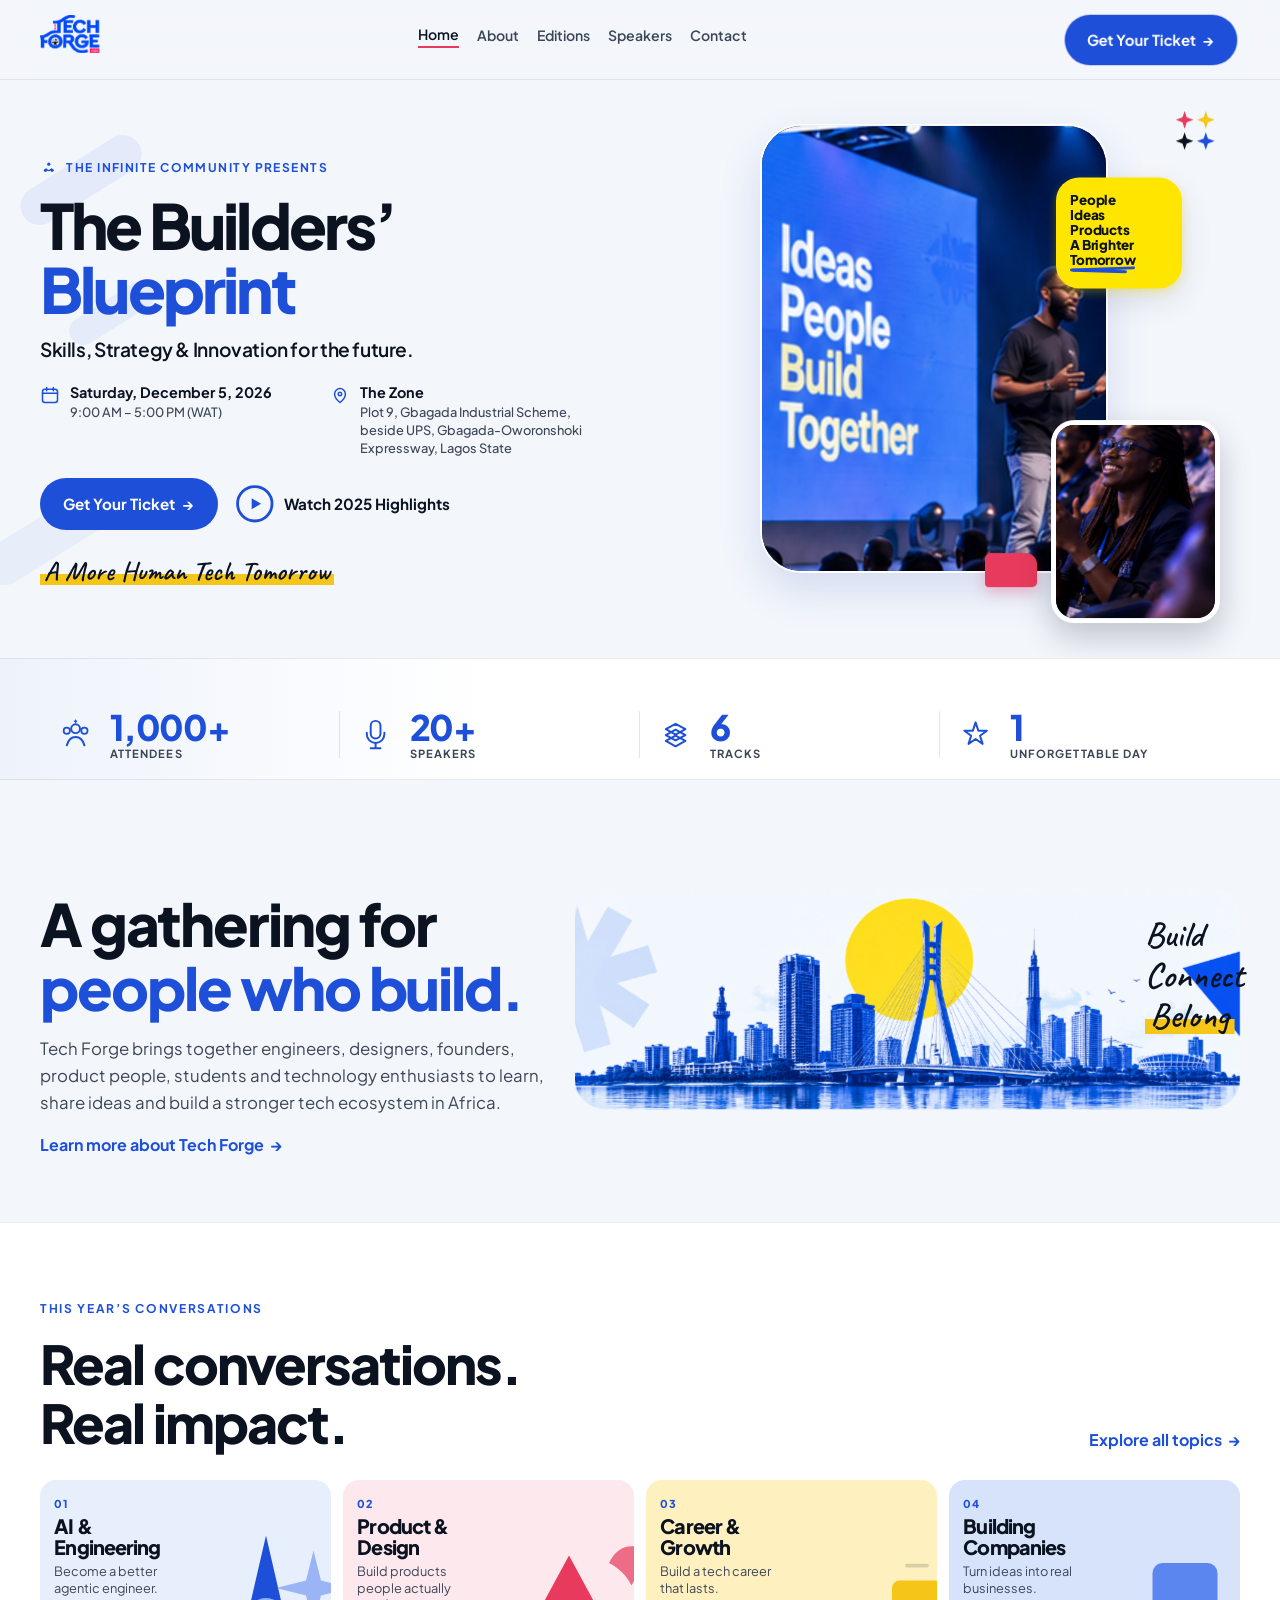
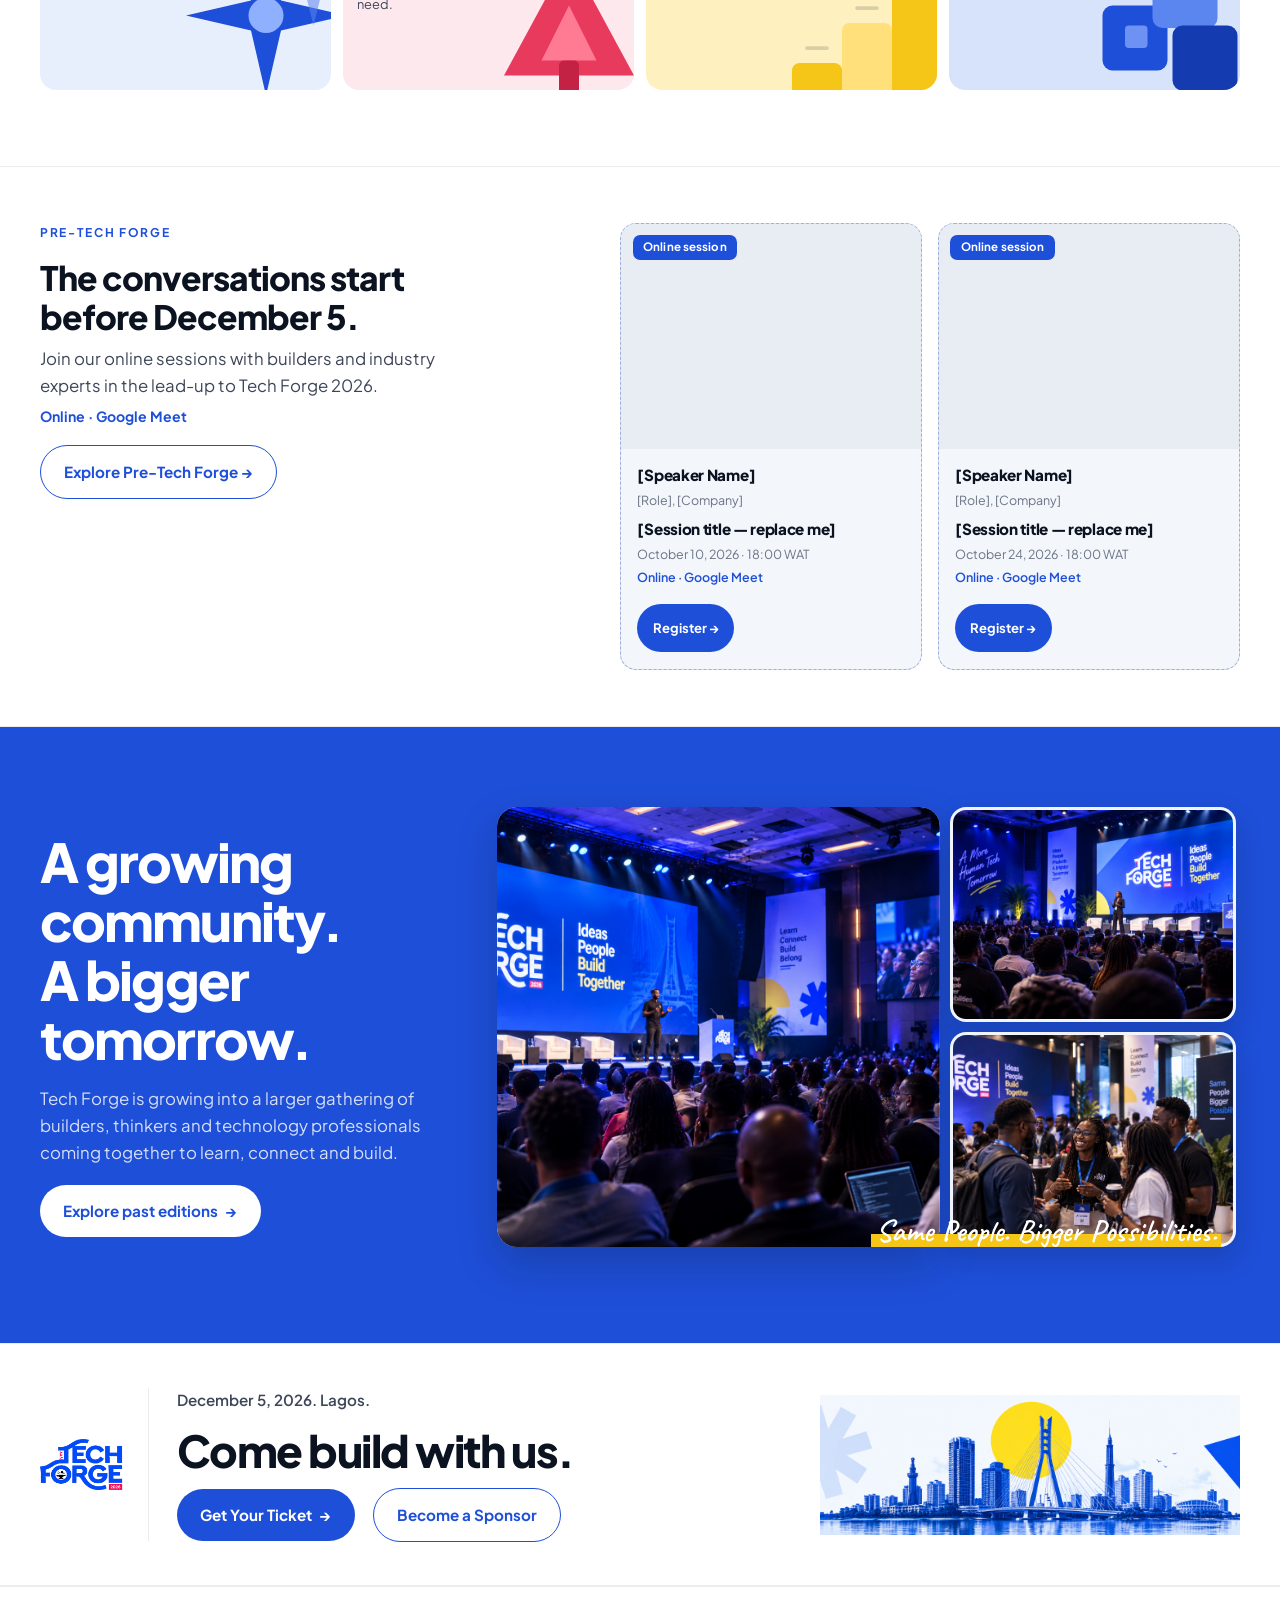
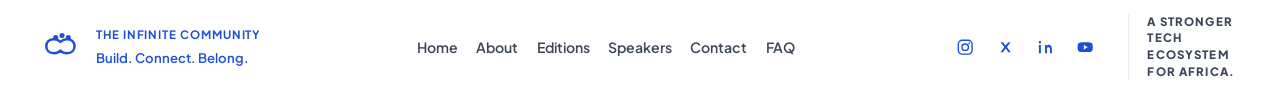
<file: index.html>
<!DOCTYPE html>
<html lang="en">
  <head>
    <meta charset="UTF-8" />
    <meta name="viewport" content="width=device-width, initial-scale=1.0" />
    <title>Tech Forge 2026 — The Builders' Blueprint</title>
    <meta
      name="description"
      content="Tech Forge brings together builders across Africa for a full day of skills, strategy and innovation. December 5, 2026 · Lagos."
    />
    <link rel="preconnect" href="https://fonts.googleapis.com" />
    <link rel="preconnect" href="https://fonts.gstatic.com" crossorigin />
    <link
      href="https://fonts.googleapis.com/css2?family=Caveat:wght@600;700&family=Plus+Jakarta+Sans:wght@500;600;700;800&display=swap"
      rel="stylesheet"
    />
    <link rel="stylesheet" href="styles.css" />
    <link rel="stylesheet" href="motion.css" />
    <script>
      (function () {
        try {
          if (!window.matchMedia("(prefers-reduced-motion: reduce)").matches) {
            document.documentElement.classList.add("motion-on");
            window.setTimeout(function () {
              if (!window.__tfMotionBooted) {
                document.documentElement.classList.remove("motion-on");
              }
            }, 1600);
          } else {
            document.documentElement.classList.add("motion-reduce");
          }
        } catch (e) {}
      })();
    </script>
  </head>
  <body>
    <!-- Header -->
    <header class="site-header">
      <input
        type="checkbox"
        id="nav-toggle"
        class="nav-checkbox"
        aria-hidden="true"
      />
      <div class="container site-header__inner">
        <a class="logo js-nav-item" href="index.html#top">
          <img
            class="logo__img logo__img--header"
            src="assets/techforge-logo.png"
            alt="Tech Forge"
            width="1291"
            height="781"
          />
        </a>

        <nav class="nav js-stagger js-stagger--tight" aria-label="Primary">
          <a href="index.html" aria-current="page">Home</a>
          <a href="about.html">About</a>
          <a href="editions.html">Editions</a>
          <a href="speakers.html">Speakers</a>
          <a href="contact.html">Contact</a>
        </nav>

        <a class="btn btn--primary header-cta js-nav-item" href="#tickets"
          >Get Your Ticket <span class="btn__arrow" aria-hidden="true">→</span></a
        >

        <label
          class="nav-toggle"
          for="nav-toggle"
          aria-label="Open navigation"
        >
          <span></span>
          <span></span>
          <span></span>
        </label>
      </div>
    </header>

    <main id="top">
      <!-- Hero -->
      <section class="hero" aria-labelledby="hero-heading">
        <div class="hero__bg" aria-hidden="true">
          <span class="hero__shape hero__shape--1"></span>
          <span class="hero__shape hero__shape--2"></span>
          <span class="hero__shape hero__shape--3"></span>
        </div>
        <div class="container hero__grid">
          <div class="hero__content">
            <p class="eyebrow js-hero-item">
              <svg
                class="eyebrow__mark"
                viewBox="0 0 24 24"
                fill="none"
                aria-hidden="true"
              >
                <circle cx="12" cy="7" r="2.2" fill="currentColor" />
                <circle cx="7.5" cy="15.5" r="2.2" fill="currentColor" />
                <circle cx="16.5" cy="15.5" r="2.2" fill="currentColor" />
                <path
                  d="M8.2 13.6c1.4 1.5 3 2.2 3.8 2.2s2.4-.7 3.8-2.2"
                  stroke="currentColor"
                  stroke-width="1.8"
                  stroke-linecap="round"
                />
              </svg>
              The Infinite Community Presents
            </p>

            <h1 class="hero__title" id="hero-heading">
              <span class="hero__title-line">The Builders’</span>
              <span class="text-blue hero__title-line">Blueprint</span>
            </h1>

            <p class="hero__support js-hero-item">
              Skills, Strategy &amp; Innovation for the future.
            </p>

            <div class="event-meta js-hero-item js-stagger js-stagger--tight">
              <div class="event-meta__col">
                <svg
                  class="event-meta__icon"
                  viewBox="0 0 24 24"
                  fill="none"
                  aria-hidden="true"
                >
                  <rect
                    x="3"
                    y="5"
                    width="18"
                    height="16"
                    rx="3"
                    stroke="currentColor"
                    stroke-width="1.8"
                  />
                  <path
                    d="M3 10h18M8 3v4M16 3v4"
                    stroke="currentColor"
                    stroke-width="1.8"
                    stroke-linecap="round"
                  />
                </svg>
                <div class="event-meta__text">
                  <p class="event-meta__primary">Saturday, December 5, 2026</p>
                  <p class="event-meta__secondary">9:00 AM – 5:00 PM (WAT)</p>
                </div>
              </div>
              <div class="event-meta__col">
                <svg
                  class="event-meta__icon"
                  viewBox="0 0 24 24"
                  fill="none"
                  aria-hidden="true"
                >
                  <path
                    d="M12 21s6.5-5.2 6.5-10.2A6.5 6.5 0 0 0 12 4.3a6.5 6.5 0 0 0-6.5 6.5C5.5 15.8 12 21 12 21Z"
                    stroke="currentColor"
                    stroke-width="1.8"
                    stroke-linejoin="round"
                  />
                  <circle
                    cx="12"
                    cy="10.8"
                    r="2.1"
                    stroke="currentColor"
                    stroke-width="1.8"
                  />
                </svg>
                <div class="event-meta__text">
                  <p class="event-meta__primary">The Zone</p>
                  <p class="event-meta__secondary">
                    Plot 9, Gbagada Industrial Scheme, beside
                    UPS, Gbagada-Oworonshoki Expressway, Lagos
                    State
                  </p>
                </div>
              </div>
            </div>

            <div class="btn-row js-hero-item">
              <a class="btn btn--primary" href="#tickets"
                >Get Your Ticket <span class="btn__arrow" aria-hidden="true">→</span></a
              >
              <a class="btn-play" href="editions-2025.html">
                <span class="btn-play__icon" aria-hidden="true">
                  <svg viewBox="0 0 24 24" fill="none">
                    <circle
                      cx="12"
                      cy="12"
                      r="11"
                      stroke="currentColor"
                      stroke-width="1.8"
                    />
                    <path d="M10 8.5v7l6-3.5-6-3.5Z" fill="currentColor" />
                  </svg>
                </span>
                Watch 2025 Highlights
              </a>
            </div>

            <p class="hero__script script js-hero-item js-reveal--script">
              <span class="script--highlight">A More Human Tech Tomorrow</span>
            </p>
          </div>

          <div class="hero__visual">
            <div class="hero__stack">
              <svg
                class="hero__spark js-hero-item js-parallax"
                data-parallax="8"
                viewBox="0 0 48 48"
                aria-hidden="true"
              >
                <path fill="#e83a5c" d="M12 2l2.4 7.2L22 12l-7.6 2.8L12 22l-2.4-7.2L2 12l7.6-2.8Z" />
                <path fill="#f5c518" d="M36 2l2.4 7.2L46 12l-7.6 2.8L36 22l-2.4-7.2L26 12l7.6-2.8Z" />
                <path fill="#0b1220" d="M12 26l2.4 7.2L22 36l-7.6 2.8L12 46l-2.4-7.2L2 36l7.6-2.8Z" />
                <path fill="#1e4fd8" d="M36 26l2.4 7.2L46 36l-7.6 2.8L36 46l-2.4-7.2L26 36l7.6-2.8Z" />
              </svg>

              <figure
                class="hero__photo js-hero-item js-parallax"
                data-parallax="12"
              >
                <img
                  src="assets/hero-stage.png"
                  alt="Speaker on stage at Tech Forge"
                  width="1400"
                  height="1810"
                />
              </figure>

              <aside
                class="hero__yellow js-hero-item js-reveal--note js-parallax"
                data-parallax="6"
                aria-hidden="true"
              >
                <p>People</p>
                <p>Ideas</p>
                <p>Products</p>
                <p>A Brighter</p>
                <p class="hero__yellow-accent">Tomorrow</p>
              </aside>

              <span
                class="hero__pink js-hero-item js-parallax"
                data-parallax="10"
                aria-hidden="true"
              ></span>

              <figure
                class="hero__inset js-hero-item js-reveal--inset js-parallax"
                data-parallax="22"
              >
                <img
                  src="assets/hero-audience.png"
                  alt="Audience member at Tech Forge"
                  width="900"
                  height="836"
                />
              </figure>
            </div>
          </div>
        </div>
      </section>

      <!-- Stats -->
      <section class="stats" aria-label="Event highlights">
        <div class="container stats__grid">
          <div class="stat js-reveal" data-count="1000" data-suffix="+">
            <svg class="stat__icon" viewBox="0 0 40 40" fill="none" aria-hidden="true">
              <circle cx="20" cy="14" r="4.5" stroke="currentColor" stroke-width="2" />
              <path
                d="M11 31c1.6-5.8 4.8-8.5 9-8.5s7.4 2.7 9 8.5"
                stroke="currentColor"
                stroke-width="2"
                stroke-linecap="round"
              />
              <circle cx="11" cy="16" r="3.2" stroke="currentColor" stroke-width="1.8" />
              <circle cx="29" cy="16" r="3.2" stroke="currentColor" stroke-width="1.8" />
              <path
                d="M20 3.8c.25 1.35 1 2.15 2.1 2.7-1.1.55-1.85 1.35-2.1 2.7-.25-1.35-1-2.15-2.1-2.7 1.1-.55 1.85-1.35 2.1-2.7Z"
                fill="currentColor"
              />
            </svg>
            <div class="stat__text">
              <p class="stat__value">1,000+</p>
              <p class="stat__label">Attendees</p>
            </div>
          </div>
          <div class="stat js-reveal" data-count="20" data-suffix="+">
            <svg class="stat__icon" viewBox="0 0 40 40" fill="none" aria-hidden="true">
              <rect
                x="15"
                y="6"
                width="10"
                height="18"
                rx="5"
                stroke="currentColor"
                stroke-width="2"
              />
              <path
                d="M11 18v1.5a9 9 0 0 0 18 0V18"
                stroke="currentColor"
                stroke-width="2"
                stroke-linecap="round"
              />
              <path
                d="M20 28.5V34M15 34h10"
                stroke="currentColor"
                stroke-width="2"
                stroke-linecap="round"
              />
            </svg>
            <div class="stat__text">
              <p class="stat__value">20+</p>
              <p class="stat__label">Speakers</p>
            </div>
          </div>
          <div class="stat js-reveal" data-count="6">
            <svg class="stat__icon" viewBox="0 0 40 40" fill="none" aria-hidden="true">
              <path
                d="M10 14.5 20 9l10 5.5-10 5.5L10 14.5Z"
                stroke="currentColor"
                stroke-width="2"
                stroke-linejoin="round"
              />
              <path
                d="M10 20.5 20 15l10 5.5-10 5.5L10 20.5Z"
                stroke="currentColor"
                stroke-width="2"
                stroke-linejoin="round"
              />
              <path
                d="M10 26.5 20 21l10 5.5-10 5.5L10 26.5Z"
                stroke="currentColor"
                stroke-width="2"
                stroke-linejoin="round"
              />
            </svg>
            <div class="stat__text">
              <p class="stat__value">6</p>
              <p class="stat__label">Tracks</p>
            </div>
          </div>
          <div class="stat js-reveal" data-count="1">
            <svg class="stat__icon" viewBox="0 0 40 40" fill="none" aria-hidden="true">
              <path
                d="M20 7.5 22.8 16h8.7l-7 5.1 2.7 8.4L20 24.5l-7.2 5 2.7-8.4-7-5.1h8.7L20 7.5Z"
                stroke="currentColor"
                stroke-width="2"
                stroke-linejoin="round"
              />
            </svg>
            <div class="stat__text">
              <p class="stat__value">1</p>
              <p class="stat__label">Unforgettable Day</p>
            </div>
          </div>
        </div>
      </section>

      <!-- About -->
      <section class="about section--compact" id="about" aria-labelledby="about-heading">
        <div class="container about__grid">
          <div class="about__visual">
            <figure class="media about__photo js-reveal js-reveal--from-right">
              <img
                src="assets/lagos-skyline.png"
                alt="Illustrated Lagos skyline"
                width="2172"
                height="724"
              />
            </figure>

            <p class="about__script script js-reveal js-reveal--script">
              Build<br />
              Connect<br />
              <span class="script--highlight">Belong</span>
            </p>
          </div>

          <div class="about__copy">
            <p class="section-label js-reveal">About Tech Forge</p>
            <h2 class="heading-lg about__heading js-reveal" id="about-heading">
              <span class="reveal-line">A gathering for</span>
              <span class="text-blue reveal-line">people who build.</span>
            </h2>
            <p class="body-text js-reveal">
              Tech Forge brings together engineers, designers, founders, product
              people, students and technology enthusiasts to learn, share ideas
              and build a stronger tech ecosystem in Africa.
            </p>
            <a class="link-arrow js-reveal" href="about.html"
              >Learn more about Tech Forge
              <span class="link-arrow__glyph" aria-hidden="true">→</span></a
            >
          </div>
        </div>
      </section>

      <!-- Conversations -->
      <section
        class="topics section"
        id="programme"
        aria-labelledby="topics-heading"
      >
        <div class="container">
          <div class="topics__head js-reveal">
            <div>
              <p class="section-label">This Year’s Conversations</p>
              <h2 class="heading-lg" id="topics-heading">
                Real conversations. Real impact.
              </h2>
            </div>
            <a class="link-arrow" href="#programme"
              >Explore all topics
              <span class="link-arrow__glyph" aria-hidden="true">→</span></a
            >
          </div>

          <div class="topics__grid js-stagger js-stagger--topics">
            <article class="topic topic--blue">
              <div class="topic__copy">
                <span class="topic__num">01</span>
                <h3 class="topic__title">AI &amp; Engineering</h3>
                <p class="topic__hook">Become a better agentic engineer.</p>
              </div>
              <svg
                class="topic__art"
                viewBox="0 0 160 160"
                aria-hidden="true"
              >
                <path
                  fill="#1e4fd8"
                  d="M80 6 92 58 144 70 92 82 80 134 68 82 16 70 68 58Z"
                />
                <circle cx="80" cy="70" r="14" fill="#8fb0ff" />
                <path
                  fill="#5b86f0"
                  opacity="0.55"
                  d="M118 18 124 42 148 48 124 54 118 78 112 54 88 48 112 42Z"
                />
              </svg>
            </article>

            <article class="topic topic--pink">
              <div class="topic__copy">
                <span class="topic__num">02</span>
                <h3 class="topic__title">Product &amp; Design</h3>
                <p class="topic__hook">Build products people actually need.</p>
              </div>
              <svg
                class="topic__art"
                viewBox="0 0 160 160"
                aria-hidden="true"
              >
                <path
                  fill="#e83a5c"
                  d="M28 118 80 22l52 96H28Z"
                />
                <path fill="#ff7a93" d="M58 106h44L80 62Z" />
                <rect x="72" y="106" width="16" height="32" rx="4" fill="#c42245" />
                <path
                  fill="#e83a5c"
                  d="M112 28c8-18 28-18 36 0-8 4-14 10-18 18-4-8-10-14-18-18Z"
                  opacity="0.7"
                />
              </svg>
            </article>

            <article class="topic topic--yellow">
              <div class="topic__copy">
                <span class="topic__num">03</span>
                <h3 class="topic__title">Career &amp; Growth</h3>
                <p class="topic__hook">Build a tech career that lasts.</p>
              </div>
              <svg
                class="topic__art"
                viewBox="0 0 160 160"
                aria-hidden="true"
              >
                <rect x="16" y="108" width="40" height="34" rx="6" fill="#f5c518" />
                <rect x="56" y="76" width="40" height="66" rx="6" fill="#ffe07a" />
                <rect x="96" y="42" width="40" height="100" rx="6" fill="#f5c518" />
                <path
                  d="M28 96h16M68 64h16M108 30h16"
                  stroke="#0b1220"
                  stroke-width="3"
                  stroke-linecap="round"
                  opacity="0.15"
                />
              </svg>
            </article>

            <article class="topic topic--navy">
              <div class="topic__copy">
                <span class="topic__num">04</span>
                <h3 class="topic__title">Building Companies</h3>
                <p class="topic__hook">Turn ideas into real businesses.</p>
              </div>
              <svg
                class="topic__art"
                viewBox="0 0 160 160"
                aria-hidden="true"
              >
                <rect x="22" y="62" width="52" height="52" rx="8" fill="#1e4fd8" />
                <rect x="62" y="28" width="52" height="52" rx="8" fill="#5b86f0" />
                <rect x="78" y="78" width="52" height="52" rx="8" fill="#153bb0" />
                <rect x="40" y="78" width="18" height="18" rx="3" fill="#8fb0ff" opacity="0.7" />
              </svg>
            </article>
          </div>
        </div>
      </section>

      <!-- Pre-Tech Forge (compact) -->
      <section
        class="ptf-home section js-reveal"
        id="pre-tech-forge"
        aria-labelledby="ptf-home-heading"
      >
        <div id="ptf-home"></div>
      </section>

      <!-- Community / Past editions -->
      <section
        class="community section"
        id="editions"
        aria-labelledby="community-heading"
      >
        <div class="container community__grid">
          <div class="community__copy js-reveal">
            <h2 class="heading-lg" id="community-heading">
              <span class="reveal-line">A growing community.</span>
              <span class="reveal-line">A bigger tomorrow.</span>
            </h2>
            <p class="body-text">
              Tech Forge is growing into a larger gathering of builders, thinkers
              and technology professionals coming together to learn, connect and
              build.
            </p>
            <a class="btn btn--light" href="editions.html"
              >Explore past editions <span class="btn__arrow" aria-hidden="true">→</span></a
            >
          </div>

          <div class="community__gallery js-stagger" id="gallery">
            <figure class="media community__main js-reveal--image">
              <img
                src="assets/conference-wide.png"
                alt="Tech Forge audience smiling together"
                width="1536"
                height="1024"
              />
            </figure>
            <figure class="media community__side community__side--top">
              <img
                src="assets/conference-stage-alt.png"
                alt="Conference stage from a past Tech Forge"
                width="1536"
                height="1024"
              />
            </figure>
            <figure class="media community__side community__side--bottom">
              <img
                src="assets/networking.png"
                alt="Networking at Tech Forge"
                width="1536"
                height="1024"
              />
            </figure>

            <p class="community__script script js-reveal--script">
              <span class="script--highlight"
                >Same People. Bigger Possibilities.</span
              >
            </p>
          </div>
        </div>
      </section>

      <!-- Final CTA -->
      <section
        class="final-cta"
        id="tickets"
        aria-labelledby="cta-heading"
      >
        <div class="container final-cta__inner">
          <div class="final-cta__brand">
            <img
              class="final-cta__logo"
              src="assets/techforge-logo.png"
              alt="Tech Forge"
              width="1291"
              height="781"
            />
          </div>

          <div class="final-cta__copy js-reveal">
            <p class="final-cta__eyebrow">December 5, 2026. Lagos.</p>
            <h2 class="final-cta__title" id="cta-heading">
              <span class="reveal-line">Come build with us.</span>
            </h2>
            <div class="btn-row js-reveal">
              <a class="btn btn--primary" href="#tickets"
                >Get Your Ticket <span class="btn__arrow" aria-hidden="true">→</span></a
              >
              <a class="btn btn--outline" href="contact.html">Become a Sponsor</a>
            </div>
          </div>

          <img
            class="final-cta__skyline js-reveal js-reveal--from-right"
            src="assets/lagos-skyline.png"
            alt=""
            width="2172"
            height="724"
            aria-hidden="true"
          />
        </div>
      </section>
    </main>

    <!-- Footer -->
    <footer class="site-footer" id="partners">
      <div class="container site-footer__grid" id="faq">
        <div class="footer-brand">
          <span class="footer-brand__mark" aria-hidden="true">
            <svg viewBox="0 0 56 40" fill="none">
              <circle cx="20" cy="8" r="3.2" fill="currentColor" />
              <circle cx="28" cy="5.5" r="3.2" fill="currentColor" />
              <circle cx="36" cy="8" r="3.2" fill="currentColor" />
              <path
                d="M18 28c-6.5 0-10-4.2-10-9s3.5-9 10-9c3.2 0 5.6 1.1 8 3.4C28.4 11.1 30.8 10 34 10c6.5 0 10 4.2 10 9s-3.5 9-10 9c-3.2 0-5.6-1.1-8-3.4C23.6 26.9 21.2 28 18 28Z"
                stroke="currentColor"
                stroke-width="3.2"
                stroke-linecap="round"
                stroke-linejoin="round"
              />
            </svg>
          </span>
          <div class="footer-brand__text">
            <p class="footer-brand__sub">The Infinite Community</p>
            <p class="footer-brand__tag">Build. Connect. Belong.</p>
          </div>
        </div>

        <nav class="footer-nav" aria-label="Footer">
          <a href="index.html">Home</a>
          <a href="about.html">About</a>
          <a href="editions.html">Editions</a>
          <a href="speakers.html">Speakers</a>
          <a href="contact.html">Contact</a>
          <a href="index.html#faq">FAQ</a>
        </nav>

        <div class="footer-social" aria-label="Social links">
          <a href="#" aria-label="Instagram" rel="noopener">
            <svg viewBox="0 0 24 24" fill="none" aria-hidden="true">
              <rect
                x="3"
                y="3"
                width="18"
                height="18"
                rx="5"
                stroke="currentColor"
                stroke-width="1.8"
              />
              <circle
                cx="12"
                cy="12"
                r="4.2"
                stroke="currentColor"
                stroke-width="1.8"
              />
              <circle cx="17.2" cy="6.8" r="1.1" fill="currentColor" />
            </svg>
          </a>
          <a href="#" aria-label="X" rel="noopener">
            <svg viewBox="0 0 24 24" fill="currentColor" aria-hidden="true">
              <path
                d="M6 5.5h3.1l3.1 4.3L16.2 5.5H19l-4.7 6.1L19.2 18.5h-3.1l-3.4-4.7-3.8 4.7H5.8l5-6.3L6 5.5Z"
              />
            </svg>
          </a>
          <a href="#" aria-label="LinkedIn" rel="noopener">
            <svg viewBox="0 0 24 24" fill="currentColor" aria-hidden="true">
              <path
                d="M6.4 9.2H3.8V20h2.6V9.2ZM5.1 4c-.9 0-1.6.7-1.6 1.6S4.2 7.2 5.1 7.2s1.6-.7 1.6-1.6S6 4 5.1 4ZM20.2 12.3c0-2.5-1.6-3.6-3.3-3.6-1.2 0-2 .5-2.5 1.3h-.1V9.2h-2.5c0 .6 0 10.8 0 10.8h2.5v-6c0-.3 0-.6.1-.8.3-.6.9-1.2 1.9-1.2 1.3 0 1.9.9 1.9 2.3V20h2.5v-7.7Z"
              />
            </svg>
          </a>
          <a href="#" aria-label="YouTube" rel="noopener">
            <svg viewBox="0 0 24 24" fill="currentColor" aria-hidden="true">
              <path
                d="M21.5 8.2a3 3 0 0 0-2.1-2.1C17.6 5.6 12 5.6 12 5.6s-5.6 0-7.4.5A3 3 0 0 0 2.5 8.2 31.4 31.4 0 0 0 2 12a31.4 31.4 0 0 0 .5 3.8 3 3 0 0 0 2.1 2.1c1.8.5 7.4.5 7.4.5s5.6 0 7.4-.5a3 3 0 0 0 2.1-2.1A31.4 31.4 0 0 0 22 12a31.4 31.4 0 0 0-.5-3.8ZM10.2 14.9V9.1L15.2 12l-5 2.9Z"
              />
            </svg>
          </a>
        </div>

        <p class="footer-closing">A stronger tech ecosystem for Africa.</p>
      </div>
    </footer>
    <script src="pre-tech-forge-data.js" defer></script>
    <script src="pre-tech-forge.js" defer></script>
    <script src="home-motion.js" defer></script>
  </body>
</html>
</file>
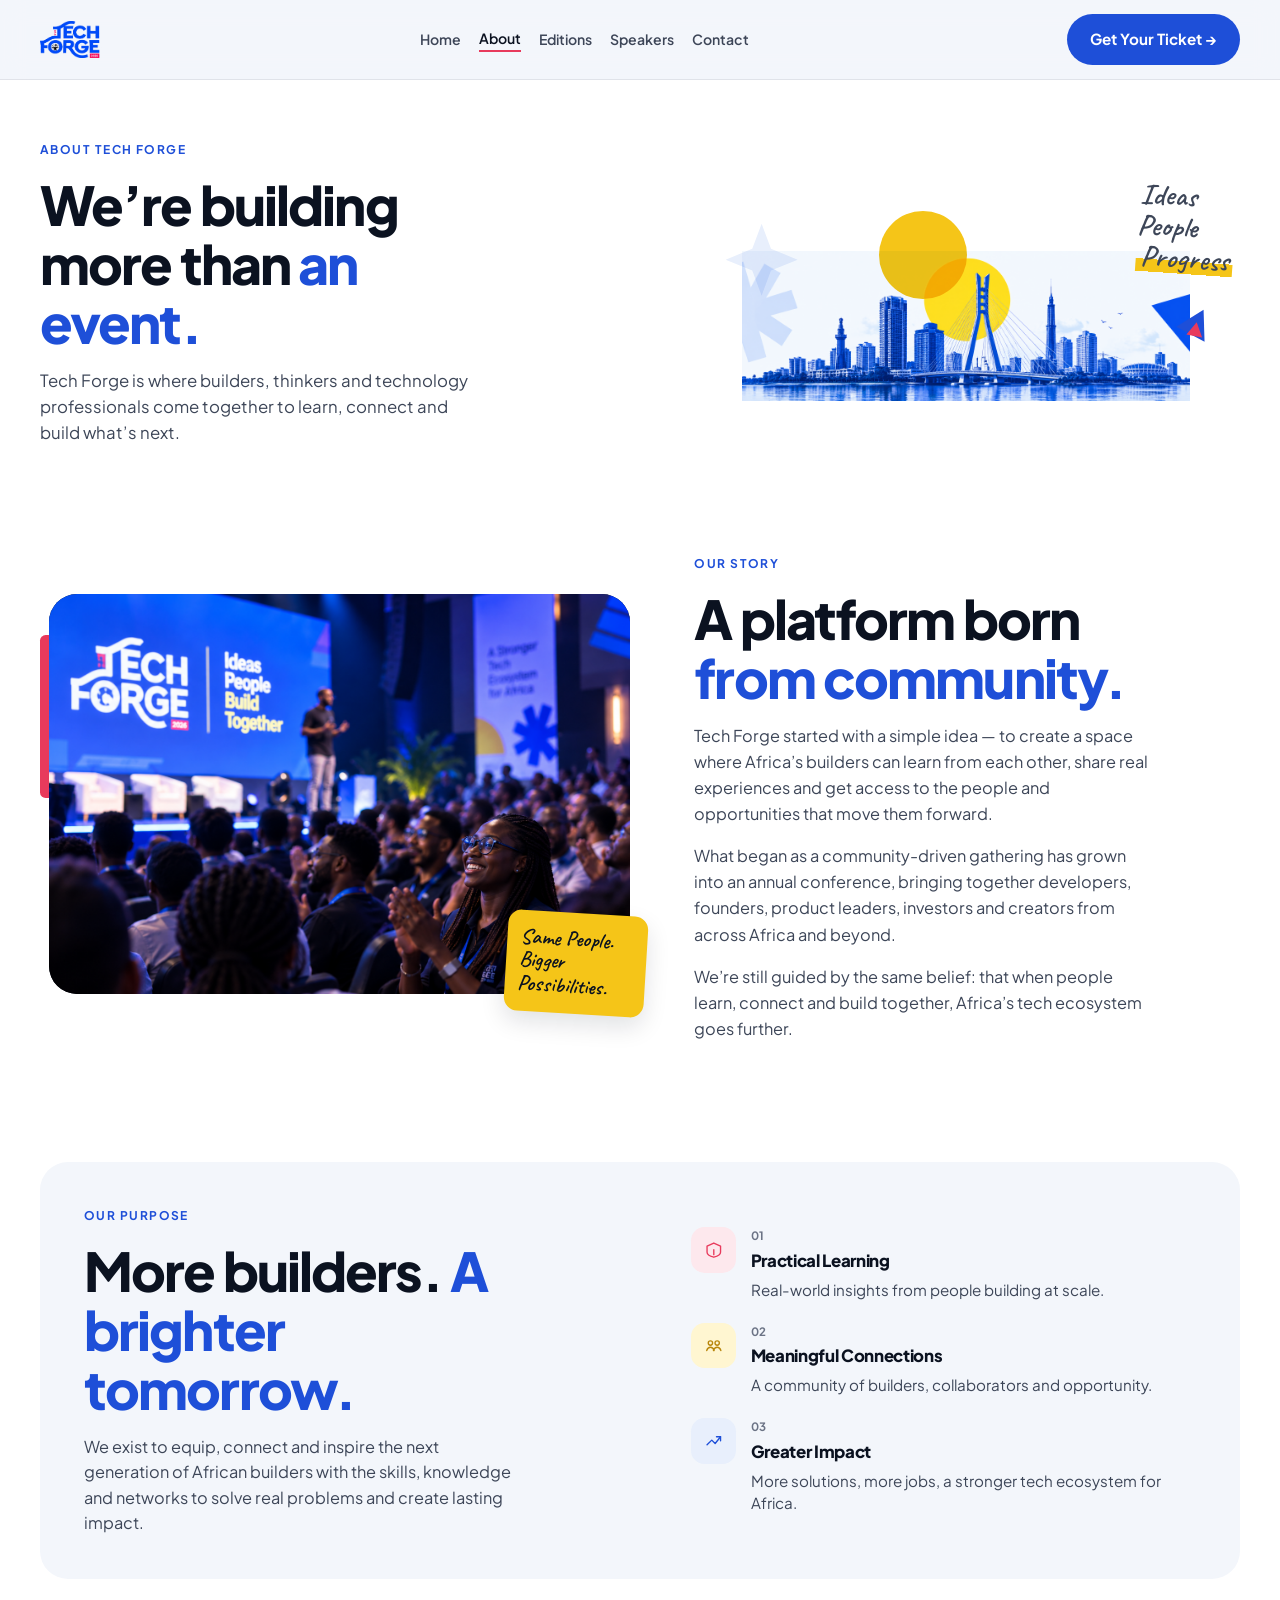
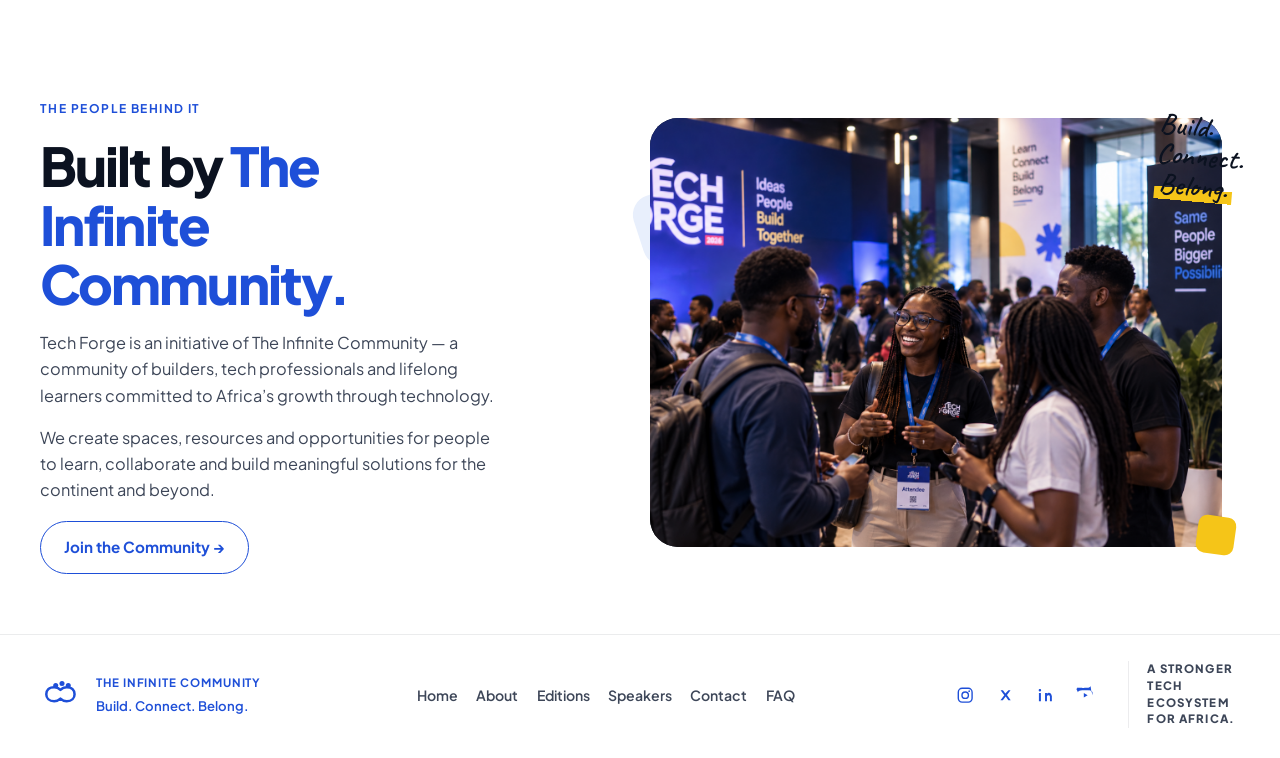
<file: about.html>
<!DOCTYPE html>
<html lang="en">
  <head>
    <meta charset="UTF-8" />
    <meta name="viewport" content="width=device-width, initial-scale=1.0" />
    <title>About — Tech Forge 2026</title>
    <meta
      name="description"
      content="Tech Forge is where Africa’s builders learn, connect and build what’s next — an initiative of The Infinite Community."
    />
    <link rel="preconnect" href="https://fonts.googleapis.com" />
    <link rel="preconnect" href="https://fonts.gstatic.com" crossorigin />
    <link
      href="https://fonts.googleapis.com/css2?family=Caveat:wght@600;700&family=Plus+Jakarta+Sans:wght@500;600;700;800&display=swap"
      rel="stylesheet"
    />
    <link rel="stylesheet" href="styles.css" />
  </head>
  <body>
    <header class="site-header">
      <input
        type="checkbox"
        id="nav-toggle"
        class="nav-checkbox"
        aria-hidden="true"
      />
      <div class="container site-header__inner">
        <a class="logo" href="index.html">
          <img
            class="logo__img logo__img--header"
            src="assets/techforge-logo.png"
            alt="Tech Forge"
            width="1291"
            height="781"
          />
        </a>

        <nav class="nav" aria-label="Primary">
          <a href="index.html">Home</a>
          <a href="about.html" aria-current="page">About</a>
          <a href="editions.html">Editions</a>
          <a href="speakers.html">Speakers</a>
          <a href="contact.html">Contact</a>
        </nav>

        <a class="btn btn--primary header-cta" href="index.html#tickets"
          >Get Your Ticket →</a
        >

        <label
          class="nav-toggle"
          for="nav-toggle"
          aria-label="Open navigation"
        >
          <span></span>
          <span></span>
          <span></span>
        </label>
      </div>
    </header>

    <main id="top">
      <!-- About introduction -->
      <section class="page-intro" aria-labelledby="about-heading">
        <div class="container page-intro__grid">
          <div class="page-intro__copy">
            <p class="eyebrow">About Tech Forge</p>
            <h1 class="heading-lg page-intro__title" id="about-heading">
              We’re building more than
              <span class="text-blue">an event.</span>
            </h1>
            <p class="page-intro__lede">
              Tech Forge is where builders, thinkers and technology professionals
              come together to learn, connect and build what’s next.
            </p>
          </div>

          <div class="page-intro__visual" aria-hidden="true">
            <span class="page-intro__star"></span>
            <span class="page-intro__sun"></span>
            <span class="page-intro__tri"></span>
            <img
              class="page-intro__skyline"
              src="assets/lagos-skyline.png"
              alt=""
              width="2172"
              height="724"
            />
            <p class="page-intro__script script">
              Ideas<br />
              People<br />
              <span class="script--highlight">Progress</span>
            </p>
          </div>
        </div>
      </section>

      <!-- Our Story -->
      <section class="about-story section--compact" aria-labelledby="story-heading">
        <div class="container about-story__grid">
          <div class="about-story__media">
            <span class="about-story__accent" aria-hidden="true"></span>
            <figure class="about-story__photo">
              <img
                src="assets/second.png"
                alt="Audience at a Tech Forge gathering"
                width="1536"
                height="1024"
              />
            </figure>
            <aside class="about-story__note script" aria-hidden="true">
              Same People.<br />
              Bigger<br />
              Possibilities.
            </aside>
          </div>

          <div class="about-story__copy">
            <p class="eyebrow">Our Story</p>
            <h2 class="heading-lg about-story__title" id="story-heading">
              A platform born
              <span class="text-blue">from community.</span>
            </h2>
            <div class="about-story__body">
              <p>
                Tech Forge started with a simple idea — to create a space where
                Africa’s builders can learn from each other, share real
                experiences and get access to the people and opportunities that
                move them forward.
              </p>
              <p>
                What began as a community-driven gathering has grown into an
                annual conference, bringing together developers, founders,
                product leaders, investors and creators from across Africa and
                beyond.
              </p>
              <p>
                We’re still guided by the same belief: that when people learn,
                connect and build together, Africa’s tech ecosystem goes further.
              </p>
            </div>
          </div>
        </div>
      </section>

      <!-- Our Purpose -->
      <section class="about-purpose section--compact" aria-labelledby="purpose-heading">
        <div class="container">
          <div class="about-purpose__panel">
            <div class="about-purpose__copy">
              <p class="eyebrow">Our Purpose</p>
              <h2 class="heading-lg about-purpose__title" id="purpose-heading">
                More builders.
                <span class="text-blue">A brighter tomorrow.</span>
              </h2>
              <p class="about-purpose__lede">
                We exist to equip, connect and inspire the next generation of
                African builders with the skills, knowledge and networks to solve
                real problems and create lasting impact.
              </p>
            </div>

            <ol class="about-purpose__list">
              <li class="purpose-item">
                <span class="purpose-item__icon purpose-item__icon--learn" aria-hidden="true">
                  <svg viewBox="0 0 32 32" fill="none">
                    <path
                      d="M6 10.5 16 6l10 4.5v9.2c0 3.4-4.2 5.8-10 7.3-5.8-1.5-10-3.9-10-7.3V10.5Z"
                      stroke="currentColor"
                      stroke-width="2"
                      stroke-linejoin="round"
                    />
                    <path
                      d="M16 16v7.2"
                      stroke="currentColor"
                      stroke-width="2"
                      stroke-linecap="round"
                    />
                  </svg>
                </span>
                <div>
                  <p class="purpose-item__num">01</p>
                  <h3 class="purpose-item__title">Practical Learning</h3>
                  <p class="purpose-item__text">
                    Real-world insights from people building at scale.
                  </p>
                </div>
              </li>

              <li class="purpose-item">
                <span class="purpose-item__icon purpose-item__icon--connect" aria-hidden="true">
                  <svg viewBox="0 0 32 32" fill="none">
                    <circle cx="11" cy="12" r="3.2" stroke="currentColor" stroke-width="2" />
                    <circle cx="21" cy="12" r="3.2" stroke="currentColor" stroke-width="2" />
                    <path
                      d="M5.5 23c1-3.2 3.2-4.8 5.5-4.8S15.5 19.8 16.5 23M15.5 23c1-3.2 3.2-4.8 5.5-4.8s4.5 1.6 5.5 4.8"
                      stroke="currentColor"
                      stroke-width="2"
                      stroke-linecap="round"
                    />
                  </svg>
                </span>
                <div>
                  <p class="purpose-item__num">02</p>
                  <h3 class="purpose-item__title">Meaningful Connections</h3>
                  <p class="purpose-item__text">
                    A community of builders, collaborators and opportunity.
                  </p>
                </div>
              </li>

              <li class="purpose-item">
                <span class="purpose-item__icon purpose-item__icon--impact" aria-hidden="true">
                  <svg viewBox="0 0 32 32" fill="none">
                    <path
                      d="M6 22 13 15l5 5 8-10"
                      stroke="currentColor"
                      stroke-width="2"
                      stroke-linecap="round"
                      stroke-linejoin="round"
                    />
                    <path
                      d="M20 10h6v6"
                      stroke="currentColor"
                      stroke-width="2"
                      stroke-linecap="round"
                      stroke-linejoin="round"
                    />
                  </svg>
                </span>
                <div>
                  <p class="purpose-item__num">03</p>
                  <h3 class="purpose-item__title">Greater Impact</h3>
                  <p class="purpose-item__text">
                    More solutions, more jobs, a stronger tech ecosystem for
                    Africa.
                  </p>
                </div>
              </li>
            </ol>
          </div>
        </div>
      </section>

      <!-- Infinite Community -->
      <section
        class="about-community section--compact"
        aria-labelledby="community-people-heading"
      >
        <div class="container about-community__grid">
          <div class="about-community__copy">
            <p class="eyebrow">The People Behind It</p>
            <h2 class="heading-lg about-community__title" id="community-people-heading">
              Built by
              <span class="text-blue">The Infinite Community.</span>
            </h2>
            <div class="about-community__body">
              <p>
                Tech Forge is an initiative of The Infinite Community — a
                community of builders, tech professionals and lifelong learners
                committed to Africa’s growth through technology.
              </p>
              <p>
                We create spaces, resources and opportunities for people to
                learn, collaborate and build meaningful solutions for the
                continent and beyond.
              </p>
            </div>
            <a class="btn btn--outline" href="contact.html"
              >Join the Community →</a
            >
          </div>

          <div class="about-community__media">
            <span class="about-community__blob" aria-hidden="true"></span>
            <figure class="about-community__photo">
              <img
                src="assets/networking.png"
                alt="Builders connecting at Tech Forge"
                width="1536"
                height="1024"
              />
            </figure>
            <span class="about-community__chip" aria-hidden="true"></span>
            <p class="about-community__script script" aria-hidden="true">
              Build.<br />
              Connect.<br />
              <span class="script--highlight">Belong.</span>
            </p>
          </div>
        </div>
      </section>
    </main>

    <footer class="site-footer" id="partners">
      <div class="container site-footer__grid" id="faq">
        <div class="footer-brand">
          <span class="footer-brand__mark" aria-hidden="true">
            <svg viewBox="0 0 56 40" fill="none">
              <circle cx="20" cy="8" r="3.2" fill="currentColor" />
              <circle cx="28" cy="5.5" r="3.2" fill="currentColor" />
              <circle cx="36" cy="8" r="3.2" fill="currentColor" />
              <path
                d="M18 28c-6.5 0-10-4.2-10-9s3.5-9 10-9c3.2 0 5.6 1.1 8 3.4C28.4 11.1 30.8 10 34 10c6.5 0 10 4.2 10 9s-3.5 9-10 9c-3.2 0-5.6-1.1-8-3.4C23.6 26.9 21.2 28 18 28Z"
                stroke="currentColor"
                stroke-width="3.2"
                stroke-linecap="round"
                stroke-linejoin="round"
              />
            </svg>
          </span>
          <div class="footer-brand__text">
            <p class="footer-brand__sub">The Infinite Community</p>
            <p class="footer-brand__tag">Build. Connect. Belong.</p>
          </div>
        </div>

        <nav class="footer-nav" aria-label="Footer">
          <a href="index.html">Home</a>
          <a href="about.html">About</a>
          <a href="editions.html">Editions</a>
          <a href="speakers.html">Speakers</a>
          <a href="contact.html">Contact</a>
          <a href="index.html#faq">FAQ</a>
        </nav>

        <div class="footer-social" aria-label="Social links">
          <a href="#" aria-label="Instagram" rel="noopener">
            <svg viewBox="0 0 24 24" fill="none" aria-hidden="true">
              <rect
                x="3"
                y="3"
                width="18"
                height="18"
                rx="5"
                stroke="currentColor"
                stroke-width="1.8"
              />
              <circle
                cx="12"
                cy="12"
                r="4.2"
                stroke="currentColor"
                stroke-width="1.8"
              />
              <circle cx="17.2" cy="6.8" r="1.1" fill="currentColor" />
            </svg>
          </a>
          <a href="#" aria-label="X" rel="noopener">
            <svg viewBox="0 0 24 24" fill="currentColor" aria-hidden="true">
              <path
                d="M6 5.5h3.1l3.1 4.3L16.2 5.5H19l-4.7 6.1L19.2 18.5h-3.1l-3.4-4.7-3.8 4.7H5.8l5-6.3L6 5.5Z"
              />
            </svg>
          </a>
          <a href="#" aria-label="LinkedIn" rel="noopener">
            <svg viewBox="0 0 24 24" fill="currentColor" aria-hidden="true">
              <path
                d="M6.4 9.2H3.8V20h2.6V9.2ZM5.1 4c-.9 0-1.6.7-1.6 1.6S4.2 7.2 5.1 7.2s1.6-.7 1.6-1.6S6 4 5.1 4ZM20.2 12.3c0-2.5-1.6-3.6-3.3-3.6-1.2 0-2 .5-2.5 1.3h-.1V9.2h-2.5c0 .6 0 10.8 0 10.8h2.5v-6c0-.3 0-.6.1-.8.3-.6.9-1.2 1.9-1.2 1.3 0 1.9.9 1.9 2.3V20h2.5v-7.7Z"
              />
            </svg>
          </a>
          <a href="#" aria-label="YouTube" rel="noopener">
            <svg viewBox="0 0 24 24" fill="currentColor" aria-hidden="true">
              <path
                d="M21.5 8.2a3 3 0 0 0-2.1-2.1C17.6 5.6 12 5.6 12 5.6s-5.6 0-7.4.5A3 3 0 0 0 2.5 8.2 31.4 31.4 0 0 0 .5 3.8 3 3 0 0 0 2.1 2.1c1.8.5 7.4.5 7.4.5s5.6 0 7.4-.5a3 3 0 0 0 2.1-2.1A31.4 31.4 0 0 0 22 12a31.4 31.4 0 0 0-.5-3.8ZM10.2 14.9V9.1L15.2 12l-5 2.9Z"
              />
            </svg>
          </a>
        </div>

        <p class="footer-closing">A stronger tech ecosystem for Africa.</p>
      </div>
    </footer>
  </body>
</html>
</file>
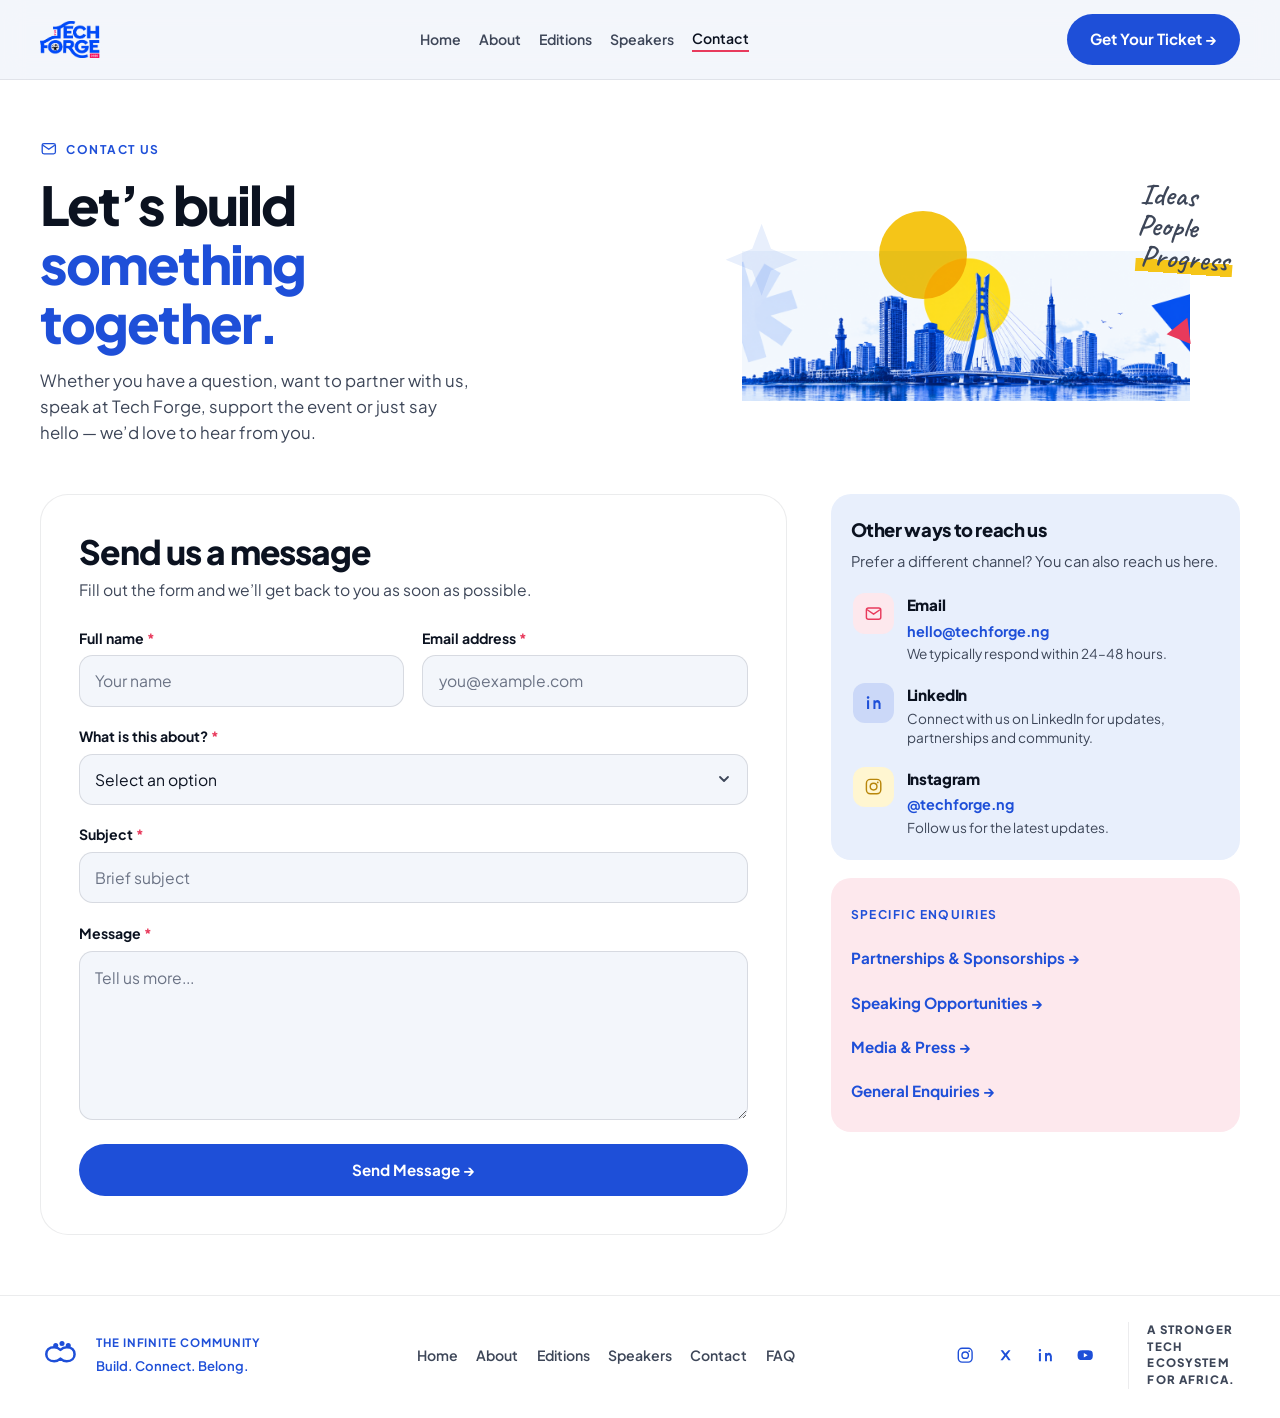
<file: contact.html>
<!DOCTYPE html>
<html lang="en">
  <head>
    <meta charset="UTF-8" />
    <meta name="viewport" content="width=device-width, initial-scale=1.0" />
    <title>Contact — Tech Forge 2026</title>
    <meta
      name="description"
      content="Get in touch with Tech Forge — partnerships, speaking, media, volunteering, and general enquiries."
    />
    <link rel="preconnect" href="https://fonts.googleapis.com" />
    <link rel="preconnect" href="https://fonts.gstatic.com" crossorigin />
    <link
      href="https://fonts.googleapis.com/css2?family=Caveat:wght@600;700&family=Plus+Jakarta+Sans:wght@500;600;700;800&display=swap"
      rel="stylesheet"
    />
    <link rel="stylesheet" href="styles.css" />
  </head>
  <body>
    <header class="site-header">
      <input
        type="checkbox"
        id="nav-toggle"
        class="nav-checkbox"
        aria-hidden="true"
      />
      <div class="container site-header__inner">
        <a class="logo" href="index.html">
          <img
            class="logo__img logo__img--header"
            src="assets/techforge-logo.png"
            alt="Tech Forge"
            width="1291"
            height="781"
          />
        </a>

        <nav class="nav" aria-label="Primary">
          <a href="index.html">Home</a>
          <a href="about.html">About</a>
          <a href="editions.html">Editions</a>
          <a href="speakers.html">Speakers</a>
          <a href="contact.html" aria-current="page">Contact</a>
        </nav>

        <a class="btn btn--primary header-cta" href="index.html#tickets"
          >Get Your Ticket →</a
        >

        <label
          class="nav-toggle"
          for="nav-toggle"
          aria-label="Open navigation"
        >
          <span></span>
          <span></span>
          <span></span>
        </label>
      </div>
    </header>

    <main id="top">
      <!-- Contact introduction -->
      <section class="page-intro" aria-labelledby="contact-heading">
        <div class="container page-intro__grid">
          <div class="page-intro__copy">
            <p class="eyebrow">
              <svg
                class="eyebrow__mark"
                viewBox="0 0 24 24"
                fill="none"
                aria-hidden="true"
              >
                <rect
                  x="3"
                  y="5"
                  width="18"
                  height="14"
                  rx="2.5"
                  stroke="currentColor"
                  stroke-width="1.8"
                />
                <path
                  d="m4.5 7.5 7.5 5.2L19.5 7.5"
                  stroke="currentColor"
                  stroke-width="1.8"
                  stroke-linecap="round"
                  stroke-linejoin="round"
                />
              </svg>
              Contact Us
            </p>
            <h1 class="heading-lg page-intro__title" id="contact-heading">
              Let’s build
              <span class="text-blue">something together.</span>
            </h1>
            <p class="page-intro__lede">
              Whether you have a question, want to partner with us, speak at Tech
              Forge, support the event or just say hello — we’d love to hear from
              you.
            </p>
          </div>

          <div class="page-intro__visual" aria-hidden="true">
            <span class="page-intro__star"></span>
            <span class="page-intro__sun"></span>
            <span class="page-intro__wedge"></span>
            <img
              class="page-intro__skyline"
              src="assets/lagos-skyline.png"
              alt=""
              width="2172"
              height="724"
            />
            <p class="page-intro__script script">
              Ideas<br />
              People<br />
              <span class="script--highlight">Progress</span>
            </p>
          </div>
        </div>
      </section>

      <!-- Contact form + sidebar -->
      <section
        class="contact-area section--compact"
        aria-labelledby="contact-form-heading"
      >
        <div class="container contact-area__grid">
          <div class="contact-form-panel" id="contact-form-panel">
            <div class="contact-form-panel__header">
              <h2 class="heading-md" id="contact-form-heading">
                Send us a message
              </h2>
              <p class="contact-form-panel__lede">
                Fill out the form and we’ll get back to you as soon as possible.
              </p>
            </div>

            <div
              class="contact-status"
              id="contact-status"
              role="status"
              aria-live="polite"
              tabindex="-1"
              hidden
            ></div>

            <form
              class="contact-form"
              id="contact-form"
              novalidate
              data-contact-form
            >
              <div class="contact-form__row contact-form__row--split">
                <div class="field">
                  <label class="field__label" for="contact-name"
                    >Full name <span class="field__req" aria-hidden="true">*</span
                    ><span class="visually-hidden"> (required)</span></label
                  >
                  <input
                    class="field__control"
                    type="text"
                    id="contact-name"
                    name="name"
                    autocomplete="name"
                    required
                    placeholder="Your name"
                  />
                  <p class="field__error" id="contact-name-error" hidden></p>
                </div>

                <div class="field">
                  <label class="field__label" for="contact-email"
                    >Email address
                    <span class="field__req" aria-hidden="true">*</span
                    ><span class="visually-hidden"> (required)</span></label
                  >
                  <input
                    class="field__control"
                    type="email"
                    id="contact-email"
                    name="email"
                    autocomplete="email"
                    required
                    placeholder="you@example.com"
                  />
                  <p class="field__error" id="contact-email-error" hidden></p>
                </div>
              </div>

              <div class="field">
                <label class="field__label" for="contact-enquiry"
                  >What is this about?
                  <span class="field__req" aria-hidden="true">*</span
                  ><span class="visually-hidden"> (required)</span></label
                >
                <select
                  class="field__control field__control--select"
                  id="contact-enquiry"
                  name="enquiry"
                  required
                  data-enquiry-select
                >
                  <option value="" disabled selected>Select an option</option>
                  <option value="general">General Enquiry</option>
                  <option value="partnerships">Partnerships</option>
                  <option value="sponsorship">Sponsorship</option>
                  <option value="speaking">Speaking Opportunity</option>
                  <option value="media">Media &amp; Press</option>
                  <option value="volunteering">Volunteering</option>
                  <option value="community">Community</option>
                  <option value="event-support">Event Support</option>
                  <option value="other">Other</option>
                </select>
                <p class="field__error" id="contact-enquiry-error" hidden></p>
              </div>

              <div class="field">
                <label class="field__label" for="contact-subject"
                  >Subject <span class="field__req" aria-hidden="true">*</span
                  ><span class="visually-hidden"> (required)</span></label
                >
                <input
                  class="field__control"
                  type="text"
                  id="contact-subject"
                  name="subject"
                  required
                  placeholder="Brief subject"
                />
                <p class="field__error" id="contact-subject-error" hidden></p>
              </div>

              <div class="field">
                <label class="field__label" for="contact-message"
                  >Message <span class="field__req" aria-hidden="true">*</span
                  ><span class="visually-hidden"> (required)</span></label
                >
                <textarea
                  class="field__control field__control--textarea"
                  id="contact-message"
                  name="message"
                  rows="6"
                  required
                  placeholder="Tell us more..."
                ></textarea>
                <p class="field__error" id="contact-message-error" hidden></p>
              </div>

              <button
                class="btn btn--primary contact-form__submit"
                type="submit"
                data-submit-btn
              >
                Send Message →
              </button>
            </form>
          </div>

          <aside class="contact-sidebar" aria-label="Contact shortcuts">
            <div class="contact-channels">
              <h2 class="contact-channels__title">Other ways to reach us</h2>
              <p class="contact-channels__lede">
                Prefer a different channel? You can also reach us here.
              </p>

              <ul class="contact-channels__list">
                <li>
                  <a
                    class="contact-channel"
                    href="mailto:hello@techforge.ng"
                  >
                    <span
                      class="contact-channel__icon contact-channel__icon--email"
                      aria-hidden="true"
                    >
                      <svg viewBox="0 0 24 24" fill="none">
                        <rect
                          x="3"
                          y="5"
                          width="18"
                          height="14"
                          rx="2.5"
                          stroke="currentColor"
                          stroke-width="1.8"
                        />
                        <path
                          d="m4.5 7.5 7.5 5.2L19.5 7.5"
                          stroke="currentColor"
                          stroke-width="1.8"
                          stroke-linecap="round"
                          stroke-linejoin="round"
                        />
                      </svg>
                    </span>
                    <span class="contact-channel__body">
                      <span class="contact-channel__label">Email</span>
                      <span class="contact-channel__value"
                        >hello@techforge.ng</span
                      >
                      <span class="contact-channel__note"
                        >We typically respond within 24–48 hours.</span
                      >
                    </span>
                  </a>
                </li>

                <li>
                  <a
                    class="contact-channel"
                    href="https://www.linkedin.com/company/techforge"
                    target="_blank"
                    rel="noopener noreferrer"
                  >
                    <span
                      class="contact-channel__icon contact-channel__icon--linkedin"
                      aria-hidden="true"
                    >
                      <svg viewBox="0 0 24 24" fill="currentColor">
                        <path
                          d="M6.4 9.2H3.8V20h2.6V9.2ZM5.1 4c-.9 0-1.6.7-1.6 1.6S4.2 7.2 5.1 7.2s1.6-.7 1.6-1.6S6 4 5.1 4ZM20.2 12.3c0-2.5-1.6-3.6-3.3-3.6-1.2 0-2 .5-2.5 1.3h-.1V9.2h-2.5c0 .6 0 10.8 0 10.8h2.5v-6c0-.3 0-.6.1-.8.3-.6.9-1.2 1.9-1.2 1.3 0 1.9.9 1.9 2.3V20h2.5v-7.7Z"
                        />
                      </svg>
                    </span>
                    <span class="contact-channel__body">
                      <span class="contact-channel__label">LinkedIn</span>
                      <span class="contact-channel__note"
                        >Connect with us on LinkedIn for updates, partnerships
                        and community.</span
                      >
                    </span>
                  </a>
                </li>

                <li>
                  <a
                    class="contact-channel"
                    href="https://www.instagram.com/techforge.ng"
                    target="_blank"
                    rel="noopener noreferrer"
                  >
                    <span
                      class="contact-channel__icon contact-channel__icon--instagram"
                      aria-hidden="true"
                    >
                      <svg viewBox="0 0 24 24" fill="none">
                        <rect
                          x="3"
                          y="3"
                          width="18"
                          height="18"
                          rx="5"
                          stroke="currentColor"
                          stroke-width="1.8"
                        />
                        <circle
                          cx="12"
                          cy="12"
                          r="4.2"
                          stroke="currentColor"
                          stroke-width="1.8"
                        />
                        <circle cx="17.2" cy="6.8" r="1.1" fill="currentColor" />
                      </svg>
                    </span>
                    <span class="contact-channel__body">
                      <span class="contact-channel__label">Instagram</span>
                      <span class="contact-channel__value">@techforge.ng</span>
                      <span class="contact-channel__note"
                        >Follow us for the latest updates.</span
                      >
                    </span>
                  </a>
                </li>
              </ul>
            </div>

            <div class="contact-enquiries">
              <p class="eyebrow contact-enquiries__eyebrow">Specific enquiries</p>
              <ul class="contact-enquiries__list">
                <li>
                  <button
                    type="button"
                    class="contact-enquiries__link"
                    data-enquiry-shortcut="partnerships"
                  >
                    Partnerships &amp; Sponsorships →
                  </button>
                </li>
                <li>
                  <button
                    type="button"
                    class="contact-enquiries__link"
                    data-enquiry-shortcut="speaking"
                  >
                    Speaking Opportunities →
                  </button>
                </li>
                <li>
                  <button
                    type="button"
                    class="contact-enquiries__link"
                    data-enquiry-shortcut="media"
                  >
                    Media &amp; Press →
                  </button>
                </li>
                <li>
                  <button
                    type="button"
                    class="contact-enquiries__link"
                    data-enquiry-shortcut="general"
                  >
                    General Enquiries →
                  </button>
                </li>
              </ul>
            </div>
          </aside>
        </div>
      </section>
    </main>

    <footer class="site-footer" id="partners">
      <div class="container site-footer__grid" id="faq">
        <div class="footer-brand">
          <span class="footer-brand__mark" aria-hidden="true">
            <svg viewBox="0 0 56 40" fill="none">
              <circle cx="20" cy="8" r="3.2" fill="currentColor" />
              <circle cx="28" cy="5.5" r="3.2" fill="currentColor" />
              <circle cx="36" cy="8" r="3.2" fill="currentColor" />
              <path
                d="M18 28c-6.5 0-10-4.2-10-9s3.5-9 10-9c3.2 0 5.6 1.1 8 3.4C28.4 11.1 30.8 10 34 10c6.5 0 10 4.2 10 9s-3.5 9-10 9c-3.2 0-5.6-1.1-8-3.4C23.6 26.9 21.2 28 18 28Z"
                stroke="currentColor"
                stroke-width="3.2"
                stroke-linecap="round"
                stroke-linejoin="round"
              />
            </svg>
          </span>
          <div class="footer-brand__text">
            <p class="footer-brand__sub">The Infinite Community</p>
            <p class="footer-brand__tag">Build. Connect. Belong.</p>
          </div>
        </div>

        <nav class="footer-nav" aria-label="Footer">
          <a href="index.html">Home</a>
          <a href="about.html">About</a>
          <a href="editions.html">Editions</a>
          <a href="speakers.html">Speakers</a>
          <a href="contact.html">Contact</a>
          <a href="index.html#faq">FAQ</a>
        </nav>

        <div class="footer-social" aria-label="Social links">
          <a href="#" aria-label="Instagram" rel="noopener">
            <svg viewBox="0 0 24 24" fill="none" aria-hidden="true">
              <rect
                x="3"
                y="3"
                width="18"
                height="18"
                rx="5"
                stroke="currentColor"
                stroke-width="1.8"
              />
              <circle
                cx="12"
                cy="12"
                r="4.2"
                stroke="currentColor"
                stroke-width="1.8"
              />
              <circle cx="17.2" cy="6.8" r="1.1" fill="currentColor" />
            </svg>
          </a>
          <a href="#" aria-label="X" rel="noopener">
            <svg viewBox="0 0 24 24" fill="currentColor" aria-hidden="true">
              <path
                d="M6 5.5h3.1l3.1 4.3L16.2 5.5H19l-4.7 6.1L19.2 18.5h-3.1l-3.4-4.7-3.8 4.7H5.8l5-6.3L6 5.5Z"
              />
            </svg>
          </a>
          <a href="#" aria-label="LinkedIn" rel="noopener">
            <svg viewBox="0 0 24 24" fill="currentColor" aria-hidden="true">
              <path
                d="M6.4 9.2H3.8V20h2.6V9.2ZM5.1 4c-.9 0-1.6.7-1.6 1.6S4.2 7.2 5.1 7.2s1.6-.7 1.6-1.6S6 4 5.1 4ZM20.2 12.3c0-2.5-1.6-3.6-3.3-3.6-1.2 0-2 .5-2.5 1.3h-.1V9.2h-2.5c0 .6 0 10.8 0 10.8h2.5v-6c0-.3 0-.6.1-.8.3-.6.9-1.2 1.9-1.2 1.3 0 1.9.9 1.9 2.3V20h2.5v-7.7Z"
              />
            </svg>
          </a>
          <a href="#" aria-label="YouTube" rel="noopener">
            <svg viewBox="0 0 24 24" fill="currentColor" aria-hidden="true">
              <path
                d="M21.5 8.2a3 3 0 0 0-2.1-2.1C17.6 5.6 12 5.6 12 5.6s-5.6 0-7.4.5A3 3 0 0 0 2.5 8.2 31.4 31.4 0 0 0 2 12a31.4 31.4 0 0 0 .5 3.8 3 3 0 0 0 2.1 2.1c1.8.5 7.4.5 7.4.5s5.6 0 7.4-.5a3 3 0 0 0 2.1-2.1A31.4 31.4 0 0 0 22 12a31.4 31.4 0 0 0-.5-3.8ZM10.2 14.9V9.1L15.2 12l-5 2.9Z"
              />
            </svg>
          </a>
        </div>

        <p class="footer-closing">A stronger tech ecosystem for Africa.</p>
      </div>
    </footer>

    <script src="contact.js" defer></script>
  </body>
</html>
</file>
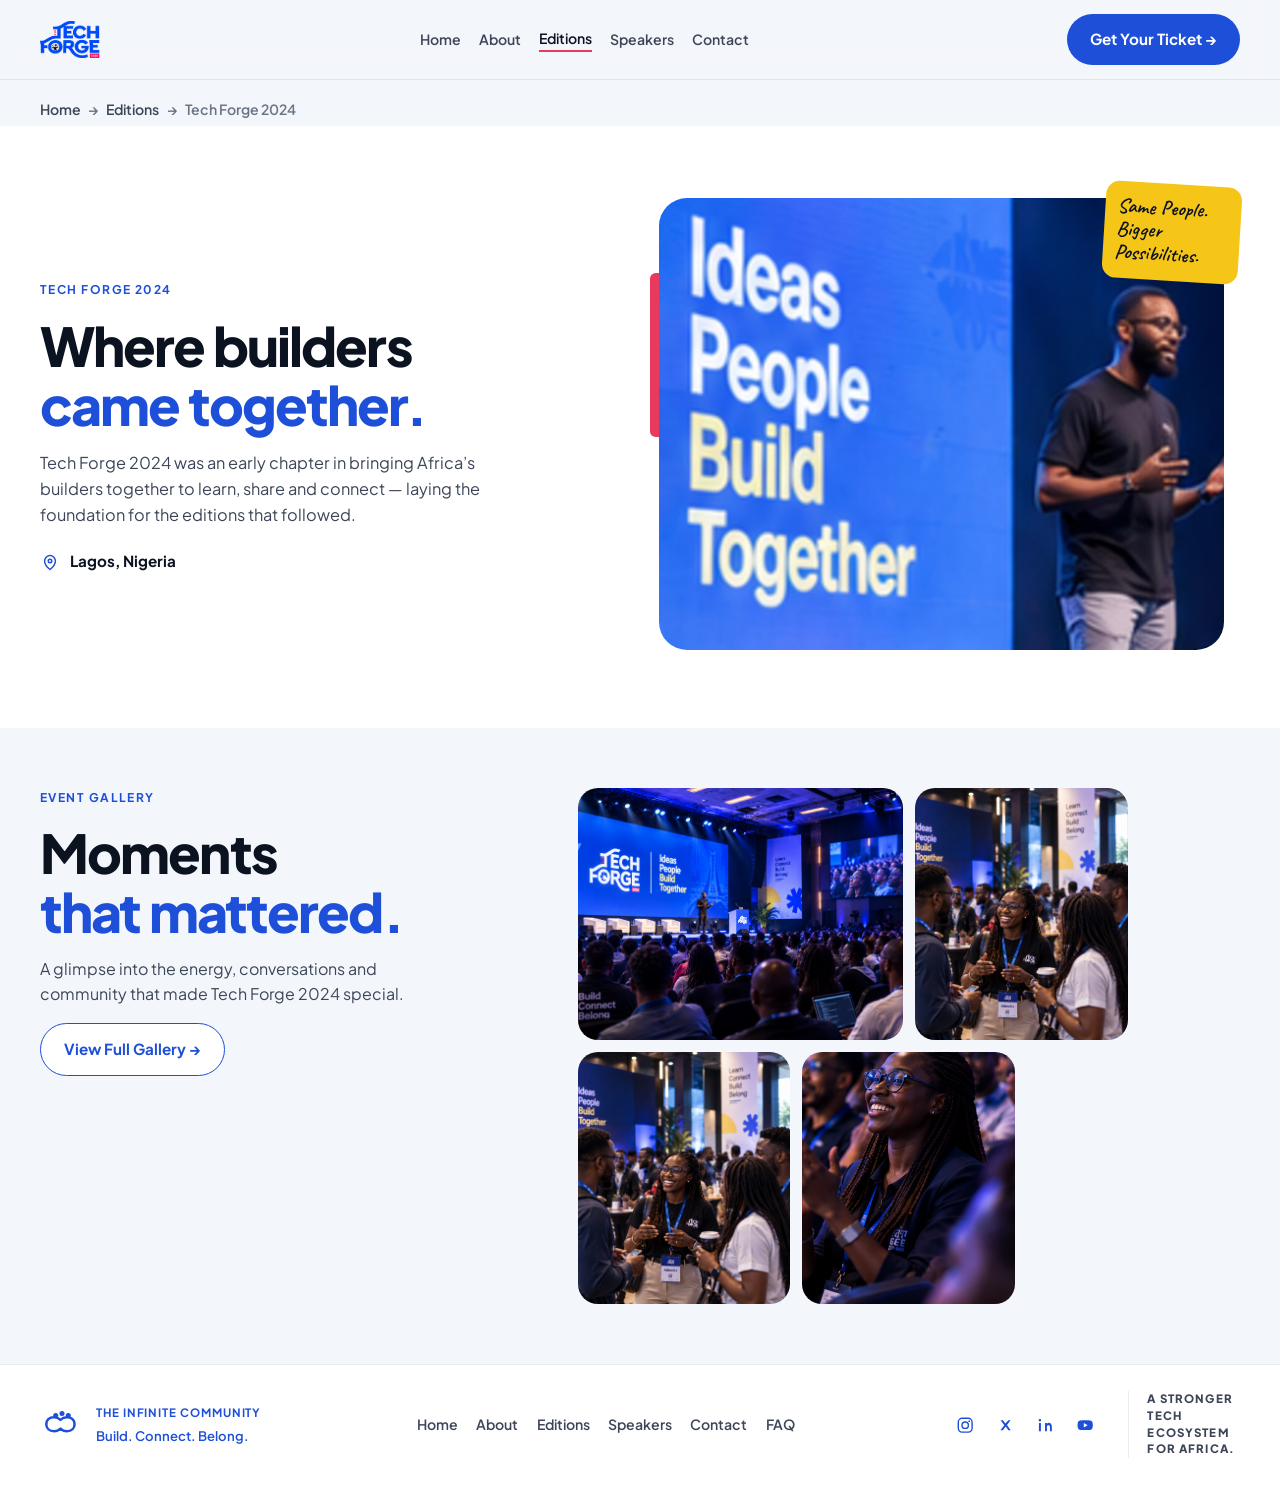
<file: editions-2024.html>
<!DOCTYPE html>
<html lang="en">
  <head>
    <meta charset="UTF-8" />
    <meta name="viewport" content="width=device-width, initial-scale=1.0" />
    <title>Tech Forge 2024 — Highlights</title>
    <meta
      name="description"
      content="Highlights from Tech Forge 2024 — moments, community and conversations from the edition."
    />
    <link rel="preconnect" href="https://fonts.googleapis.com" />
    <link rel="preconnect" href="https://fonts.gstatic.com" crossorigin />
    <link
      href="https://fonts.googleapis.com/css2?family=Caveat:wght@600;700&family=Plus+Jakarta+Sans:wght@500;600;700;800&display=swap"
      rel="stylesheet"
    />
    <link rel="stylesheet" href="styles.css" />
  </head>
  <body>
    <header class="site-header">
      <input
        type="checkbox"
        id="nav-toggle"
        class="nav-checkbox"
        aria-hidden="true"
      />
      <div class="container site-header__inner">
        <a class="logo" href="index.html">
          <img
            class="logo__img logo__img--header"
            src="assets/techforge-logo.png"
            alt="Tech Forge"
            width="1291"
            height="781"
          />
        </a>

        <nav class="nav" aria-label="Primary">
          <a href="index.html">Home</a>
          <a href="about.html">About</a>
          <a href="editions.html" aria-current="page">Editions</a>
          <a href="speakers.html">Speakers</a>
          <a href="contact.html">Contact</a>
        </nav>

        <a class="btn btn--primary header-cta" href="index.html#tickets"
          >Get Your Ticket →</a
        >

        <label
          class="nav-toggle"
          for="nav-toggle"
          aria-label="Open navigation"
        >
          <span></span>
          <span></span>
          <span></span>
        </label>
      </div>
    </header>

    <main id="top">
      <div id="edition-page">
        <!-- Rendered by edition-page.js -->
      </div>
    </main>

    <footer class="site-footer" id="partners">
      <div class="container site-footer__grid" id="faq">
        <div class="footer-brand">
          <span class="footer-brand__mark" aria-hidden="true">
            <svg viewBox="0 0 56 40" fill="none">
              <circle cx="20" cy="8" r="3.2" fill="currentColor" />
              <circle cx="28" cy="5.5" r="3.2" fill="currentColor" />
              <circle cx="36" cy="8" r="3.2" fill="currentColor" />
              <path
                d="M18 28c-6.5 0-10-4.2-10-9s3.5-9 10-9c3.2 0 5.6 1.1 8 3.4C28.4 11.1 30.8 10 34 10c6.5 0 10 4.2 10 9s-3.5 9-10 9c-3.2 0-5.6-1.1-8-3.4C23.6 26.9 21.2 28 18 28Z"
                stroke="currentColor"
                stroke-width="3.2"
                stroke-linecap="round"
                stroke-linejoin="round"
              />
            </svg>
          </span>
          <div class="footer-brand__text">
            <p class="footer-brand__sub">The Infinite Community</p>
            <p class="footer-brand__tag">Build. Connect. Belong.</p>
          </div>
        </div>

        <nav class="footer-nav" aria-label="Footer">
          <a href="index.html">Home</a>
          <a href="about.html">About</a>
          <a href="editions.html">Editions</a>
          <a href="speakers.html">Speakers</a>
          <a href="contact.html">Contact</a>
          <a href="index.html#faq">FAQ</a>
        </nav>

        <div class="footer-social" aria-label="Social links">
          <a href="#" aria-label="Instagram" rel="noopener">
            <svg viewBox="0 0 24 24" fill="none" aria-hidden="true">
              <rect
                x="3"
                y="3"
                width="18"
                height="18"
                rx="5"
                stroke="currentColor"
                stroke-width="1.8"
              />
              <circle
                cx="12"
                cy="12"
                r="4.2"
                stroke="currentColor"
                stroke-width="1.8"
              />
              <circle cx="17.2" cy="6.8" r="1.1" fill="currentColor" />
            </svg>
          </a>
          <a href="#" aria-label="X" rel="noopener">
            <svg viewBox="0 0 24 24" fill="currentColor" aria-hidden="true">
              <path
                d="M6 5.5h3.1l3.1 4.3L16.2 5.5H19l-4.7 6.1L19.2 18.5h-3.1l-3.4-4.7-3.8 4.7H5.8l5-6.3L6 5.5Z"
              />
            </svg>
          </a>
          <a href="#" aria-label="LinkedIn" rel="noopener">
            <svg viewBox="0 0 24 24" fill="currentColor" aria-hidden="true">
              <path
                d="M6.4 9.2H3.8V20h2.6V9.2ZM5.1 4c-.9 0-1.6.7-1.6 1.6S4.2 7.2 5.1 7.2s1.6-.7 1.6-1.6S6 4 5.1 4ZM20.2 12.3c0-2.5-1.6-3.6-3.3-3.6-1.2 0-2 .5-2.5 1.3h-.1V9.2h-2.5c0 .6 0 10.8 0 10.8h2.5v-6c0-.3 0-.6.1-.8.3-.6.9-1.2 1.9-1.2 1.3 0 1.9.9 1.9 2.3V20h2.5v-7.7Z"
              />
            </svg>
          </a>
          <a href="#" aria-label="YouTube" rel="noopener">
            <svg viewBox="0 0 24 24" fill="currentColor" aria-hidden="true">
              <path
                d="M21.5 8.2a3 3 0 0 0-2.1-2.1C17.6 5.6 12 5.6 12 5.6s-5.6 0-7.4.5A3 3 0 0 0 2.5 8.2 31.4 31.4 0 0 0 2 12a31.4 31.4 0 0 0 .5 3.8 3 3 0 0 0 2.1 2.1c1.8.5 7.4.5 7.4.5s5.6 0 7.4-.5a3 3 0 0 0 2.1-2.1A31.4 31.4 0 0 0 22 12a31.4 31.4 0 0 0-.5-3.8ZM10.2 14.9V9.1L15.2 12l-5 2.9Z"
              />
            </svg>
          </a>
        </div>

        <p class="footer-closing">A stronger tech ecosystem for Africa.</p>
      </div>
    </footer>

    <script>
      window.TECHFORGE_EDITION_YEAR = 2024;
      window.TECHFORGE_ASSET_BASE = "assets/";
    </script>
    <script src="editions-data.js"></script>
    <script src="edition-page.js"></script>
  </body>
</html>
</file>
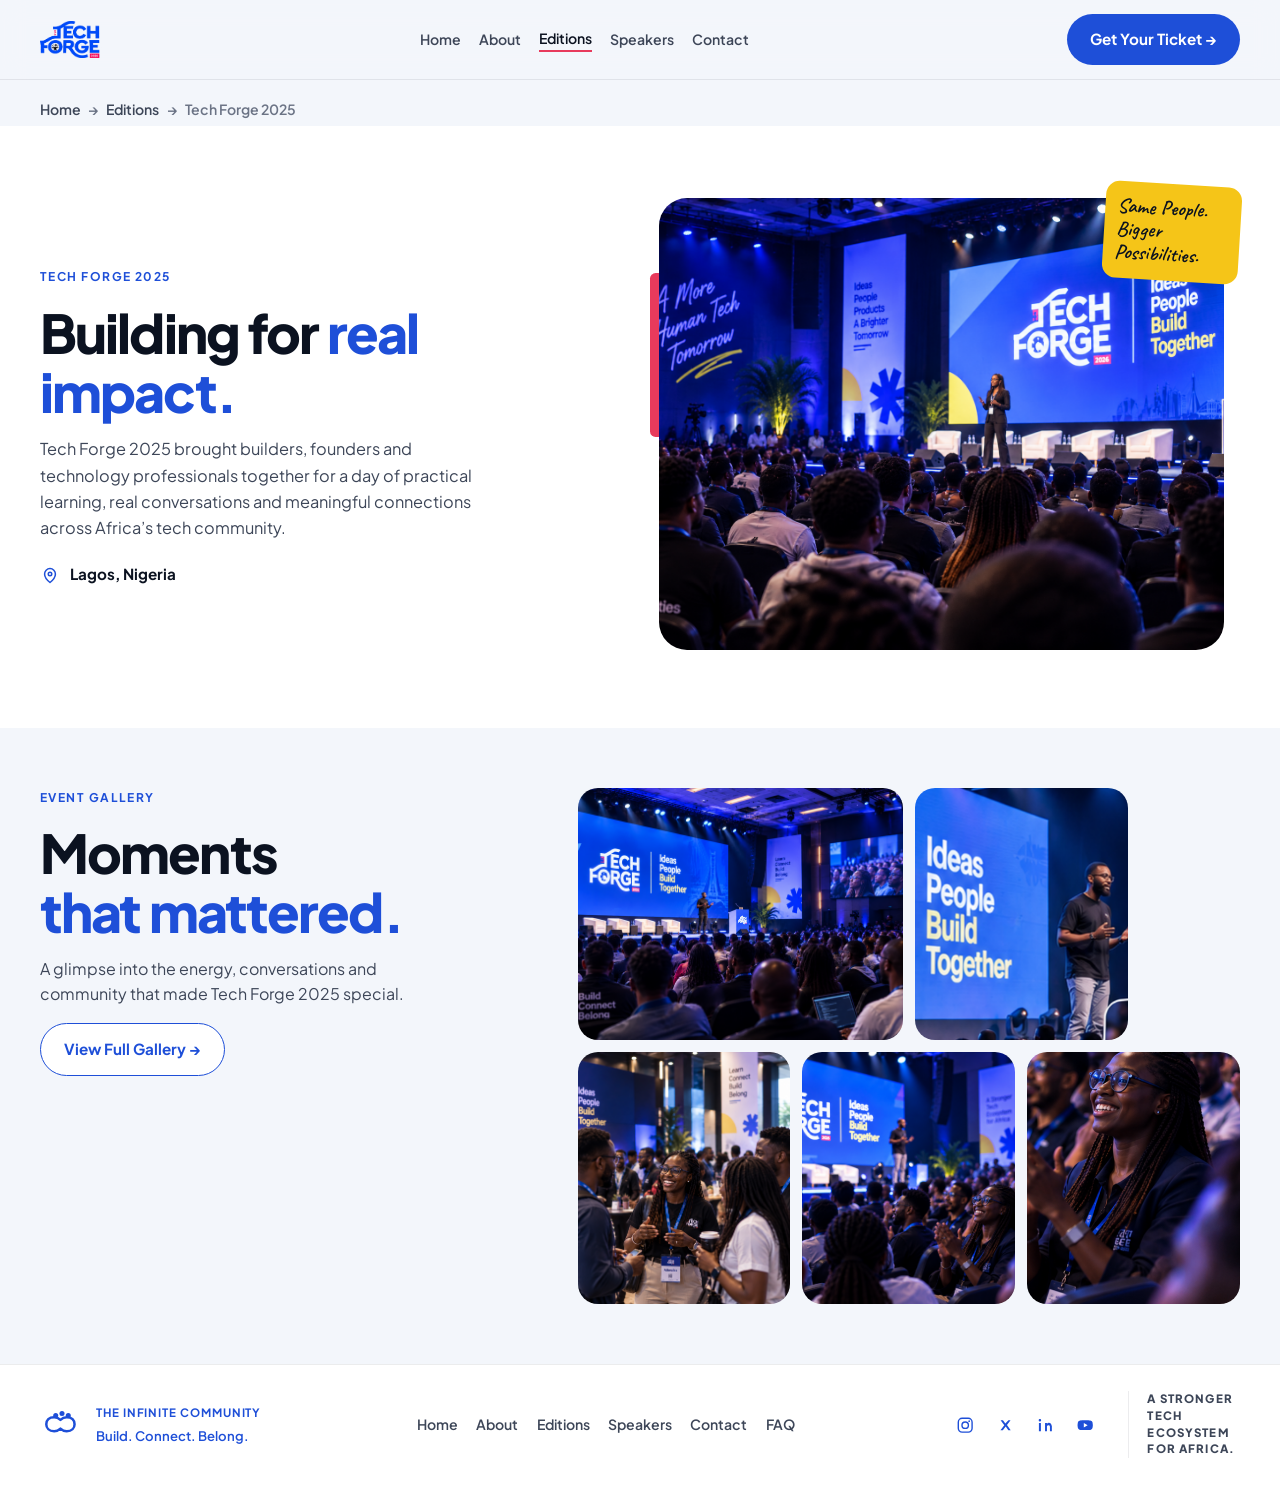
<file: editions-2025.html>
<!DOCTYPE html>
<html lang="en">
  <head>
    <meta charset="UTF-8" />
    <meta name="viewport" content="width=device-width, initial-scale=1.0" />
    <title>Tech Forge 2025 — Highlights</title>
    <meta
      name="description"
      content="Highlights from Tech Forge 2025 — moments, community and conversations from the edition."
    />
    <link rel="preconnect" href="https://fonts.googleapis.com" />
    <link rel="preconnect" href="https://fonts.gstatic.com" crossorigin />
    <link
      href="https://fonts.googleapis.com/css2?family=Caveat:wght@600;700&family=Plus+Jakarta+Sans:wght@500;600;700;800&display=swap"
      rel="stylesheet"
    />
    <link rel="stylesheet" href="styles.css" />
  </head>
  <body>
    <header class="site-header">
      <input
        type="checkbox"
        id="nav-toggle"
        class="nav-checkbox"
        aria-hidden="true"
      />
      <div class="container site-header__inner">
        <a class="logo" href="index.html">
          <img
            class="logo__img logo__img--header"
            src="assets/techforge-logo.png"
            alt="Tech Forge"
            width="1291"
            height="781"
          />
        </a>

        <nav class="nav" aria-label="Primary">
          <a href="index.html">Home</a>
          <a href="about.html">About</a>
          <a href="editions.html" aria-current="page">Editions</a>
          <a href="speakers.html">Speakers</a>
          <a href="contact.html">Contact</a>
        </nav>

        <a class="btn btn--primary header-cta" href="index.html#tickets"
          >Get Your Ticket →</a
        >

        <label
          class="nav-toggle"
          for="nav-toggle"
          aria-label="Open navigation"
        >
          <span></span>
          <span></span>
          <span></span>
        </label>
      </div>
    </header>

    <main id="top">
      <div id="edition-page">
        <!-- Rendered by edition-page.js -->
      </div>
    </main>

    <footer class="site-footer" id="partners">
      <div class="container site-footer__grid" id="faq">
        <div class="footer-brand">
          <span class="footer-brand__mark" aria-hidden="true">
            <svg viewBox="0 0 56 40" fill="none">
              <circle cx="20" cy="8" r="3.2" fill="currentColor" />
              <circle cx="28" cy="5.5" r="3.2" fill="currentColor" />
              <circle cx="36" cy="8" r="3.2" fill="currentColor" />
              <path
                d="M18 28c-6.5 0-10-4.2-10-9s3.5-9 10-9c3.2 0 5.6 1.1 8 3.4C28.4 11.1 30.8 10 34 10c6.5 0 10 4.2 10 9s-3.5 9-10 9c-3.2 0-5.6-1.1-8-3.4C23.6 26.9 21.2 28 18 28Z"
                stroke="currentColor"
                stroke-width="3.2"
                stroke-linecap="round"
                stroke-linejoin="round"
              />
            </svg>
          </span>
          <div class="footer-brand__text">
            <p class="footer-brand__sub">The Infinite Community</p>
            <p class="footer-brand__tag">Build. Connect. Belong.</p>
          </div>
        </div>

        <nav class="footer-nav" aria-label="Footer">
          <a href="index.html">Home</a>
          <a href="about.html">About</a>
          <a href="editions.html">Editions</a>
          <a href="speakers.html">Speakers</a>
          <a href="contact.html">Contact</a>
          <a href="index.html#faq">FAQ</a>
        </nav>

        <div class="footer-social" aria-label="Social links">
          <a href="#" aria-label="Instagram" rel="noopener">
            <svg viewBox="0 0 24 24" fill="none" aria-hidden="true">
              <rect
                x="3"
                y="3"
                width="18"
                height="18"
                rx="5"
                stroke="currentColor"
                stroke-width="1.8"
              />
              <circle
                cx="12"
                cy="12"
                r="4.2"
                stroke="currentColor"
                stroke-width="1.8"
              />
              <circle cx="17.2" cy="6.8" r="1.1" fill="currentColor" />
            </svg>
          </a>
          <a href="#" aria-label="X" rel="noopener">
            <svg viewBox="0 0 24 24" fill="currentColor" aria-hidden="true">
              <path
                d="M6 5.5h3.1l3.1 4.3L16.2 5.5H19l-4.7 6.1L19.2 18.5h-3.1l-3.4-4.7-3.8 4.7H5.8l5-6.3L6 5.5Z"
              />
            </svg>
          </a>
          <a href="#" aria-label="LinkedIn" rel="noopener">
            <svg viewBox="0 0 24 24" fill="currentColor" aria-hidden="true">
              <path
                d="M6.4 9.2H3.8V20h2.6V9.2ZM5.1 4c-.9 0-1.6.7-1.6 1.6S4.2 7.2 5.1 7.2s1.6-.7 1.6-1.6S6 4 5.1 4ZM20.2 12.3c0-2.5-1.6-3.6-3.3-3.6-1.2 0-2 .5-2.5 1.3h-.1V9.2h-2.5c0 .6 0 10.8 0 10.8h2.5v-6c0-.3 0-.6.1-.8.3-.6.9-1.2 1.9-1.2 1.3 0 1.9.9 1.9 2.3V20h2.5v-7.7Z"
              />
            </svg>
          </a>
          <a href="#" aria-label="YouTube" rel="noopener">
            <svg viewBox="0 0 24 24" fill="currentColor" aria-hidden="true">
              <path
                d="M21.5 8.2a3 3 0 0 0-2.1-2.1C17.6 5.6 12 5.6 12 5.6s-5.6 0-7.4.5A3 3 0 0 0 2.5 8.2 31.4 31.4 0 0 0 2 12a31.4 31.4 0 0 0 .5 3.8 3 3 0 0 0 2.1 2.1c1.8.5 7.4.5 7.4.5s5.6 0 7.4-.5a3 3 0 0 0 2.1-2.1A31.4 31.4 0 0 0 22 12a31.4 31.4 0 0 0-.5-3.8ZM10.2 14.9V9.1L15.2 12l-5 2.9Z"
              />
            </svg>
          </a>
        </div>

        <p class="footer-closing">A stronger tech ecosystem for Africa.</p>
      </div>
    </footer>

    <script>
      window.TECHFORGE_EDITION_YEAR = 2025;
      window.TECHFORGE_ASSET_BASE = "assets/";
    </script>
    <script src="editions-data.js"></script>
    <script src="edition-page.js"></script>
  </body>
</html>
</file>
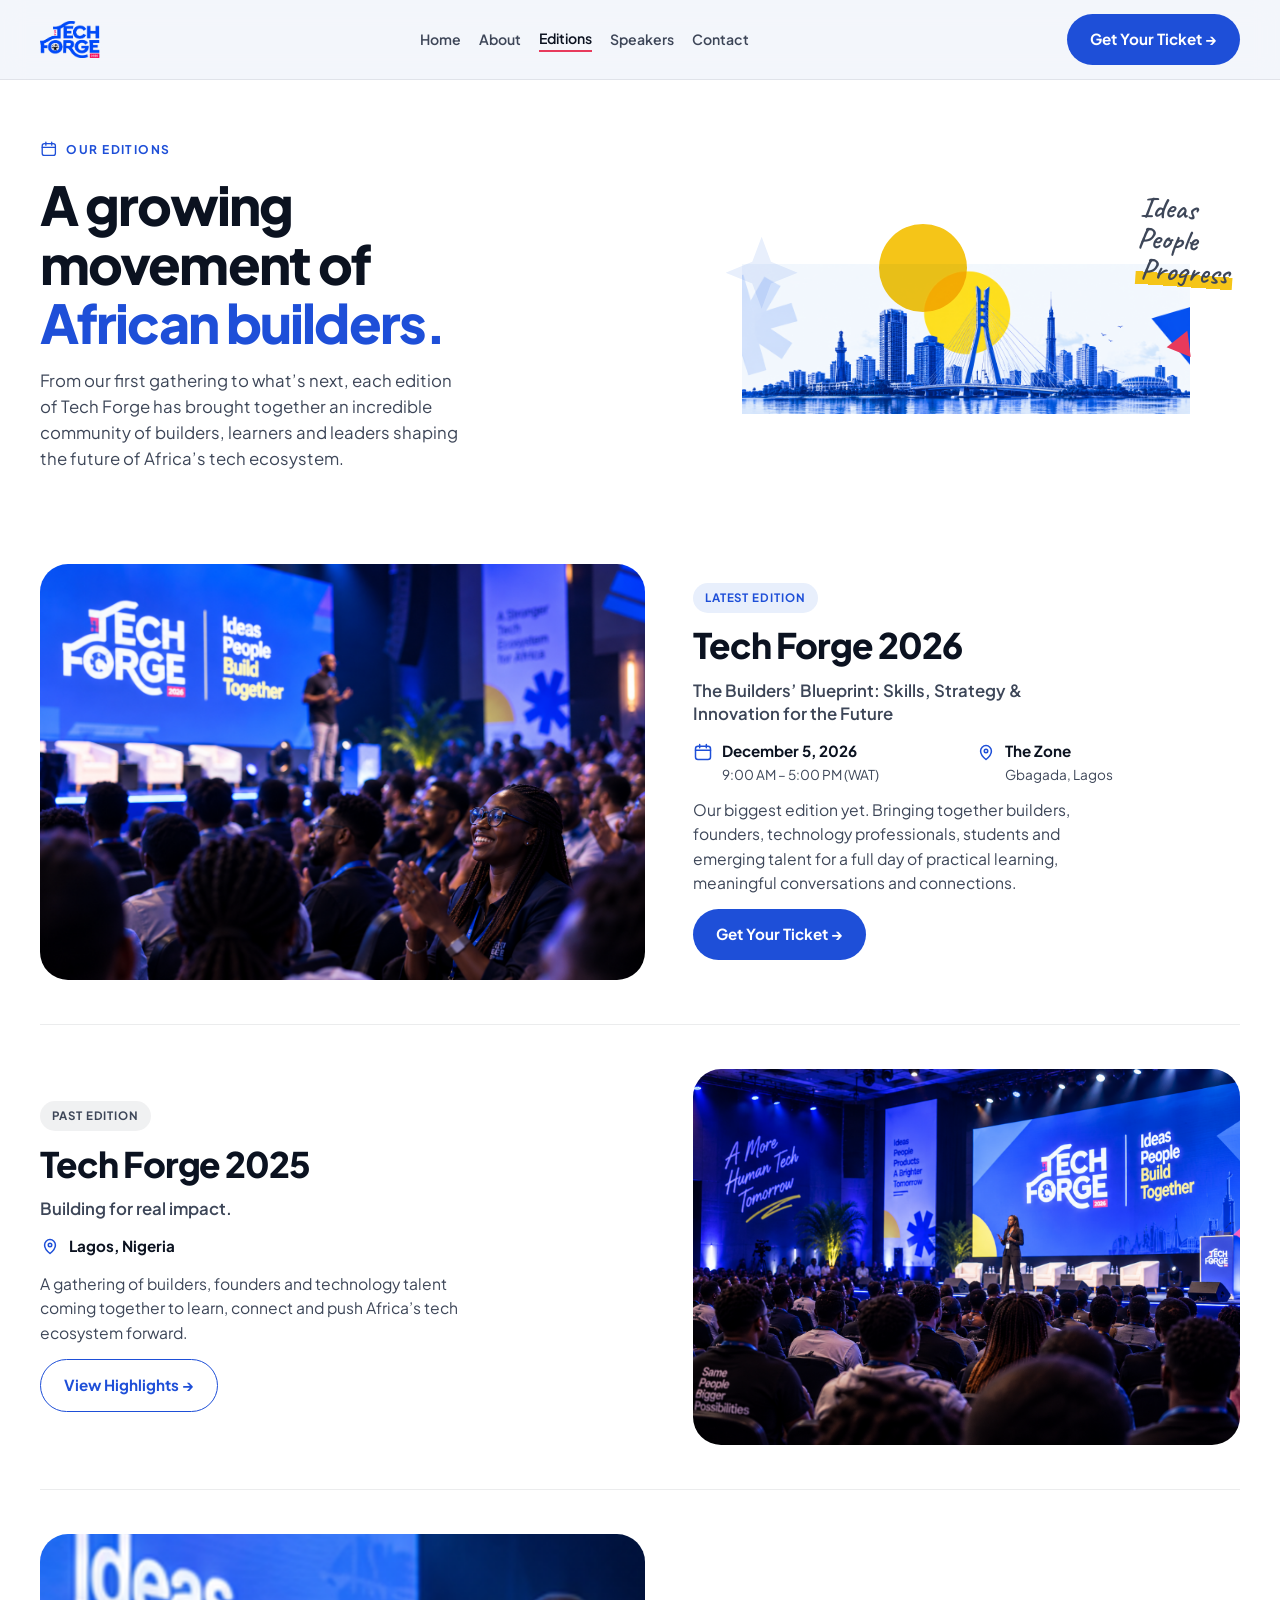
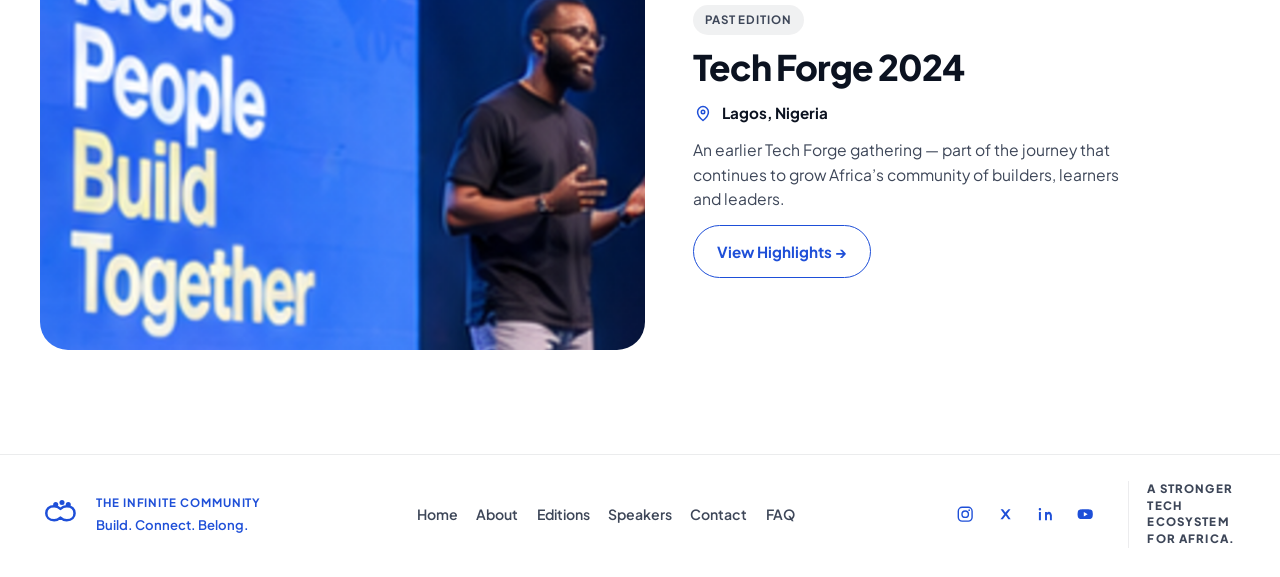
<file: editions.html>
<!DOCTYPE html>
<html lang="en">
  <head>
    <meta charset="UTF-8" />
    <meta name="viewport" content="width=device-width, initial-scale=1.0" />
    <title>Editions — Tech Forge</title>
    <meta
      name="description"
      content="Explore every Tech Forge edition — from the first gathering to Tech Forge 2026 in Lagos."
    />
    <link rel="preconnect" href="https://fonts.googleapis.com" />
    <link rel="preconnect" href="https://fonts.gstatic.com" crossorigin />
    <link
      href="https://fonts.googleapis.com/css2?family=Caveat:wght@600;700&family=Plus+Jakarta+Sans:wght@500;600;700;800&display=swap"
      rel="stylesheet"
    />
    <link rel="stylesheet" href="styles.css" />
  </head>
  <body>
    <header class="site-header">
      <input
        type="checkbox"
        id="nav-toggle"
        class="nav-checkbox"
        aria-hidden="true"
      />
      <div class="container site-header__inner">
        <a class="logo" href="index.html">
          <img
            class="logo__img logo__img--header"
            src="assets/techforge-logo.png"
            alt="Tech Forge"
            width="1291"
            height="781"
          />
        </a>

        <nav class="nav" aria-label="Primary">
          <a href="index.html">Home</a>
          <a href="about.html">About</a>
          <a href="editions.html" aria-current="page">Editions</a>
          <a href="speakers.html">Speakers</a>
          <a href="contact.html">Contact</a>
        </nav>

        <a class="btn btn--primary header-cta" href="index.html#tickets"
          >Get Your Ticket →</a
        >

        <label
          class="nav-toggle"
          for="nav-toggle"
          aria-label="Open navigation"
        >
          <span></span>
          <span></span>
          <span></span>
        </label>
      </div>
    </header>

    <main id="top">
      <section class="page-intro" aria-labelledby="editions-heading">
        <div class="container page-intro__grid">
          <div class="page-intro__copy">
            <p class="eyebrow">
              <svg
                class="eyebrow__mark"
                viewBox="0 0 24 24"
                fill="none"
                aria-hidden="true"
              >
                <rect
                  x="3"
                  y="5"
                  width="18"
                  height="16"
                  rx="3"
                  stroke="currentColor"
                  stroke-width="1.8"
                />
                <path
                  d="M3 10h18M8 3v4M16 3v4"
                  stroke="currentColor"
                  stroke-width="1.8"
                  stroke-linecap="round"
                />
              </svg>
              Our Editions
            </p>
            <h1 class="heading-lg page-intro__title" id="editions-heading">
              A growing movement of
              <span class="text-blue">African builders.</span>
            </h1>
            <p class="page-intro__lede">
              From our first gathering to what’s next, each edition of Tech Forge
              has brought together an incredible community of builders, learners
              and leaders shaping the future of Africa’s tech ecosystem.
            </p>
          </div>

          <div class="page-intro__visual" aria-hidden="true">
            <span class="page-intro__star"></span>
            <span class="page-intro__sun"></span>
            <span class="page-intro__wedge"></span>
            <img
              class="page-intro__skyline"
              src="assets/lagos-skyline.png"
              alt=""
              width="2172"
              height="724"
            />
            <p class="page-intro__script script">
              Ideas<br />
              People<br />
              <span class="script--highlight">Progress</span>
            </p>
          </div>
        </div>
      </section>

      <section
        class="editions-list section--compact"
        aria-label="Tech Forge editions"
      >
        <div class="container" id="editions-list">
          <!-- Rendered by editions-archive.js -->
        </div>
      </section>
    </main>

    <footer class="site-footer" id="partners">
      <div class="container site-footer__grid" id="faq">
        <div class="footer-brand">
          <span class="footer-brand__mark" aria-hidden="true">
            <svg viewBox="0 0 56 40" fill="none">
              <circle cx="20" cy="8" r="3.2" fill="currentColor" />
              <circle cx="28" cy="5.5" r="3.2" fill="currentColor" />
              <circle cx="36" cy="8" r="3.2" fill="currentColor" />
              <path
                d="M18 28c-6.5 0-10-4.2-10-9s3.5-9 10-9c3.2 0 5.6 1.1 8 3.4C28.4 11.1 30.8 10 34 10c6.5 0 10 4.2 10 9s-3.5 9-10 9c-3.2 0-5.6-1.1-8-3.4C23.6 26.9 21.2 28 18 28Z"
                stroke="currentColor"
                stroke-width="3.2"
                stroke-linecap="round"
                stroke-linejoin="round"
              />
            </svg>
          </span>
          <div class="footer-brand__text">
            <p class="footer-brand__sub">The Infinite Community</p>
            <p class="footer-brand__tag">Build. Connect. Belong.</p>
          </div>
        </div>

        <nav class="footer-nav" aria-label="Footer">
          <a href="index.html">Home</a>
          <a href="about.html">About</a>
          <a href="editions.html">Editions</a>
          <a href="speakers.html">Speakers</a>
          <a href="contact.html">Contact</a>
          <a href="index.html#faq">FAQ</a>
        </nav>

        <div class="footer-social" aria-label="Social links">
          <a href="#" aria-label="Instagram" rel="noopener">
            <svg viewBox="0 0 24 24" fill="none" aria-hidden="true">
              <rect
                x="3"
                y="3"
                width="18"
                height="18"
                rx="5"
                stroke="currentColor"
                stroke-width="1.8"
              />
              <circle
                cx="12"
                cy="12"
                r="4.2"
                stroke="currentColor"
                stroke-width="1.8"
              />
              <circle cx="17.2" cy="6.8" r="1.1" fill="currentColor" />
            </svg>
          </a>
          <a href="#" aria-label="X" rel="noopener">
            <svg viewBox="0 0 24 24" fill="currentColor" aria-hidden="true">
              <path
                d="M6 5.5h3.1l3.1 4.3L16.2 5.5H19l-4.7 6.1L19.2 18.5h-3.1l-3.4-4.7-3.8 4.7H5.8l5-6.3L6 5.5Z"
              />
            </svg>
          </a>
          <a href="#" aria-label="LinkedIn" rel="noopener">
            <svg viewBox="0 0 24 24" fill="currentColor" aria-hidden="true">
              <path
                d="M6.4 9.2H3.8V20h2.6V9.2ZM5.1 4c-.9 0-1.6.7-1.6 1.6S4.2 7.2 5.1 7.2s1.6-.7 1.6-1.6S6 4 5.1 4ZM20.2 12.3c0-2.5-1.6-3.6-3.3-3.6-1.2 0-2 .5-2.5 1.3h-.1V9.2h-2.5c0 .6 0 10.8 0 10.8h2.5v-6c0-.3 0-.6.1-.8.3-.6.9-1.2 1.9-1.2 1.3 0 1.9.9 1.9 2.3V20h2.5v-7.7Z"
              />
            </svg>
          </a>
          <a href="#" aria-label="YouTube" rel="noopener">
            <svg viewBox="0 0 24 24" fill="currentColor" aria-hidden="true">
              <path
                d="M21.5 8.2a3 3 0 0 0-2.1-2.1C17.6 5.6 12 5.6 12 5.6s-5.6 0-7.4.5A3 3 0 0 0 2.5 8.2 31.4 31.4 0 0 0 2 12a31.4 31.4 0 0 0 .5 3.8 3 3 0 0 0 2.1 2.1c1.8.5 7.4.5 7.4.5s5.6 0 7.4-.5a3 3 0 0 0 2.1-2.1A31.4 31.4 0 0 0 22 12a31.4 31.4 0 0 0-.5-3.8ZM10.2 14.9V9.1L15.2 12l-5 2.9Z"
              />
            </svg>
          </a>
        </div>

        <p class="footer-closing">A stronger tech ecosystem for Africa.</p>
      </div>
    </footer>

    <script>
      window.TECHFORGE_ASSET_BASE = "assets/";
    </script>
    <script src="editions-data.js"></script>
    <script src="editions-archive.js"></script>
  </body>
</html>
</file>
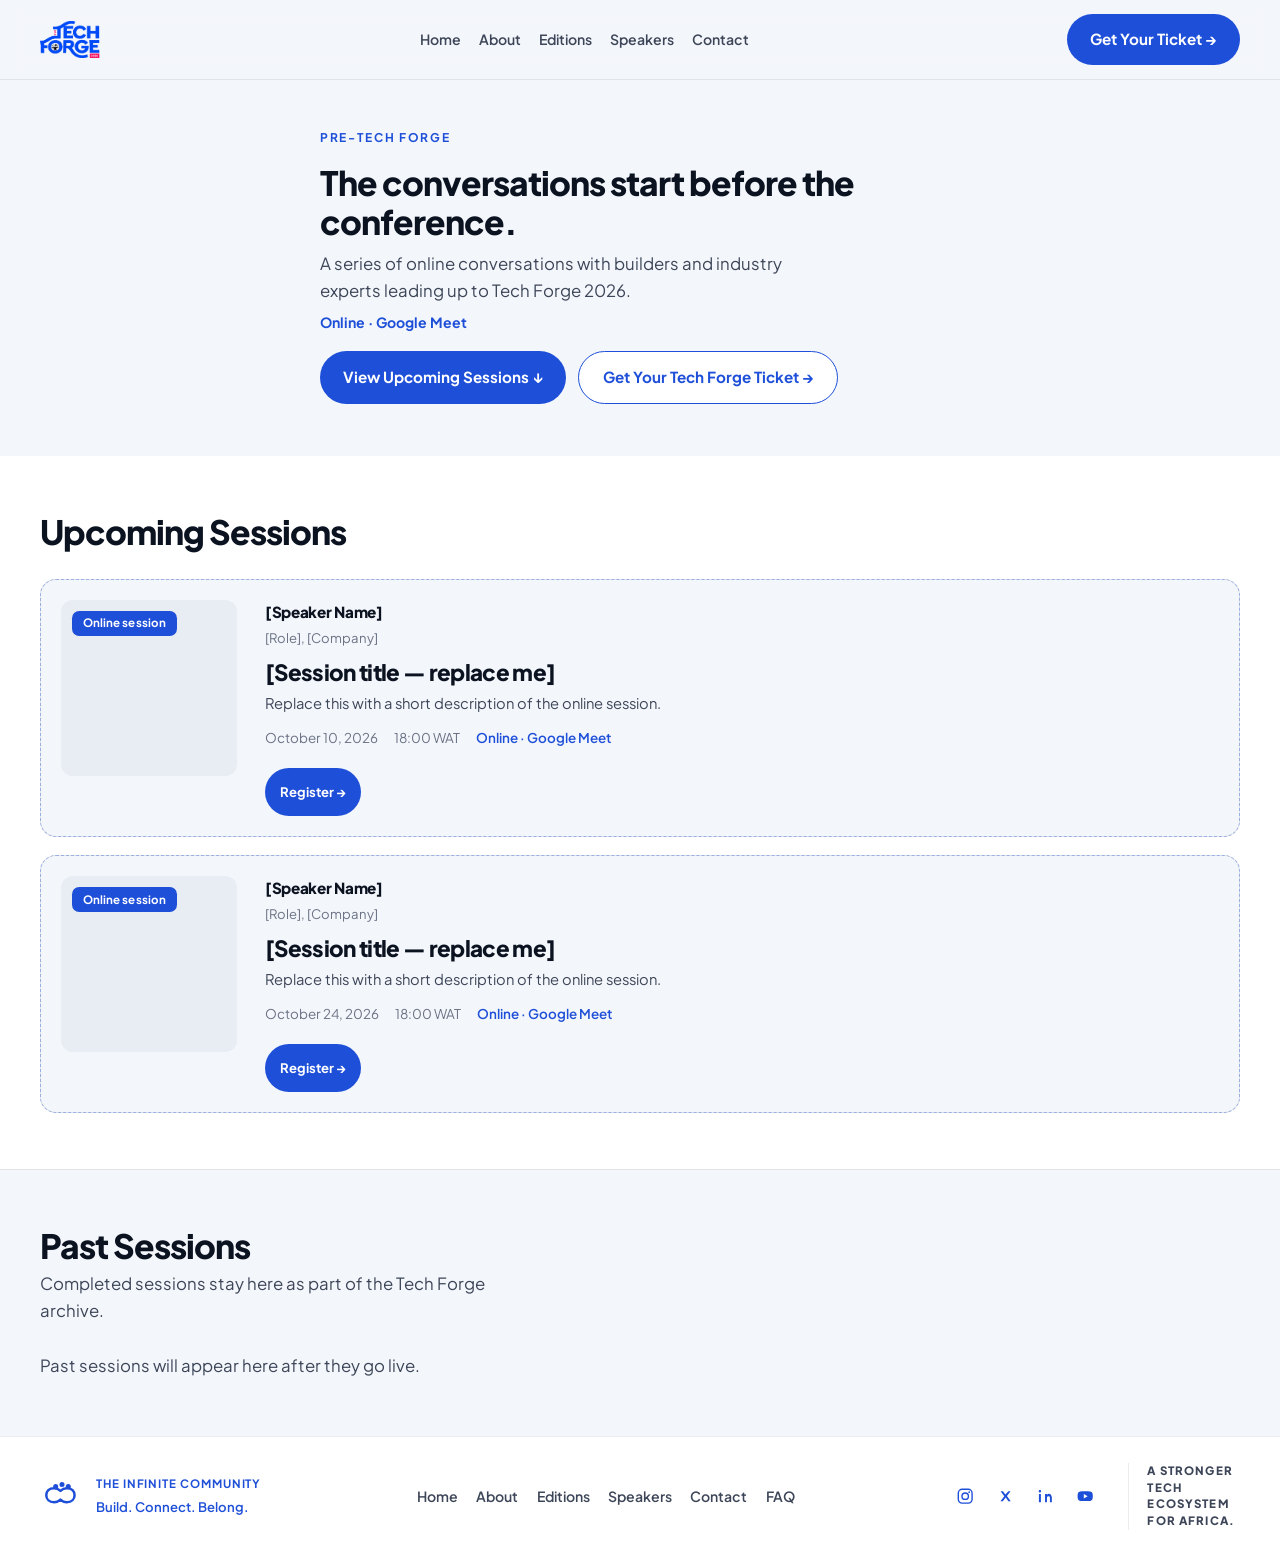
<file: pre-tech-forge.html>
<!DOCTYPE html>
<html lang="en">
  <head>
    <meta charset="UTF-8" />
    <meta name="viewport" content="width=device-width, initial-scale=1.0" />
    <title>Pre-Tech Forge — Tech Forge 2026</title>
    <meta
      name="description"
      content="Pre-Tech Forge is a series of online conversations with builders and industry experts leading up to Tech Forge 2026."
    />
    <link rel="preconnect" href="https://fonts.googleapis.com" />
    <link rel="preconnect" href="https://fonts.gstatic.com" crossorigin />
    <link
      href="https://fonts.googleapis.com/css2?family=Caveat:wght@600;700&family=Plus+Jakarta+Sans:wght@500;600;700;800&display=swap"
      rel="stylesheet"
    />
    <link rel="stylesheet" href="styles.css" />
  </head>
  <body>
    <header class="site-header">
      <input
        type="checkbox"
        id="nav-toggle"
        class="nav-checkbox"
        aria-hidden="true"
      />
      <div class="container site-header__inner">
        <a class="logo" href="index.html">
          <img
            class="logo__img logo__img--header"
            src="assets/techforge-logo.png"
            alt="Tech Forge"
            width="1291"
            height="781"
          />
        </a>

        <nav class="nav" aria-label="Primary">
          <a href="index.html">Home</a>
          <a href="about.html">About</a>
          <a href="editions.html">Editions</a>
          <a href="speakers.html">Speakers</a>
          <a href="contact.html">Contact</a>
        </nav>

        <a class="btn btn--primary header-cta" href="index.html#tickets"
          >Get Your Ticket →</a
        >

        <label
          class="nav-toggle"
          for="nav-toggle"
          aria-label="Open navigation"
        >
          <span></span>
          <span></span>
          <span></span>
        </label>
      </div>
    </header>

    <main id="top">
      <section class="ptf-hero" aria-labelledby="ptf-heading">
        <div class="container ptf-hero__inner">
          <p class="section-label">Pre-Tech Forge</p>
          <h1 class="heading-md" id="ptf-heading">
            The conversations start before the conference.
          </h1>
          <p class="body-text ptf-hero__lede">
            A series of online conversations with builders and industry experts
            leading up to Tech Forge 2026.
          </p>
          <p class="ptf-meta">Online · Google Meet</p>
          <div class="ptf-hero__actions">
            <a class="btn btn--primary" href="#upcoming"
              >View Upcoming Sessions ↓</a
            >
            <a class="btn btn--outline" href="index.html#tickets"
              >Get Your Tech Forge Ticket →</a
            >
          </div>
        </div>
      </section>

      <section
        class="ptf-list section"
        id="upcoming"
        aria-labelledby="ptf-upcoming-heading"
      >
        <div class="container">
          <div class="ptf-list__head">
            <h2 class="heading-md" id="ptf-upcoming-heading">
              Upcoming Sessions
            </h2>
          </div>
          <div class="ptf-list__items" id="ptf-upcoming"></div>
        </div>
      </section>

      <section
        class="ptf-list ptf-list--past section"
        id="past"
        aria-labelledby="ptf-past-heading"
      >
        <div class="container">
          <div class="ptf-list__head">
            <h2 class="heading-md" id="ptf-past-heading">Past Sessions</h2>
            <p class="body-text">
              Completed sessions stay here as part of the Tech Forge archive.
            </p>
          </div>
          <div class="ptf-list__past" id="ptf-past"></div>
        </div>
      </section>
    </main>

    <footer class="site-footer" id="partners">
      <div class="container site-footer__grid">
        <div class="footer-brand">
          <span class="footer-brand__mark" aria-hidden="true">
            <svg viewBox="0 0 56 40" fill="none">
              <circle cx="20" cy="8" r="3.2" fill="currentColor" />
              <circle cx="28" cy="5.5" r="3.2" fill="currentColor" />
              <circle cx="36" cy="8" r="3.2" fill="currentColor" />
              <path
                d="M18 28c-6.5 0-10-4.2-10-9s3.5-9 10-9c3.2 0 5.6 1.1 8 3.4C28.4 11.1 30.8 10 34 10c6.5 0 10 4.2 10 9s-3.5 9-10 9c-3.2 0-5.6-1.1-8-3.4C23.6 26.9 21.2 28 18 28Z"
                stroke="currentColor"
                stroke-width="3.2"
                stroke-linecap="round"
                stroke-linejoin="round"
              />
            </svg>
          </span>
          <div class="footer-brand__text">
            <p class="footer-brand__sub">The Infinite Community</p>
            <p class="footer-brand__tag">Build. Connect. Belong.</p>
          </div>
        </div>

        <nav class="footer-nav" aria-label="Footer">
          <a href="index.html">Home</a>
          <a href="about.html">About</a>
          <a href="editions.html">Editions</a>
          <a href="speakers.html">Speakers</a>
          <a href="contact.html">Contact</a>
          <a href="index.html#faq">FAQ</a>
        </nav>

        <div class="footer-social" aria-label="Social links">
          <a href="#" aria-label="Instagram" rel="noopener">
            <svg viewBox="0 0 24 24" fill="none" aria-hidden="true">
              <rect
                x="3"
                y="3"
                width="18"
                height="18"
                rx="5"
                stroke="currentColor"
                stroke-width="1.8"
              />
              <circle
                cx="12"
                cy="12"
                r="4.2"
                stroke="currentColor"
                stroke-width="1.8"
              />
              <circle cx="17.2" cy="6.8" r="1.1" fill="currentColor" />
            </svg>
          </a>
          <a href="#" aria-label="X" rel="noopener">
            <svg viewBox="0 0 24 24" fill="currentColor" aria-hidden="true">
              <path
                d="M6 5.5h3.1l3.1 4.3L16.2 5.5H19l-4.7 6.1L19.2 18.5h-3.1l-3.4-4.7-3.8 4.7H5.8l5-6.3L6 5.5Z"
              />
            </svg>
          </a>
          <a href="#" aria-label="LinkedIn" rel="noopener">
            <svg viewBox="0 0 24 24" fill="currentColor" aria-hidden="true">
              <path
                d="M6.4 9.2H3.8V20h2.6V9.2ZM5.1 4c-.9 0-1.6.7-1.6 1.6S4.2 7.2 5.1 7.2s1.6-.7 1.6-1.6S6 4 5.1 4ZM20.2 12.3c0-2.5-1.6-3.6-3.3-3.6-1.2 0-2 .5-2.5 1.3h-.1V9.2h-2.5c0 .6 0 10.8 0 10.8h2.5v-6c0-.3 0-.6.1-.8.3-.6.9-1.2 1.9-1.2 1.3 0 1.9.9 1.9 2.3V20h2.5v-7.7Z"
              />
            </svg>
          </a>
          <a href="#" aria-label="YouTube" rel="noopener">
            <svg viewBox="0 0 24 24" fill="currentColor" aria-hidden="true">
              <path
                d="M21.5 8.2a3 3 0 0 0-2.1-2.1C17.6 5.6 12 5.6 12 5.6s-5.6 0-7.4.5A3 3 0 0 0 2.5 8.2 31.4 31.4 0 0 0 2 12a31.4 31.4 0 0 0 .5 3.8 3 3 0 0 0 2.1 2.1c1.8.5 7.4.5 7.4.5s5.6 0 7.4-.5a3 3 0 0 0 2.1-2.1A31.4 31.4 0 0 0 22 12a31.4 31.4 0 0 0-.5-3.8ZM10.2 14.9V9.1L15.2 12l-5 2.9Z"
              />
            </svg>
          </a>
        </div>

        <p class="footer-closing">A stronger tech ecosystem for Africa.</p>
      </div>
    </footer>

    <script src="pre-tech-forge-data.js" defer></script>
    <script src="pre-tech-forge.js" defer></script>
  </body>
</html>
</file>
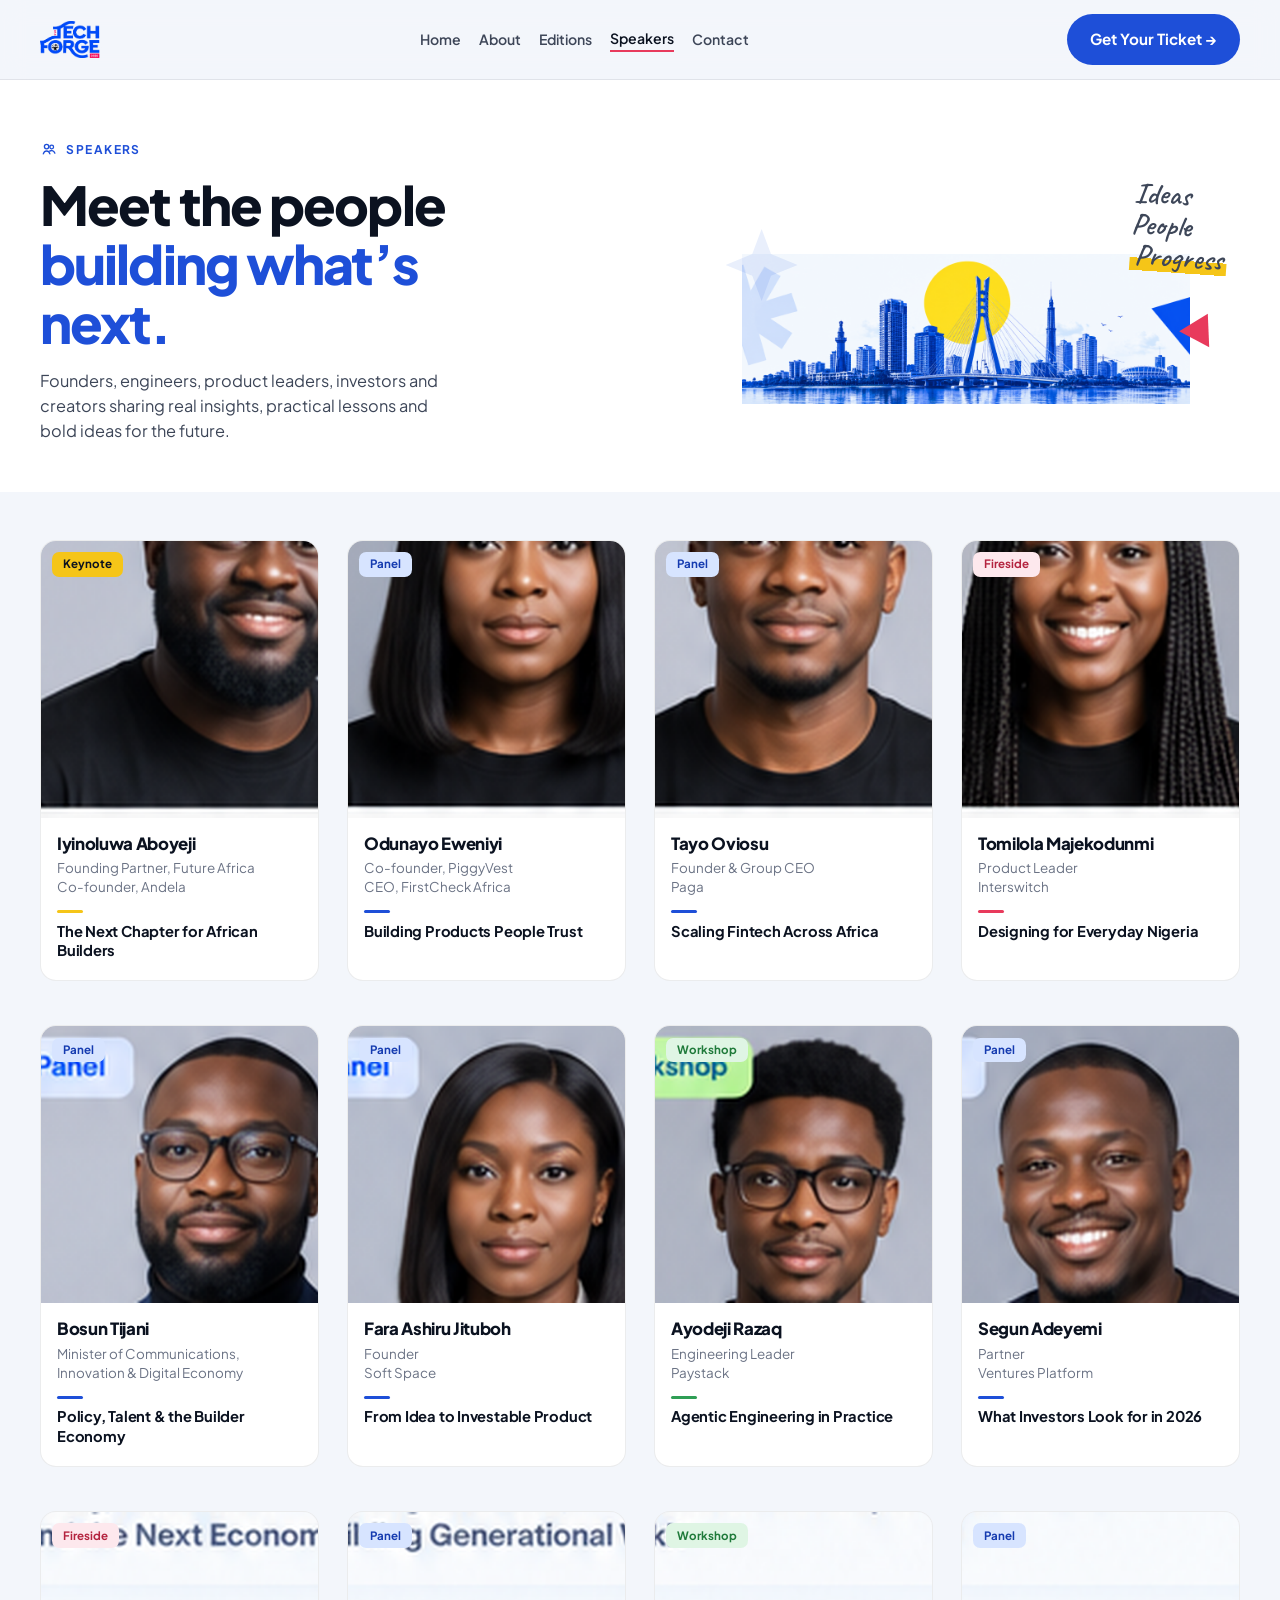
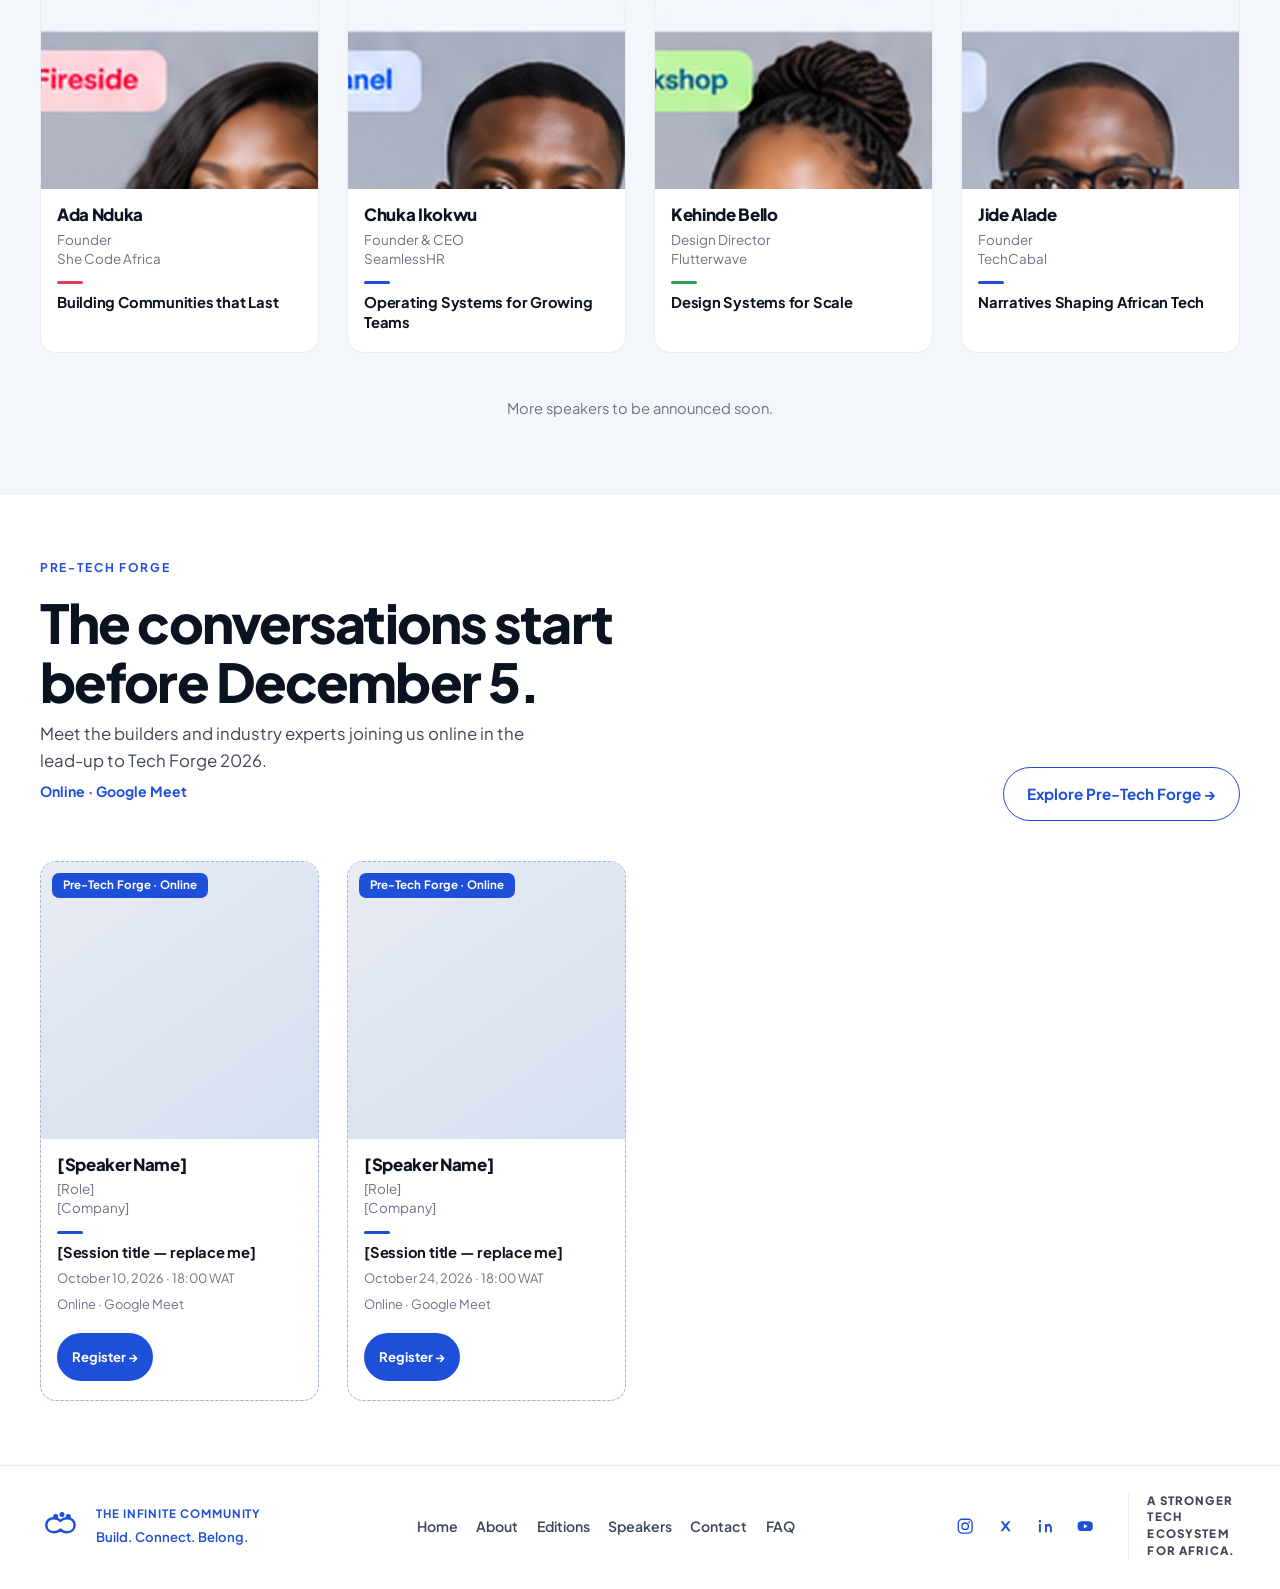
<file: speakers.html>
<!DOCTYPE html>
<html lang="en">
  <head>
    <meta charset="UTF-8" />
    <meta name="viewport" content="width=device-width, initial-scale=1.0" />
    <title>Speakers — Tech Forge 2026</title>
    <meta
      name="description"
      content="Meet the founders, engineers, product leaders and creators speaking at Tech Forge 2026 in Lagos."
    />
    <link rel="preconnect" href="https://fonts.googleapis.com" />
    <link rel="preconnect" href="https://fonts.gstatic.com" crossorigin />
    <link
      href="https://fonts.googleapis.com/css2?family=Caveat:wght@600;700&family=Plus+Jakarta+Sans:wght@500;600;700;800&display=swap"
      rel="stylesheet"
    />
    <link rel="stylesheet" href="styles.css" />
  </head>
  <body>
    <!-- Header -->
    <header class="site-header">
      <input
        type="checkbox"
        id="nav-toggle"
        class="nav-checkbox"
        aria-hidden="true"
      />
      <div class="container site-header__inner">
        <a class="logo" href="index.html">
          <img
            class="logo__img logo__img--header"
            src="assets/techforge-logo.png"
            alt="Tech Forge"
            width="1291"
            height="781"
          />
        </a>

        <nav class="nav" aria-label="Primary">
          <a href="index.html">Home</a>
          <a href="about.html">About</a>
          <a href="editions.html">Editions</a>
          <a href="speakers.html" aria-current="page">Speakers</a>
          <a href="contact.html">Contact</a>
        </nav>

        <a class="btn btn--primary header-cta" href="index.html#tickets"
          >Get Your Ticket →</a
        >

        <label
          class="nav-toggle"
          for="nav-toggle"
          aria-label="Open navigation"
        >
          <span></span>
          <span></span>
          <span></span>
        </label>
      </div>
    </header>

    <main id="top">
      <!-- Speakers intro -->
      <section class="speakers-intro" aria-labelledby="speakers-heading">
        <div class="container speakers-intro__grid">
          <div class="speakers-intro__copy">
            <p class="eyebrow">
              <svg
                class="eyebrow__mark"
                viewBox="0 0 24 24"
                fill="none"
                aria-hidden="true"
              >
                <circle cx="9" cy="9" r="3" stroke="currentColor" stroke-width="1.8" />
                <circle cx="16" cy="9.5" r="2.5" stroke="currentColor" stroke-width="1.8" />
                <path
                  d="M4.5 19c.8-2.6 2.7-4 4.5-4s3.7 1.4 4.5 4"
                  stroke="currentColor"
                  stroke-width="1.8"
                  stroke-linecap="round"
                />
                <path
                  d="M13.2 15.2c1.1-.7 2.4-1 3.5-.8 1.5.3 2.9 1.4 3.6 3.6"
                  stroke="currentColor"
                  stroke-width="1.8"
                  stroke-linecap="round"
                />
              </svg>
              Speakers
            </p>

            <h1 class="heading-lg speakers-intro__title" id="speakers-heading">
              Meet the people
              <span class="text-blue">building what’s next.</span>
            </h1>

            <p class="speakers-intro__lede">
              Founders, engineers, product leaders, investors and creators
              sharing real insights, practical lessons and bold ideas for the
              future.
            </p>
          </div>

          <div class="speakers-intro__visual" aria-hidden="true">
            <span class="speakers-intro__star"></span>
            <span class="speakers-intro__sun"></span>
            <span class="speakers-intro__tri"></span>
            <img
              class="speakers-intro__skyline"
              src="assets/lagos-skyline.png"
              alt=""
              width="2172"
              height="724"
            />
            <p class="speakers-intro__script script">
              Ideas<br />
              People<br />
              <span class="script--highlight">Progress</span>
            </p>
          </div>
        </div>
      </section>

      <!-- Speaker grid -->
      <section class="speakers-grid-section" aria-label="Speaker line-up">
        <div class="container">
          <ul class="speakers-grid">
            <li class="speaker-card">
              <div class="speaker-card__media">
                <img
                  src="assets/speakers/iyinoluwa-aboyeji.png"
                  alt="Iyinoluwa Aboyeji"
                  width="618"
                  height="318"
                />
                <span class="speaker-badge speaker-badge--keynote">Keynote</span>
              </div>
              <div class="speaker-card__body">
                <h2 class="speaker-card__name">Iyinoluwa Aboyeji</h2>
                <p class="speaker-card__role">
                  Founding Partner, Future Africa<br />
                  Co-founder, Andela
                </p>
                <span class="speaker-card__rule speaker-card__rule--keynote"></span>
                <p class="speaker-card__session">
                  The Next Chapter for African Builders
                </p>
              </div>
            </li>

            <li class="speaker-card">
              <div class="speaker-card__media">
                <img
                  src="assets/speakers/odunayo-eweniyi.png"
                  alt="Odunayo Eweniyi"
                  width="618"
                  height="318"
                />
                <span class="speaker-badge speaker-badge--panel">Panel</span>
              </div>
              <div class="speaker-card__body">
                <h2 class="speaker-card__name">Odunayo Eweniyi</h2>
                <p class="speaker-card__role">
                  Co-founder, PiggyVest<br />
                  CEO, FirstCheck Africa
                </p>
                <span class="speaker-card__rule speaker-card__rule--panel"></span>
                <p class="speaker-card__session">
                  Building Products People Trust
                </p>
              </div>
            </li>

            <li class="speaker-card">
              <div class="speaker-card__media">
                <img
                  src="assets/speakers/tayo-oviosu.png"
                  alt="Tayo Oviosu"
                  width="618"
                  height="318"
                />
                <span class="speaker-badge speaker-badge--panel">Panel</span>
              </div>
              <div class="speaker-card__body">
                <h2 class="speaker-card__name">Tayo Oviosu</h2>
                <p class="speaker-card__role">
                  Founder &amp; Group CEO<br />
                  Paga
                </p>
                <span class="speaker-card__rule speaker-card__rule--panel"></span>
                <p class="speaker-card__session">
                  Scaling Fintech Across Africa
                </p>
              </div>
            </li>

            <li class="speaker-card">
              <div class="speaker-card__media">
                <img
                  src="assets/speakers/tomilola-majekodunmi.png"
                  alt="Tomilola Majekodunmi"
                  width="618"
                  height="318"
                />
                <span class="speaker-badge speaker-badge--fireside">Fireside</span>
              </div>
              <div class="speaker-card__body">
                <h2 class="speaker-card__name">Tomilola Majekodunmi</h2>
                <p class="speaker-card__role">
                  Product Leader<br />
                  Interswitch
                </p>
                <span class="speaker-card__rule speaker-card__rule--fireside"></span>
                <p class="speaker-card__session">
                  Designing for Everyday Nigeria
                </p>
              </div>
            </li>

            <li class="speaker-card">
              <div class="speaker-card__media">
                <img
                  src="assets/speakers/bosun-tijani.png"
                  alt="Bosun Tijani"
                  width="618"
                  height="318"
                />
                <span class="speaker-badge speaker-badge--panel">Panel</span>
              </div>
              <div class="speaker-card__body">
                <h2 class="speaker-card__name">Bosun Tijani</h2>
                <p class="speaker-card__role">
                  Minister of Communications,<br />
                  Innovation &amp; Digital Economy
                </p>
                <span class="speaker-card__rule speaker-card__rule--panel"></span>
                <p class="speaker-card__session">
                  Policy, Talent &amp; the Builder Economy
                </p>
              </div>
            </li>

            <li class="speaker-card">
              <div class="speaker-card__media">
                <img
                  src="assets/speakers/fara-ashiru-jituboh.png"
                  alt="Fara Ashiru Jituboh"
                  width="618"
                  height="318"
                />
                <span class="speaker-badge speaker-badge--panel">Panel</span>
              </div>
              <div class="speaker-card__body">
                <h2 class="speaker-card__name">Fara Ashiru Jituboh</h2>
                <p class="speaker-card__role">
                  Founder<br />
                  Soft Space
                </p>
                <span class="speaker-card__rule speaker-card__rule--panel"></span>
                <p class="speaker-card__session">
                  From Idea to Investable Product
                </p>
              </div>
            </li>

            <li class="speaker-card">
              <div class="speaker-card__media">
                <img
                  src="assets/speakers/ayodeji-razaq.png"
                  alt="Ayodeji Razaq"
                  width="618"
                  height="318"
                />
                <span class="speaker-badge speaker-badge--workshop">Workshop</span>
              </div>
              <div class="speaker-card__body">
                <h2 class="speaker-card__name">Ayodeji Razaq</h2>
                <p class="speaker-card__role">
                  Engineering Leader<br />
                  Paystack
                </p>
                <span class="speaker-card__rule speaker-card__rule--workshop"></span>
                <p class="speaker-card__session">
                  Agentic Engineering in Practice
                </p>
              </div>
            </li>

            <li class="speaker-card">
              <div class="speaker-card__media">
                <img
                  src="assets/speakers/segun-adeyemi.png"
                  alt="Segun Adeyemi"
                  width="618"
                  height="318"
                />
                <span class="speaker-badge speaker-badge--panel">Panel</span>
              </div>
              <div class="speaker-card__body">
                <h2 class="speaker-card__name">Segun Adeyemi</h2>
                <p class="speaker-card__role">
                  Partner<br />
                  Ventures Platform
                </p>
                <span class="speaker-card__rule speaker-card__rule--panel"></span>
                <p class="speaker-card__session">
                  What Investors Look for in 2026
                </p>
              </div>
            </li>

            <li class="speaker-card">
              <div class="speaker-card__media">
                <img
                  src="assets/speakers/ada-nduka.png"
                  alt="Ada Nduka"
                  width="618"
                  height="318"
                />
                <span class="speaker-badge speaker-badge--fireside">Fireside</span>
              </div>
              <div class="speaker-card__body">
                <h2 class="speaker-card__name">Ada Nduka</h2>
                <p class="speaker-card__role">
                  Founder<br />
                  She Code Africa
                </p>
                <span class="speaker-card__rule speaker-card__rule--fireside"></span>
                <p class="speaker-card__session">
                  Building Communities that Last
                </p>
              </div>
            </li>

            <li class="speaker-card">
              <div class="speaker-card__media">
                <img
                  src="assets/speakers/chuka-ikokwu.png"
                  alt="Chuka Ikokwu"
                  width="618"
                  height="318"
                />
                <span class="speaker-badge speaker-badge--panel">Panel</span>
              </div>
              <div class="speaker-card__body">
                <h2 class="speaker-card__name">Chuka Ikokwu</h2>
                <p class="speaker-card__role">
                  Founder &amp; CEO<br />
                  SeamlessHR
                </p>
                <span class="speaker-card__rule speaker-card__rule--panel"></span>
                <p class="speaker-card__session">
                  Operating Systems for Growing Teams
                </p>
              </div>
            </li>

            <li class="speaker-card">
              <div class="speaker-card__media">
                <img
                  src="assets/speakers/kehinde-bello.png"
                  alt="Kehinde Bello"
                  width="618"
                  height="318"
                />
                <span class="speaker-badge speaker-badge--workshop">Workshop</span>
              </div>
              <div class="speaker-card__body">
                <h2 class="speaker-card__name">Kehinde Bello</h2>
                <p class="speaker-card__role">
                  Design Director<br />
                  Flutterwave
                </p>
                <span class="speaker-card__rule speaker-card__rule--workshop"></span>
                <p class="speaker-card__session">
                  Design Systems for Scale
                </p>
              </div>
            </li>

            <li class="speaker-card">
              <div class="speaker-card__media">
                <img
                  src="assets/speakers/jide-alade.png"
                  alt="Jide Alade"
                  width="618"
                  height="318"
                />
                <span class="speaker-badge speaker-badge--panel">Panel</span>
              </div>
              <div class="speaker-card__body">
                <h2 class="speaker-card__name">Jide Alade</h2>
                <p class="speaker-card__role">
                  Founder<br />
                  TechCabal
                </p>
                <span class="speaker-card__rule speaker-card__rule--panel"></span>
                <p class="speaker-card__session">
                  Narratives Shaping African Tech
                </p>
              </div>
            </li>
          </ul>

          <p class="speakers-grid__note">More speakers to be announced soon.</p>
        </div>
      </section>

      <!-- Pre-Tech Forge speakers (online series — distinct from main stage) -->
      <section
        class="ptf-speakers section"
        id="pre-tech-forge"
        aria-labelledby="ptf-speakers-heading"
      >
        <div id="ptf-speakers"></div>
      </section>
    </main>

    <!-- Footer (same as homepage) -->
    <footer class="site-footer" id="partners">
      <div class="container site-footer__grid">
        <div class="footer-brand">
          <span class="footer-brand__mark" aria-hidden="true">
            <svg viewBox="0 0 56 40" fill="none">
              <circle cx="20" cy="8" r="3.2" fill="currentColor" />
              <circle cx="28" cy="5.5" r="3.2" fill="currentColor" />
              <circle cx="36" cy="8" r="3.2" fill="currentColor" />
              <path
                d="M18 28c-6.5 0-10-4.2-10-9s3.5-9 10-9c3.2 0 5.6 1.1 8 3.4C28.4 11.1 30.8 10 34 10c6.5 0 10 4.2 10 9s-3.5 9-10 9c-3.2 0-5.6-1.1-8-3.4C23.6 26.9 21.2 28 18 28Z"
                stroke="currentColor"
                stroke-width="3.2"
                stroke-linecap="round"
                stroke-linejoin="round"
              />
            </svg>
          </span>
          <div class="footer-brand__text">
            <p class="footer-brand__sub">The Infinite Community</p>
            <p class="footer-brand__tag">Build. Connect. Belong.</p>
          </div>
        </div>

        <nav class="footer-nav" aria-label="Footer">
          <a href="index.html">Home</a>
          <a href="about.html">About</a>
          <a href="editions.html">Editions</a>
          <a href="speakers.html">Speakers</a>
          <a href="contact.html">Contact</a>
          <a href="index.html#faq">FAQ</a>
        </nav>

        <div class="footer-social" aria-label="Social links">
          <a href="#" aria-label="Instagram" rel="noopener">
            <svg viewBox="0 0 24 24" fill="none" aria-hidden="true">
              <rect
                x="3"
                y="3"
                width="18"
                height="18"
                rx="5"
                stroke="currentColor"
                stroke-width="1.8"
              />
              <circle
                cx="12"
                cy="12"
                r="4.2"
                stroke="currentColor"
                stroke-width="1.8"
              />
              <circle cx="17.2" cy="6.8" r="1.1" fill="currentColor" />
            </svg>
          </a>
          <a href="#" aria-label="X" rel="noopener">
            <svg viewBox="0 0 24 24" fill="currentColor" aria-hidden="true">
              <path
                d="M6 5.5h3.1l3.1 4.3L16.2 5.5H19l-4.7 6.1L19.2 18.5h-3.1l-3.4-4.7-3.8 4.7H5.8l5-6.3L6 5.5Z"
              />
            </svg>
          </a>
          <a href="#" aria-label="LinkedIn" rel="noopener">
            <svg viewBox="0 0 24 24" fill="currentColor" aria-hidden="true">
              <path
                d="M6.4 9.2H3.8V20h2.6V9.2ZM5.1 4c-.9 0-1.6.7-1.6 1.6S4.2 7.2 5.1 7.2s1.6-.7 1.6-1.6S6 4 5.1 4ZM20.2 12.3c0-2.5-1.6-3.6-3.3-3.6-1.2 0-2 .5-2.5 1.3h-.1V9.2h-2.5c0 .6 0 10.8 0 10.8h2.5v-6c0-.3 0-.6.1-.8.3-.6.9-1.2 1.9-1.2 1.3 0 1.9.9 1.9 2.3V20h2.5v-7.7Z"
              />
            </svg>
          </a>
          <a href="#" aria-label="YouTube" rel="noopener">
            <svg viewBox="0 0 24 24" fill="currentColor" aria-hidden="true">
              <path
                d="M21.5 8.2a3 3 0 0 0-2.1-2.1C17.6 5.6 12 5.6 12 5.6s-5.6 0-7.4.5A3 3 0 0 0 2.5 8.2 31.4 31.4 0 0 0 2 12a31.4 31.4 0 0 0 .5 3.8 3 3 0 0 0 2.1 2.1c1.8.5 7.4.5 7.4.5s5.6 0 7.4-.5a3 3 0 0 0 2.1-2.1A31.4 31.4 0 0 0 22 12a31.4 31.4 0 0 0-.5-3.8ZM10.2 14.9V9.1L15.2 12l-5 2.9Z"
              />
            </svg>
          </a>
        </div>

        <p class="footer-closing">A stronger tech ecosystem for Africa.</p>
      </div>
    </footer>
    <script src="pre-tech-forge-data.js" defer></script>
    <script src="pre-tech-forge.js" defer></script>
  </body>
</html>
</file>
<file: styles.css>
/* ============================================
   Tech Forge — Brand Tokens & Base
   ============================================ */

:root {
  --blue: #1e4fd8;
  --blue-deep: #153bb0;
  --blue-soft: #e8effc;
  --blue-mist: #f3f6fb;
  --yellow: #f5c518;
  --yellow-soft: #fff6d1;
  --pink: #e83a5c;
  --pink-soft: #fde8ed;
  --ink: #0b1220;
  --ink-muted: #3d4658;
  --ink-faint: #6b7385;
  --white: #ffffff;
  --border: rgba(11, 18, 32, 0.08);
  --border-strong: rgba(30, 79, 216, 0.18);

  --font: "Plus Jakarta Sans", "Helvetica Neue", Helvetica, Arial, sans-serif;
  --font-script: "Caveat", "Segoe Print", "Bradley Hand", cursive;

  --max: 1200px;
  --pad: clamp(1.25rem, 4vw, 2.5rem);
  --radius: 1.25rem;
  --radius-lg: 1.75rem;
  --radius-pill: 999px;

  --space-xs: 0.5rem;
  --space-sm: 1rem;
  --space-md: 1.75rem;
  --space-lg: 3rem;
  --space-xl: 5rem;
  --space-2xl: 7rem;

  --shadow-soft: 0 18px 50px rgba(21, 59, 176, 0.12);
  --transition: 0.2s ease;
}

*,
*::before,
*::after {
  box-sizing: border-box;
  margin: 0;
  padding: 0;
}

html {
  scroll-behavior: smooth;
}

body {
  font-family: var(--font);
  color: var(--ink);
  background: var(--blue-mist);
  line-height: 1.6;
  -webkit-font-smoothing: antialiased;
  text-rendering: optimizeLegibility;
}

img {
  max-width: 100%;
  display: block;
}

a {
  color: inherit;
  text-decoration: none;
}

ul {
  list-style: none;
}

button {
  font: inherit;
  border: none;
  background: none;
  cursor: pointer;
}

.container {
  width: min(100% - (var(--pad) * 2), var(--max));
  margin-inline: auto;
}

.section {
  padding-block: var(--space-xl);
}

.section--tight {
  padding-block: var(--space-md);
}

.section--roomy {
  padding-block: var(--space-2xl);
}

.section--compact {
  padding-block: clamp(2.5rem, 5vw, 3.75rem);
}

/* Typography */
.eyebrow {
  display: inline-flex;
  align-items: center;
  gap: 0.55rem;
  font-size: 0.75rem;
  font-weight: 700;
  letter-spacing: 0.12em;
  text-transform: uppercase;
  color: var(--blue);
}

.eyebrow__mark {
  width: 1.1rem;
  height: 1.1rem;
  flex-shrink: 0;
}

.section-label {
  font-size: 0.75rem;
  font-weight: 700;
  letter-spacing: 0.14em;
  text-transform: uppercase;
  color: var(--blue);
  margin-bottom: var(--space-sm);
}

.heading-xl {
  font-size: clamp(2.75rem, 6vw, 4.75rem);
  font-weight: 800;
  line-height: 1.02;
  letter-spacing: -0.04em;
}

.heading-lg {
  font-size: clamp(2.1rem, 4.5vw, 3.35rem);
  font-weight: 800;
  line-height: 1.1;
  letter-spacing: -0.035em;
}

.heading-md {
  font-size: clamp(1.55rem, 3vw, 2.1rem);
  font-weight: 800;
  line-height: 1.15;
  letter-spacing: -0.03em;
}

.lede {
  font-size: clamp(1.05rem, 1.6vw, 1.2rem);
  color: var(--ink-muted);
  max-width: 34rem;
}

.body-text {
  font-size: 1.05rem;
  color: var(--ink-muted);
  max-width: 36rem;
}

.text-blue {
  color: var(--blue);
}

.script {
  font-family: var(--font-script);
  font-size: clamp(1.45rem, 2.4vw, 1.9rem);
  font-weight: 600;
  line-height: 1.2;
  color: var(--ink);
}

.script--highlight {
  display: inline;
  background: linear-gradient(
    transparent 58%,
    var(--yellow) 58%,
    var(--yellow) 92%,
    transparent 92%
  );
  padding-inline: 0.15em;
}

.link-arrow {
  display: inline-flex;
  align-items: center;
  gap: 0.4rem;
  font-weight: 700;
  color: var(--blue);
  transition: gap var(--transition), color var(--transition);
}

.link-arrow:hover {
  gap: 0.65rem;
  color: var(--blue-deep);
}

/* Buttons */
.btn {
  display: inline-flex;
  align-items: center;
  justify-content: center;
  gap: 0.45rem;
  min-height: 3rem;
  padding: 0.85rem 1.45rem;
  border-radius: var(--radius-pill);
  font-weight: 700;
  font-size: 0.95rem;
  transition: background var(--transition), color var(--transition),
    border-color var(--transition), transform var(--transition);
}

.btn:hover {
  transform: translateY(-1px);
}

.btn--primary {
  background: var(--blue);
  color: var(--white);
}

.btn--primary:hover {
  background: var(--blue-deep);
}

.btn--ghost {
  background: transparent;
  color: var(--ink);
  border: 1.5px solid rgba(11, 18, 32, 0.16);
}

.btn--ghost:hover {
  border-color: var(--blue);
  color: var(--blue);
}

.btn--outline {
  background: var(--white);
  color: var(--blue);
  border: 1.5px solid var(--blue);
}

.btn--outline:hover {
  background: var(--blue-soft);
}

.btn--light {
  background: var(--white);
  color: var(--blue);
}

.btn--light:hover {
  background: var(--blue-soft);
}

.btn--outline-light {
  background: transparent;
  color: var(--white);
  border: 1.5px solid rgba(255, 255, 255, 0.55);
}

.btn--outline-light:hover {
  background: rgba(255, 255, 255, 0.12);
}

.btn-row {
  display: flex;
  flex-wrap: wrap;
  align-items: center;
  gap: 0.85rem 1.15rem;
}

.btn-play {
  display: inline-flex;
  align-items: center;
  gap: 0.65rem;
  font-size: 0.95rem;
  font-weight: 700;
  color: var(--ink);
  transition: gap var(--transition), color var(--transition);
}

.btn-play:hover {
  gap: 0.8rem;
  color: var(--blue);
}

.btn-play__icon {
  display: grid;
  place-items: center;
  width: 2.35rem;
  height: 2.35rem;
  flex-shrink: 0;
  color: var(--blue);
}

.btn-play__icon svg {
  width: 100%;
  height: 100%;
}

/* Media */
.media {
  position: relative;
  overflow: hidden;
  border-radius: var(--radius-lg);
  background: var(--blue-soft);
}

.media img {
  position: absolute;
  inset: 0;
  width: 100%;
  height: 100%;
  object-fit: cover;
  object-position: center;
  display: block;
}

.media__fallback {
  position: absolute;
  inset: 0;
  display: grid;
  place-items: end stretch;
  padding: 1.25rem;
  background:
    radial-gradient(circle at 30% 20%, rgba(255, 255, 255, 0.35), transparent 45%),
    linear-gradient(160deg, #7ea0e8 0%, #3b66d4 55%, #1e4fd8 100%);
  color: rgba(255, 255, 255, 0.9);
  font-size: 0.8rem;
  font-weight: 600;
  letter-spacing: 0.04em;
}

.media__fallback span {
  background: rgba(11, 18, 32, 0.28);
  backdrop-filter: blur(6px);
  padding: 0.45rem 0.7rem;
  border-radius: 0.5rem;
  width: fit-content;
}

/* ============================================
   Header
   ============================================ */

.site-header {
  position: sticky;
  top: 0;
  z-index: 50;
  background: rgba(243, 246, 251, 0.92);
  backdrop-filter: blur(12px);
  border-bottom: 1px solid var(--border);
}

.site-header__inner {
  display: flex;
  align-items: center;
  justify-content: space-between;
  gap: 1rem;
  min-height: 4.5rem;
  padding-block: 0.85rem;
}

.site-header__inner .nav {
  flex: 1;
  justify-content: center;
}

.logo {
  display: inline-flex;
  align-items: center;
  flex-shrink: 0;
  line-height: 0;
}

.logo__img {
  display: block;
  width: auto;
  height: auto;
  object-fit: contain;
  background: transparent;
}

.logo__img--header {
  max-height: 2.35rem;
  max-width: 9.5rem;
}

.logo__img--footer {
  max-height: 3.15rem;
  max-width: 12.5rem;
}

.nav {
  display: flex;
  align-items: center;
  gap: clamp(0.85rem, 1.4vw, 1.35rem);
}

.nav a {
  font-size: 0.88rem;
  font-weight: 600;
  color: var(--ink-muted);
  white-space: nowrap;
  transition: color var(--transition);
}

.nav a:hover,
.nav a[aria-current="page"] {
  color: var(--ink);
}

.nav a[aria-current="page"] {
  box-shadow: inset 0 -2px 0 var(--pink);
  padding-bottom: 0.15rem;
}

.header-cta {
  flex-shrink: 0;
}

.nav-toggle {
  display: none;
  width: 2.6rem;
  height: 2.6rem;
  border-radius: 0.7rem;
  border: 1px solid var(--border);
  background: var(--white);
  align-items: center;
  justify-content: center;
  gap: 0.28rem;
  flex-direction: column;
}

.nav-toggle span {
  display: block;
  width: 1.1rem;
  height: 2px;
  background: var(--ink);
  border-radius: 2px;
}

/* Pure CSS mobile nav via checkbox hack — no JS */
.nav-checkbox {
  position: absolute;
  opacity: 0;
  pointer-events: none;
}

/* ============================================
   Hero
   ============================================ */

.hero {
  position: relative;
  padding-block: clamp(1.1rem, 2.8vh, 1.75rem) clamp(0.75rem, 2vh, 1.15rem);
  min-height: 0;
  display: flex;
  align-items: center;
  overflow: hidden;
}

.hero__bg {
  position: absolute;
  inset: 0;
  pointer-events: none;
  z-index: 0;
  overflow: hidden;
}

.hero__shape {
  position: absolute;
  background: rgba(30, 79, 216, 0.07);
  border-radius: 999px;
  transform: rotate(-32deg);
}

.hero__shape--1 {
  width: 8.5rem;
  height: 2.35rem;
  left: 1%;
  top: 14%;
}

.hero__shape--2 {
  width: 6rem;
  height: 1.75rem;
  left: 5%;
  top: 38%;
  opacity: 0.9;
}

.hero__shape--3 {
  width: 10rem;
  height: 2.6rem;
  left: -2%;
  bottom: 18%;
  opacity: 0.75;
}

.hero__grid {
  position: relative;
  z-index: 1;
  display: grid;
  grid-template-columns: minmax(0, 1.08fr) minmax(0, 0.92fr);
  gap: clamp(1.25rem, 3.5vw, 3rem);
  align-items: center;
}

.hero__content {
  display: flex;
  flex-direction: column;
  gap: 1rem;
  max-width: 36rem;
}

.hero__title {
  max-width: 10ch;
  font-size: clamp(2.5rem, 5vw, 3.9rem);
  font-weight: 800;
  line-height: 1.02;
  letter-spacing: -0.045em;
}

.hero__support {
  font-size: clamp(1.02rem, 1.55vw, 1.2rem);
  font-weight: 600;
  color: var(--ink);
  letter-spacing: -0.02em;
  margin-top: -0.15rem;
}

.event-meta {
  display: grid;
  grid-template-columns: 1.05fr 1fr;
  gap: 1rem 1.5rem;
  padding: 0.15rem 0 0.25rem;
  max-width: 34rem;
}

.event-meta__col {
  display: grid;
  grid-template-columns: 1.25rem 1fr;
  gap: 0.6rem;
  align-items: start;
}

.event-meta__icon {
  width: 1.25rem;
  height: 1.25rem;
  color: var(--blue);
  margin-top: 0.12rem;
}

.event-meta__primary {
  font-size: 0.9rem;
  font-weight: 700;
  color: var(--ink);
  line-height: 1.35;
}

.event-meta__secondary {
  font-size: 0.8rem;
  font-weight: 500;
  color: var(--ink-muted);
  line-height: 1.4;
  margin-top: 0.12rem;
}

.hero__script {
  margin-top: 0.55rem;
  font-size: clamp(1.4rem, 2.1vw, 1.75rem);
  transform: rotate(-2.5deg);
  transform-origin: left center;
  width: fit-content;
}

.hero__visual {
  position: relative;
  width: 100%;
  max-width: 30rem;
  margin-inline: auto 0;
  padding: 0.55rem 0.65rem 1rem 0;
  overflow: visible;
}

.hero__stack {
  position: relative;
  width: 100%;
  /* Taller stack so the stage card reads as a portrait like the mockup */
  aspect-ratio: 0.92 / 1;
  overflow: visible;
}

.hero__photo {
  position: absolute;
  left: 0;
  top: 0.35rem;
  width: 74%;
  height: 88%;
  margin: 0;
  overflow: hidden;
  border-radius: 2.6rem;
  border: 2px solid var(--white);
  box-shadow: 0 18px 44px rgba(21, 59, 176, 0.14);
  z-index: 1;
  background: #0b1220;
  /* Subtle slant only — mockup is not dramatically tilted */
  transform: rotate(-1.5deg);
  transform-origin: center center;
}

.hero__photo img {
  width: 100%;
  height: 100%;
  object-fit: cover;
  object-position: 48% 45%;
  display: block;
}

.hero__spark {
  position: absolute;
  top: -0.45rem;
  right: 0.85rem;
  width: 2.65rem;
  height: 2.65rem;
  z-index: 5;
  pointer-events: none;
}

.hero__yellow {
  position: absolute;
  top: 12%;
  right: 10%;
  width: 7.9rem;
  padding: 0.95rem 0.8rem 1.05rem 0.9rem;
  background: #ffe600;
  color: #0b1220;
  border-radius: 1.45rem;
  font-size: 0.84rem;
  font-weight: 800;
  line-height: 1.12;
  letter-spacing: -0.02em;
  box-shadow: 0 12px 32px rgba(11, 18, 32, 0.1),
    0 4px 10px rgba(255, 230, 0, 0.3);
  z-index: 4;
  pointer-events: none;
}

.hero__pink {
  position: absolute;
  left: 48%;
  bottom: 8%;
  width: 3.25rem;
  height: 2.15rem;
  background: #e83a5c;
  border-radius: 0.35rem 0.7rem 0.3rem 0.25rem;
  transform: skewX(-26deg) rotate(-14deg);
  z-index: 2;
  box-shadow: 0 6px 14px rgba(232, 58, 92, 0.28);
  pointer-events: none;
}

.hero__inset {
  position: absolute;
  right: 2%;
  bottom: 0.65rem;
  width: 36%;
  aspect-ratio: 3 / 3.6;
  margin: 0;
  overflow: hidden;
  border-radius: 1.45rem;
  border: 5px solid var(--white);
  box-shadow: 0 14px 32px rgba(11, 18, 32, 0.22);
  background: #0b1220;
  z-index: 3;
  transform: rotate(1.5deg);
  transform-origin: center center;
}

.hero__inset img {
  width: 100%;
  height: 100%;
  object-fit: cover;
  object-position: 55% 18%;
  display: block;
}

.hero__yellow p {
  margin: 0;
}

.hero__yellow-accent {
  display: inline-block;
  position: relative;
  margin-top: 0.05rem;
  padding-bottom: 0.28em;
}

.hero__yellow-accent::after {
  content: "";
  position: absolute;
  left: 0;
  width: 100%;
  bottom: 0.12em;
  height: 3px;
  background: var(--blue);
  border-radius: 2px;
  transform: rotate(-2deg);
}

.hero__yellow-accent::before {
  content: "";
  position: absolute;
  left: 0.15em;
  width: 85%;
  bottom: -0.02em;
  height: 2.5px;
  background: var(--blue);
  border-radius: 2px;
  transform: rotate(1.5deg);
}

/* ============================================
   Stats
   ============================================ */

.stats {
  background: linear-gradient(90deg, #eef3fb 0%, var(--white) 38%, var(--white) 100%);
  border-block: 1px solid var(--border);
  padding-block: 1.45rem;
}

.stats__grid {
  display: grid;
  grid-template-columns: repeat(4, minmax(0, 1fr));
  align-items: center;
}

.stat {
  display: flex;
  flex-direction: row;
  align-items: center;
  gap: 0.9rem;
  padding: 0.7rem 1rem;
  position: relative;
}

.stat:not(:last-child)::after {
  content: "";
  position: absolute;
  right: 0;
  top: 18%;
  bottom: 18%;
  width: 1px;
  background: rgba(11, 18, 32, 0.1);
}

.stat__icon {
  width: 2.45rem;
  height: 2.45rem;
  flex-shrink: 0;
  color: var(--blue);
}

.stat__text {
  display: flex;
  flex-direction: column;
  gap: 0.12rem;
  min-width: 0;
}

.stat__value {
  font-size: clamp(1.7rem, 2.9vw, 2.2rem);
  font-weight: 800;
  letter-spacing: -0.04em;
  color: var(--blue);
  line-height: 1;
}

.stat__label {
  font-size: 0.7rem;
  font-weight: 700;
  letter-spacing: 0.1em;
  text-transform: uppercase;
  color: var(--ink-muted);
  line-height: 1.25;
}

/* ============================================
   About
   ============================================ */

.about {
  background: var(--blue-mist);
  padding-bottom: clamp(2.75rem, 5.5vw, 4rem);
}

.about__grid {
  display: grid;
  grid-template-columns: minmax(0, 1fr) minmax(0, 1.15fr);
  gap: clamp(1.5rem, 4vw, 3rem);
  align-items: center;
}

.about__visual {
  position: relative;
  order: 2;
  transform: scale(1.08);
  transform-origin: center right;
}

.about__copy {
  display: flex;
  flex-direction: column;
  gap: 1rem;
  align-items: flex-start;
  order: 1;
}

.about__heading {
  max-width: 13ch;
  font-size: clamp(2.35rem, 5vw, 3.65rem);
}

.about__photo {
  aspect-ratio: auto;
  box-shadow: none;
  background: transparent;
  border-radius: var(--radius-lg);
  overflow: hidden;
}

.about__photo img {
  position: relative;
  inset: auto;
  width: 100%;
  height: auto;
  object-fit: contain;
  object-position: center;
  display: block;
}

.about__script {
  position: absolute;
  right: -0.25rem;
  top: 12%;
  z-index: 2;
  max-width: 8ch;
  text-align: left;
  line-height: 1.15;
  font-size: clamp(1.55rem, 2.6vw, 2.05rem);
}

/* ============================================
   Topics
   ============================================ */

.topics {
  background: var(--white);
  border-top: 1px solid var(--border);
}

.topics.section {
  padding-block: clamp(3.25rem, 6vw, 4.75rem);
}

.topics__head {
  display: flex;
  flex-wrap: wrap;
  align-items: end;
  justify-content: space-between;
  gap: 1.25rem;
  margin-bottom: var(--space-md);
}

.topics__head .heading-lg {
  max-width: 14ch;
}

.topics__grid {
  display: grid;
  grid-template-columns: repeat(4, minmax(0, 1fr));
  gap: 0.75rem;
}

.topic {
  position: relative;
  display: flex;
  flex-direction: column;
  min-height: 210px;
  padding: 0.95rem 0.9rem 0.75rem;
  border-radius: 1rem;
  border: none;
  background: var(--blue-mist);
  overflow: hidden;
  transition: transform var(--transition), box-shadow var(--transition);
}

.topic:hover {
  transform: translateY(-3px);
  box-shadow: var(--shadow-soft);
}

.topic__copy {
  position: relative;
  z-index: 1;
  display: flex;
  flex-direction: column;
  gap: 0.2rem;
  max-width: 11ch;
}

.topic__num {
  font-size: 0.68rem;
  font-weight: 800;
  color: var(--blue);
  letter-spacing: 0.08em;
}

.topic__title {
  font-size: clamp(1.2rem, 1.55vw, 1.5rem);
  font-weight: 800;
  letter-spacing: -0.045em;
  line-height: 1.05;
  margin: 0;
  max-width: 9ch;
}

.topic__hook {
  color: var(--ink-muted);
  font-size: 0.8rem;
  line-height: 1.3;
  max-width: 13ch;
  margin-top: 0.15rem;
}

.topic__art {
  position: absolute;
  right: -12%;
  bottom: -18%;
  width: 88%;
  max-width: 12.5rem;
  height: auto;
  aspect-ratio: 1;
  opacity: 1;
  pointer-events: none;
  z-index: 0;
}

.topic--blue {
  background: #e8effc;
}

.topic--pink {
  background: #fde8ed;
}

.topic--yellow {
  background: #fff1bf;
}

.topic--navy {
  background: #d6e3fb;
}

.topics__footer {
  margin-top: var(--space-md);
}

/* ============================================
   Community (blue band)
   ============================================ */

.community {
  background: var(--blue);
  color: var(--white);
  overflow: hidden;
  padding-block: clamp(3rem, 6vw, 4.5rem);
}

.community__grid {
  display: grid;
  grid-template-columns: minmax(0, 0.75fr) minmax(0, 1.35fr);
  gap: clamp(1.5rem, 4vw, 2.75rem);
  align-items: center;
}

.community__copy {
  display: flex;
  flex-direction: column;
  align-items: flex-start;
  gap: 1.15rem;
}

.community__copy .heading-lg {
  max-width: 12ch;
}

.community__copy .body-text {
  color: rgba(255, 255, 255, 0.82);
}

.community__gallery {
  display: grid;
  grid-template-columns: 1.55fr 1fr;
  grid-template-rows: 1fr 1fr;
  gap: 0.65rem;
  position: relative;
  min-width: 0;
  min-height: 440px;
  padding: 0.5rem 0.25rem 1.5rem 0;
}

.community__main {
  position: relative;
  grid-row: 1 / 3;
  aspect-ratio: auto;
  min-height: 440px;
  min-width: 0;
  border-radius: var(--radius);
  box-shadow: 0 18px 40px rgba(11, 18, 32, 0.22);
  z-index: 1;
}

.community__main img,
.community__side img {
  position: absolute;
  inset: 0;
  width: 100%;
  height: 100%;
  object-fit: cover;
}

.community__side {
  position: relative;
  min-height: 0;
  min-width: 0;
  border-radius: 1rem;
  border: 3px solid rgba(255, 255, 255, 0.35);
  box-shadow: 0 12px 28px rgba(11, 18, 32, 0.18);
  z-index: 2;
}

.community__side--top {
  transform: translate(0, -0.4rem) rotate(1.25deg);
}

.community__side--bottom {
  transform: translate(0.15rem, 0.35rem) rotate(-1.75deg);
}

.community__side--top img {
  object-position: center 40%;
}

.community__side--bottom img {
  object-position: center 30%;
}

.community__script {
  position: absolute;
  right: 1.15rem;
  bottom: 1.35rem;
  color: var(--white);
  z-index: 3;
  font-size: clamp(1.5rem, 2.5vw, 1.95rem);
}

.community__script .script--highlight {
  color: var(--white);
  background: linear-gradient(
    transparent 58%,
    var(--yellow) 58%,
    var(--yellow) 92%,
    transparent 92%
  );
}

/* ============================================
   Final CTA
   ============================================ */

.final-cta {
  background: var(--white);
  border-block: 1px solid var(--border);
  padding-block: clamp(2rem, 4vw, 2.75rem);
  position: relative;
  overflow: hidden;
}

.final-cta__inner {
  display: grid;
  grid-template-columns: auto minmax(0, 1.15fr) minmax(0, 0.95fr);
  gap: 1.5rem 1.75rem;
  align-items: center;
  position: relative;
  z-index: 1;
}

.final-cta__brand {
  display: flex;
  align-items: center;
  padding-right: 1.35rem;
  border-right: 1px solid var(--border);
  align-self: stretch;
}

.final-cta__logo {
  width: auto;
  max-height: 3.25rem;
  max-width: 9.5rem;
  object-fit: contain;
}

.final-cta__copy {
  display: flex;
  flex-direction: column;
  align-items: flex-start;
  gap: 0.85rem;
}

.final-cta__eyebrow {
  margin: 0;
  font-size: 0.95rem;
  font-weight: 600;
  color: var(--ink-muted);
}

.final-cta__title {
  margin: 0;
  font-size: clamp(1.85rem, 3.6vw, 2.75rem);
  font-weight: 800;
  letter-spacing: -0.035em;
  line-height: 1.1;
  color: var(--ink);
}

.final-cta__skyline {
  width: 100%;
  max-width: 420px;
  height: auto;
  object-fit: contain;
  object-position: right bottom;
  justify-self: end;
  mix-blend-mode: multiply;
}

/* ============================================
   Footer
   ============================================ */

.site-footer {
  background: var(--white);
  border-top: 1px solid var(--border);
  padding-block: 1.65rem 1.85rem;
}

.site-footer__grid {
  display: grid;
  grid-template-columns: auto minmax(0, 1.4fr) auto auto;
  gap: 1.25rem 1.75rem;
  align-items: center;
}

.footer-brand {
  display: flex;
  flex-direction: row;
  align-items: center;
  gap: 0.75rem;
}

.footer-brand__mark {
  display: inline-flex;
  color: var(--blue);
  flex-shrink: 0;
}

.footer-brand__mark svg {
  width: 2.75rem;
  height: 2rem;
}

.footer-brand__text {
  display: flex;
  flex-direction: column;
  gap: 0.15rem;
}

.footer-brand__tag {
  font-size: 0.82rem;
  font-weight: 600;
  color: var(--blue);
}

.footer-brand__sub {
  font-size: 0.72rem;
  font-weight: 700;
  letter-spacing: 0.08em;
  text-transform: uppercase;
  color: var(--blue);
}

.footer-nav {
  display: flex;
  flex-wrap: wrap;
  gap: 0.55rem 1.15rem;
  justify-content: center;
}

.footer-nav a {
  font-size: 0.88rem;
  font-weight: 600;
  color: var(--ink-muted);
}

.footer-nav a:hover {
  color: var(--blue);
}

.footer-social {
  display: flex;
  flex-wrap: nowrap;
  align-items: center;
  gap: 0.65rem;
  margin-top: 0;
}

.footer-social a {
  display: inline-flex;
  align-items: center;
  justify-content: center;
  width: 1.85rem;
  height: 1.85rem;
  color: var(--blue);
}

.footer-social a svg {
  width: 1.15rem;
  height: 1.15rem;
}

.footer-social a:hover {
  color: var(--blue-deep);
}

.footer-closing {
  font-size: 0.72rem;
  font-weight: 800;
  letter-spacing: 0.1em;
  text-transform: uppercase;
  color: var(--ink-muted);
  text-align: left;
  max-width: 14ch;
  justify-self: end;
  line-height: 1.45;
  padding-left: 1.15rem;
  border-left: 1px solid var(--border);
}

.site-footer__bottom {
  border-top: 1px solid var(--border);
  padding-top: 1.25rem;
  display: flex;
  justify-content: space-between;
  gap: 1rem;
  flex-wrap: wrap;
  font-size: 0.85rem;
  color: var(--ink-faint);
}

/* ============================================
   Geometric SVG helpers
   ============================================ */

.geo-square {
  display: grid;
  grid-template-columns: 1fr 1fr;
  grid-template-rows: 1fr 1fr;
  border-radius: 0.65rem;
  overflow: hidden;
  box-shadow: 0 8px 20px rgba(11, 18, 32, 0.12);
}

.geo-square span:nth-child(1) {
  background: var(--blue);
}
.geo-square span:nth-child(2) {
  background: var(--yellow);
}
.geo-square span:nth-child(3) {
  background: var(--pink);
}
.geo-square span:nth-child(4) {
  background: var(--ink);
}

/* ============================================
   Responsive
   ============================================ */

@media (max-width: 980px) {
  .nav {
    display: none;
  }

  .nav-toggle {
    display: inline-flex;
  }

  .nav-checkbox:checked ~ .site-header__inner .nav {
    display: flex;
    flex-direction: column;
    align-items: flex-start;
    position: absolute;
    left: var(--pad);
    right: var(--pad);
    top: 4.6rem;
    padding: 1.1rem;
    background: var(--white);
    border: 1px solid var(--border);
    border-radius: var(--radius);
    box-shadow: var(--shadow-soft);
    gap: 0.85rem;
  }

  .site-header {
    position: relative;
  }

  .site-header__inner {
    flex-wrap: wrap;
  }

  .header-cta {
    margin-left: auto;
    margin-right: 0.5rem;
  }

  .hero__grid,
  .about__grid,
  .community__grid,
  .final-cta__inner {
    grid-template-columns: 1fr;
  }

  .final-cta__brand {
    border-right: 0;
    border-bottom: 1px solid var(--border);
    padding-right: 0;
    padding-bottom: 1rem;
    align-self: start;
  }

  .final-cta__skyline {
    justify-self: start;
    max-width: 420px;
  }

  .site-footer__grid {
    grid-template-columns: 1fr 1fr;
  }

  .footer-nav {
    justify-content: flex-start;
  }

  .footer-closing {
    grid-column: 1 / -1;
    text-align: left;
    justify-self: start;
    border-left: 0;
    padding-left: 0;
    max-width: none;
  }

  .hero {
    min-height: auto;
  }

  .hero__visual {
    max-width: 26rem;
    margin-inline: auto;
  }

  .hero__photo {
    border-radius: 2.25rem;
    transform: rotate(-2.5deg);
  }

  .hero__inset {
    border-radius: 1.35rem;
    width: 44%;
    aspect-ratio: 3 / 3.65;
    right: -0.2rem;
    transform: rotate(3deg);
  }

  .hero__pink {
    width: 3.1rem;
    height: 2.1rem;
    left: 46%;
    bottom: 9%;
    right: auto;
  }

  .event-meta {
    grid-template-columns: 1fr 1fr;
  }

  .about__grid {
    gap: 3rem;
  }

  .about__visual {
    order: 2;
  }

  .about__copy {
    order: 1;
  }

  .about__script {
    position: static;
    margin-top: 0.75rem;
  }

  .stats__grid {
    grid-template-columns: repeat(2, 1fr);
  }

  .stat:nth-child(2)::after {
    display: none;
  }

  .topics__grid {
    grid-template-columns: repeat(2, 1fr);
  }

  .topic {
    min-height: 240px;
  }

  .about__visual {
    transform: none;
  }

  .community__gallery {
    min-height: 320px;
  }

  .community__main {
    min-height: 320px;
  }

  .community__side--top,
  .community__side--bottom {
    transform: none;
  }

  .community__script {
    position: static;
    margin-top: 1.1rem;
    margin-right: 0;
  }
}

@media (max-width: 640px) {
  .section {
    padding-block: var(--space-lg);
  }

  .section--roomy {
    padding-block: var(--space-xl);
  }

  .header-cta .btn {
    padding-inline: 1rem;
    font-size: 0.85rem;
    min-height: 2.6rem;
  }

  .logo__img--header {
    max-height: 2rem;
    max-width: 8rem;
  }

  .logo__img--footer {
    max-height: 2.75rem;
    max-width: 11rem;
  }

  .hero__content {
    gap: 0.85rem;
  }

  .hero__visual {
    max-width: 22rem;
  }

  .hero__spark {
    width: 2.75rem;
    height: 2.75rem;
  }

  .hero__yellow {
    width: 7.5rem;
    font-size: 0.82rem;
    padding: 0.95rem 0.85rem 1.05rem;
    border-radius: 1.55rem;
  }

  .hero__inset {
    width: 46%;
    right: -0.15rem;
    transform: rotate(2.75deg);
  }

  .hero__pink {
    width: 2.7rem;
    height: 1.95rem;
    left: 44%;
    bottom: 8.5%;
    right: auto;
  }

  .event-meta {
    grid-template-columns: 1fr;
    gap: 0.85rem;
  }

  .hero__shape {
    opacity: 0.55;
  }

  .stats__grid {
    grid-template-columns: 1fr 1fr;
  }

  .stat {
    padding: 0.95rem 0.75rem;
  }

  .stat:nth-child(2n)::after {
    display: none;
  }

  .topics__grid {
    grid-template-columns: 1fr 1fr;
  }

  .topic {
    min-height: 220px;
  }

  .topic__art {
    width: min(68%, 7.5rem);
  }

  .community__gallery {
    grid-template-columns: 1fr 1fr;
    grid-template-rows: auto;
    min-height: 0;
  }

  .community__main {
    grid-column: 1 / -1;
    grid-row: auto;
    min-height: 240px;
    aspect-ratio: 16 / 10;
  }

  .site-footer__grid {
    grid-template-columns: 1fr;
  }

  .btn-row {
    width: 100%;
  }

  .btn-row .btn {
    width: 100%;
  }
}

@media (max-width: 520px) {
  .topics__grid {
    grid-template-columns: 1fr;
  }
}

@media (max-width: 420px) {
  .stats__grid {
    grid-template-columns: 1fr;
  }

  .stat {
    justify-content: flex-start;
    border-bottom: 1px solid var(--border);
  }

  .stat:not(:last-child)::after {
    display: none;
  }

  .stat:last-child {
    border-bottom: none;
  }
}

/* Reduced motion */
@media (prefers-reduced-motion: reduce) {
  html {
    scroll-behavior: auto;
  }

  .btn,
  .topic,
  .link-arrow {
    transition: none;
  }

  .btn:hover,
  .topic:hover {
    transform: none;
  }
}

/* ============================================
   Speakers page
   ============================================ */

.speakers-intro {
  background: var(--white);
  padding-block: clamp(2.5rem, 5vw, 3.75rem) clamp(2rem, 4vw, 3rem);
}

.speakers-intro__grid {
  display: grid;
  grid-template-columns: minmax(0, 1.05fr) minmax(0, 0.95fr);
  gap: clamp(1.5rem, 4vw, 3rem);
  align-items: center;
}

.speakers-intro__copy {
  display: flex;
  flex-direction: column;
  align-items: flex-start;
  gap: 1rem;
}

.speakers-intro__title {
  max-width: 12ch;
}

.speakers-intro__lede {
  max-width: 34ch;
  font-size: 1.02rem;
  color: var(--ink-muted);
  line-height: 1.55;
}

.speakers-intro__visual {
  position: relative;
  min-height: 14rem;
  display: flex;
  align-items: flex-end;
  justify-content: center;
}

.speakers-intro__skyline {
  width: min(100%, 28rem);
  height: auto;
  object-fit: contain;
  mix-blend-mode: multiply;
  position: relative;
  z-index: 2;
}

.speakers-intro__sun {
  display: none;
}

.speakers-intro__star {
  position: absolute;
  left: 6%;
  top: 22%;
  width: 4.5rem;
  height: 4.5rem;
  background: var(--blue-soft);
  clip-path: polygon(
    50% 0%,
    63% 35%,
    100% 50%,
    63% 65%,
    50% 100%,
    37% 65%,
    0% 50%,
    37% 35%
  );
  opacity: 0.95;
  z-index: 1;
}

.speakers-intro__tri {
  position: absolute;
  right: 4%;
  bottom: 28%;
  width: 0;
  height: 0;
  border-left: 1.1rem solid transparent;
  border-right: 1.1rem solid transparent;
  border-bottom: 1.85rem solid var(--pink);
  transform: rotate(28deg);
  z-index: 3;
}

.speakers-intro__script {
  position: absolute;
  right: 2%;
  top: 0;
  z-index: 3;
  font-size: clamp(1.35rem, 2.4vw, 1.85rem);
  line-height: 1.05;
  color: var(--ink-muted);
  transform: rotate(4deg);
  text-align: left;
}

.speakers-grid-section {
  background: var(--blue-mist);
  padding-block: clamp(2rem, 4vw, 3rem) clamp(3rem, 6vw, 4.5rem);
}

.speakers-grid {
  display: grid;
  grid-template-columns: repeat(4, minmax(0, 1fr));
  gap: clamp(1.75rem, 3.5vw, 2.75rem) clamp(1.15rem, 2.2vw, 1.75rem);
}

.speaker-card {
  display: flex;
  flex-direction: column;
  background: var(--white);
  border-radius: 1rem;
  overflow: hidden;
  border: 1px solid var(--border);
}

.speaker-card__media {
  position: relative;
  aspect-ratio: 1 / 1;
  background: #e8ecf3;
  overflow: hidden;
}

.speaker-card__media img {
  width: 100%;
  height: 100%;
  object-fit: cover;
  object-position: center top;
}

.speaker-badge {
  position: absolute;
  top: 0.7rem;
  left: 0.7rem;
  z-index: 2;
  display: inline-flex;
  align-items: center;
  min-height: 1.55rem;
  padding: 0.2rem 0.65rem;
  border-radius: 0.45rem;
  font-size: 0.72rem;
  font-weight: 700;
  letter-spacing: 0.01em;
}

.speaker-badge--keynote {
  background: var(--yellow);
  color: var(--ink);
}

.speaker-badge--panel {
  background: #d7e4ff;
  color: var(--blue-deep);
}

.speaker-badge--fireside {
  background: var(--pink-soft);
  color: #b4233f;
}

.speaker-badge--workshop {
  background: #dff5e4;
  color: #1f7a3a;
}

.speaker-card__body {
  padding: 1rem 1rem 1.2rem;
  display: flex;
  flex-direction: column;
  align-items: flex-start;
  gap: 0.35rem;
}

.speaker-card__name {
  margin: 0;
  font-size: 1.05rem;
  font-weight: 800;
  letter-spacing: -0.02em;
  line-height: 1.2;
  color: var(--ink);
}

.speaker-card__role {
  margin: 0;
  font-size: 0.84rem;
  line-height: 1.4;
  color: var(--ink-faint);
}

.speaker-card__rule {
  display: block;
  width: 1.65rem;
  height: 3px;
  border-radius: 2px;
  margin-block: 0.45rem 0.2rem;
}

.speaker-card__rule--keynote {
  background: var(--yellow);
}

.speaker-card__rule--panel {
  background: var(--blue);
}

.speaker-card__rule--fireside {
  background: var(--pink);
}

.speaker-card__rule--workshop {
  background: #2f9e55;
}

.speaker-card__session {
  margin: 0;
  font-size: 0.92rem;
  font-weight: 700;
  line-height: 1.35;
  letter-spacing: -0.015em;
  color: var(--ink);
}

.speakers-grid__note {
  margin: clamp(2rem, 4vw, 2.75rem) 0 0;
  text-align: center;
  font-size: 0.92rem;
  color: var(--ink-faint);
}

@media (max-width: 960px) {
  .speakers-intro__grid {
    grid-template-columns: 1fr;
  }

  .speakers-intro__visual {
    min-height: 12rem;
    max-width: 26rem;
  }

  .speakers-grid {
    grid-template-columns: repeat(2, minmax(0, 1fr));
  }
}

@media (max-width: 640px) {
  .speakers-grid {
    grid-template-columns: 1fr;
    max-width: 22rem;
    margin-inline: auto;
  }
}

/* ============================================
   About page
   ============================================ */

.page-intro {
  background: var(--white);
  padding-block: clamp(2.5rem, 5vw, 3.75rem) clamp(2rem, 4vw, 3rem);
}

.page-intro__grid {
  display: grid;
  grid-template-columns: minmax(0, 1.05fr) minmax(0, 0.95fr);
  gap: clamp(1.5rem, 4vw, 3rem);
  align-items: center;
}

.page-intro__copy {
  display: flex;
  flex-direction: column;
  align-items: flex-start;
  gap: 1rem;
}

.page-intro__title {
  max-width: 11ch;
}

.page-intro__lede {
  max-width: 36ch;
  font-size: 1.05rem;
  color: var(--ink-muted);
  line-height: 1.55;
}

.page-intro__visual {
  position: relative;
  min-height: 13.5rem;
  display: flex;
  align-items: flex-end;
  justify-content: center;
}

.page-intro__skyline {
  width: min(100%, 28rem);
  height: auto;
  object-fit: contain;
  mix-blend-mode: multiply;
  position: relative;
  z-index: 2;
}

.page-intro__star {
  position: absolute;
  left: 6%;
  top: 18%;
  width: 4.5rem;
  height: 4.5rem;
  background: var(--blue-soft);
  clip-path: polygon(
    50% 0%,
    63% 35%,
    100% 50%,
    63% 65%,
    50% 100%,
    37% 65%,
    0% 50%,
    37% 35%
  );
  z-index: 1;
}

.page-intro__sun {
  position: absolute;
  left: 42%;
  top: 12%;
  width: 5.5rem;
  height: 5.5rem;
  border-radius: 50%;
  background: var(--yellow);
  z-index: 1;
  transform: translateX(-50%);
}

.page-intro__tri {
  position: absolute;
  right: 5%;
  bottom: 30%;
  width: 0;
  height: 0;
  border-left: 1.05rem solid transparent;
  border-right: 1.05rem solid transparent;
  border-bottom: 1.75rem solid var(--blue);
  transform: rotate(28deg);
  z-index: 3;
}

.page-intro__tri::after {
  content: "";
  position: absolute;
  left: -0.35rem;
  top: 0.85rem;
  width: 0;
  height: 0;
  border-left: 0.55rem solid transparent;
  border-right: 0.55rem solid transparent;
  border-bottom: 0.9rem solid var(--pink);
  transform: rotate(-18deg);
}

.page-intro__script {
  position: absolute;
  right: 1%;
  top: -0.25rem;
  z-index: 3;
  font-size: clamp(1.35rem, 2.4vw, 1.85rem);
  line-height: 1.05;
  color: var(--ink-muted);
  transform: rotate(4deg);
}

.about-story {
  background: var(--white);
}

.about-story__grid {
  display: grid;
  grid-template-columns: minmax(0, 1.05fr) minmax(0, 0.95fr);
  gap: clamp(1.75rem, 4vw, 3.25rem);
  align-items: center;
}

.about-story__media {
  position: relative;
  padding: 0.65rem 0.85rem 1.15rem 0.55rem;
}

.about-story__accent {
  position: absolute;
  left: 0;
  top: 12%;
  width: 0.85rem;
  height: 38%;
  background: var(--pink);
  border-radius: 0.35rem;
  z-index: 0;
}

.about-story__photo {
  position: relative;
  margin: 0;
  overflow: hidden;
  border-radius: var(--radius-lg);
  aspect-ratio: 16 / 11;
  background: #0b1220;
  z-index: 1;
}

.about-story__photo img {
  width: 100%;
  height: 100%;
  object-fit: cover;
  object-position: center 40%;
}

.about-story__note {
  position: absolute;
  right: -0.15rem;
  bottom: -0.15rem;
  z-index: 2;
  width: 8.75rem;
  padding: 0.85rem 0.8rem 1rem;
  background: var(--yellow);
  color: var(--ink);
  border-radius: 0.85rem;
  font-size: 1.35rem;
  line-height: 1.1;
  transform: rotate(3.5deg);
  box-shadow: 0 10px 24px rgba(11, 18, 32, 0.12);
}

.about-story__copy {
  display: flex;
  flex-direction: column;
  align-items: flex-start;
  gap: 1rem;
}

.about-story__title {
  max-width: 12ch;
}

.about-story__body {
  display: flex;
  flex-direction: column;
  gap: 1rem;
  max-width: 38ch;
}

.about-story__body p {
  margin: 0;
  font-size: 1.02rem;
  line-height: 1.6;
  color: var(--ink-muted);
}

.about-purpose {
  background: var(--white);
}

.about-purpose__panel {
  display: grid;
  grid-template-columns: minmax(0, 1.05fr) minmax(0, 0.95fr);
  gap: clamp(1.75rem, 4vw, 3rem);
  align-items: center;
  background: var(--blue-mist);
  border-radius: var(--radius-lg);
  padding: clamp(1.75rem, 4vw, 2.75rem);
}

.about-purpose__copy {
  display: flex;
  flex-direction: column;
  align-items: flex-start;
  gap: 1rem;
}

.about-purpose__title {
  max-width: 12ch;
}

.about-purpose__lede {
  margin: 0;
  max-width: 36ch;
  font-size: 1.02rem;
  line-height: 1.55;
  color: var(--ink-muted);
}

.about-purpose__list {
  display: flex;
  flex-direction: column;
  gap: 1.35rem;
  margin: 0;
  padding: 0;
  list-style: none;
  counter-reset: none;
}

.purpose-item {
  display: grid;
  grid-template-columns: auto 1fr;
  gap: 0.9rem;
  align-items: start;
}

.purpose-item__icon {
  display: inline-flex;
  align-items: center;
  justify-content: center;
  width: 2.85rem;
  height: 2.85rem;
  border-radius: 0.85rem;
  flex-shrink: 0;
}

.purpose-item__icon svg {
  width: 1.35rem;
  height: 1.35rem;
}

.purpose-item__icon--learn {
  background: var(--pink-soft);
  color: var(--pink);
}

.purpose-item__icon--connect {
  background: var(--yellow-soft);
  color: #b8860b;
}

.purpose-item__icon--impact {
  background: var(--blue-soft);
  color: var(--blue);
}

.purpose-item__num {
  margin: 0 0 0.15rem;
  font-size: 0.72rem;
  font-weight: 700;
  letter-spacing: 0.08em;
  color: var(--ink-faint);
}

.purpose-item__title {
  margin: 0 0 0.25rem;
  font-size: 1.05rem;
  font-weight: 800;
  letter-spacing: -0.02em;
  color: var(--ink);
}

.purpose-item__text {
  margin: 0;
  font-size: 0.95rem;
  line-height: 1.45;
  color: var(--ink-muted);
}

.about-community {
  background: var(--white);
}

.about-community__grid {
  display: grid;
  grid-template-columns: minmax(0, 0.95fr) minmax(0, 1.05fr);
  gap: clamp(1.75rem, 4vw, 3.25rem);
  align-items: center;
}

.about-community__copy {
  display: flex;
  flex-direction: column;
  align-items: flex-start;
  gap: 1.1rem;
}

.about-community__title {
  max-width: 12ch;
}

.about-community__body {
  display: flex;
  flex-direction: column;
  gap: 1rem;
  max-width: 38ch;
}

.about-community__body p {
  margin: 0;
  font-size: 1.02rem;
  line-height: 1.6;
  color: var(--ink-muted);
}

.about-community__media {
  position: relative;
  padding: 0.75rem 1.15rem 1.25rem 0.85rem;
}

.about-community__blob {
  position: absolute;
  left: 0;
  top: 18%;
  width: 4.5rem;
  height: 4.5rem;
  background: var(--blue-soft);
  border-radius: 1.25rem;
  transform: rotate(-18deg);
  z-index: 0;
}

.about-community__photo {
  position: relative;
  margin: 0;
  overflow: hidden;
  border-radius: var(--radius-lg);
  aspect-ratio: 16 / 12;
  background: #0b1220;
  z-index: 1;
}

.about-community__photo img {
  width: 100%;
  height: 100%;
  object-fit: cover;
  object-position: center 30%;
}

.about-community__chip {
  position: absolute;
  right: 0.35rem;
  bottom: 0.85rem;
  width: 2.35rem;
  height: 2.35rem;
  background: var(--yellow);
  border-radius: 0.55rem;
  z-index: 2;
  transform: rotate(8deg);
}

.about-community__script {
  position: absolute;
  right: -0.25rem;
  top: 0.35rem;
  z-index: 2;
  font-size: clamp(1.35rem, 2.3vw, 1.8rem);
  line-height: 1.05;
  color: var(--ink);
  transform: rotate(5deg);
}

@media (max-width: 960px) {
  .page-intro__grid,
  .about-story__grid,
  .about-purpose__panel,
  .about-community__grid {
    grid-template-columns: 1fr;
  }

  .page-intro__visual {
    min-height: 12rem;
    max-width: 26rem;
  }

  .about-story__note {
    right: 0.35rem;
    bottom: 0.15rem;
  }

  .about-community__script {
    right: 0.5rem;
  }
}

@media (max-width: 640px) {
  .about-purpose__panel {
    padding: 1.35rem;
  }

  .about-story__note {
    width: 7.5rem;
    font-size: 1.15rem;
  }
}

/* ============================================
   Contact page
   ============================================ */

.visually-hidden {
  position: absolute;
  width: 1px;
  height: 1px;
  padding: 0;
  margin: -1px;
  overflow: hidden;
  clip: rect(0, 0, 0, 0);
  white-space: nowrap;
  border: 0;
}

.page-intro__wedge {
  position: absolute;
  right: 8%;
  bottom: 28%;
  width: 0;
  height: 0;
  border-left: 0.85rem solid transparent;
  border-right: 0.85rem solid transparent;
  border-bottom: 1.45rem solid var(--pink);
  transform: rotate(22deg);
  z-index: 3;
}

.contact-area {
  background: var(--white);
  padding-block-start: 0;
}

.contact-area__grid {
  display: grid;
  grid-template-columns: minmax(0, 1.55fr) minmax(0, 0.85fr);
  gap: clamp(1.5rem, 3.5vw, 2.75rem);
  align-items: start;
}

.contact-form-panel {
  background: var(--white);
  border: 1px solid var(--border);
  border-radius: var(--radius-lg);
  padding: clamp(1.5rem, 3.5vw, 2.35rem);
}

.contact-form-panel__header {
  margin-bottom: 1.5rem;
}

.contact-form-panel__lede {
  margin-top: 0.45rem;
  max-width: 42ch;
  color: var(--ink-muted);
  font-size: 0.98rem;
  line-height: 1.55;
}

.contact-form {
  display: flex;
  flex-direction: column;
  gap: 1.15rem;
}

.contact-form__row--split {
  display: grid;
  grid-template-columns: 1fr 1fr;
  gap: 1.15rem;
}

.field {
  display: flex;
  flex-direction: column;
  gap: 0.4rem;
}

.field__label {
  font-size: 0.88rem;
  font-weight: 700;
  color: var(--ink);
}

.field__req {
  color: var(--pink);
  font-weight: 700;
}

.field__control {
  width: 100%;
  min-height: 3rem;
  padding: 0.75rem 0.95rem;
  border: 1.5px solid rgba(11, 18, 32, 0.12);
  border-radius: 0.85rem;
  background: var(--blue-mist);
  color: var(--ink);
  font: inherit;
  font-size: 0.98rem;
  transition: border-color var(--transition), box-shadow var(--transition),
    background var(--transition);
}

.field__control::placeholder {
  color: var(--ink-faint);
}

.field__control:hover {
  border-color: rgba(30, 79, 216, 0.28);
}

.field__control:focus {
  outline: none;
  border-color: var(--blue);
  background: var(--white);
  box-shadow: 0 0 0 3px rgba(30, 79, 216, 0.16);
}

.field__control--select {
  appearance: none;
  background-image: url("data:image/svg+xml,%3Csvg xmlns='http://www.w3.org/2000/svg' width='16' height='16' fill='none' viewBox='0 0 16 16'%3E%3Cpath stroke='%233d4658' stroke-linecap='round' stroke-linejoin='round' stroke-width='1.8' d='m4 6 4 4 4-4'/%3E%3C/svg%3E");
  background-repeat: no-repeat;
  background-position: right 0.95rem center;
  background-size: 1rem;
  padding-right: 2.5rem;
  cursor: pointer;
}

.field__control--textarea {
  min-height: 9.5rem;
  resize: vertical;
  line-height: 1.5;
  padding-top: 0.9rem;
}

.field__control--invalid {
  border-color: var(--pink);
  background: #fff8f9;
}

.field__control--invalid:focus {
  box-shadow: 0 0 0 3px rgba(232, 58, 92, 0.16);
}

.field__error {
  margin: 0;
  font-size: 0.82rem;
  font-weight: 600;
  color: var(--pink);
  line-height: 1.35;
}

.contact-form__submit {
  width: 100%;
  margin-top: 0.35rem;
  min-height: 3.25rem;
}

.contact-form__submit:disabled {
  opacity: 0.72;
  cursor: wait;
  transform: none;
}

.contact-status {
  margin-bottom: 1.25rem;
  padding: 1rem 1.1rem;
  border-radius: 0.95rem;
  border: 1.5px solid transparent;
}

.contact-status__title {
  margin: 0 0 0.25rem;
  font-weight: 800;
  font-size: 1.02rem;
  letter-spacing: -0.02em;
}

.contact-status__body {
  margin: 0;
  font-size: 0.95rem;
  line-height: 1.5;
  color: var(--ink-muted);
}

.contact-status--success {
  background: var(--blue-soft);
  border-color: rgba(30, 79, 216, 0.22);
}

.contact-status--success .contact-status__title {
  color: var(--blue-deep);
}

.contact-status--error {
  background: var(--pink-soft);
  border-color: rgba(232, 58, 92, 0.28);
}

.contact-status--error .contact-status__title {
  color: #b91c3c;
}

.contact-sidebar {
  display: flex;
  flex-direction: column;
  gap: 1.15rem;
}

.contact-channels {
  background: var(--blue-soft);
  border-radius: var(--radius);
  padding: 1.35rem 1.25rem 1.25rem;
}

.contact-channels__title {
  margin: 0 0 0.35rem;
  font-size: 1.15rem;
  font-weight: 800;
  letter-spacing: -0.02em;
  color: var(--ink);
}

.contact-channels__lede {
  margin: 0 0 1.15rem;
  font-size: 0.92rem;
  line-height: 1.5;
  color: var(--ink-muted);
}

.contact-channels__list {
  display: flex;
  flex-direction: column;
  gap: 0.85rem;
}

.contact-channel {
  display: grid;
  grid-template-columns: auto 1fr;
  gap: 0.8rem;
  align-items: start;
  padding: 0.15rem;
  border-radius: 0.75rem;
  transition: background var(--transition);
}

.contact-channel:hover,
.contact-channel:focus-visible {
  background: rgba(255, 255, 255, 0.55);
}

.contact-channel:focus-visible {
  outline: 2px solid var(--blue);
  outline-offset: 2px;
}

.contact-channel__icon {
  display: inline-flex;
  align-items: center;
  justify-content: center;
  width: 2.55rem;
  height: 2.55rem;
  border-radius: 0.75rem;
  flex-shrink: 0;
}

.contact-channel__icon svg {
  width: 1.2rem;
  height: 1.2rem;
}

.contact-channel__icon--email {
  background: var(--pink-soft);
  color: var(--pink);
}

.contact-channel__icon--linkedin {
  background: rgba(30, 79, 216, 0.14);
  color: var(--blue);
}

.contact-channel__icon--instagram {
  background: var(--yellow-soft);
  color: #b8860b;
}

.contact-channel__body {
  display: flex;
  flex-direction: column;
  gap: 0.12rem;
  min-width: 0;
}

.contact-channel__label {
  font-size: 0.95rem;
  font-weight: 800;
  color: var(--ink);
  letter-spacing: -0.01em;
}

.contact-channel__value {
  font-size: 0.9rem;
  font-weight: 700;
  color: var(--blue);
}

.contact-channel__note {
  font-size: 0.85rem;
  line-height: 1.45;
  color: var(--ink-muted);
}

.contact-enquiries {
  background: var(--pink-soft);
  border-radius: var(--radius);
  padding: 1.35rem 1.25rem 1.2rem;
}

.contact-enquiries__eyebrow {
  margin-bottom: 0.85rem;
}

.contact-enquiries__list {
  display: flex;
  flex-direction: column;
  gap: 0.15rem;
}

.contact-enquiries__link {
  display: flex;
  width: 100%;
  align-items: center;
  justify-content: flex-start;
  padding: 0.55rem 0;
  font-size: 0.95rem;
  font-weight: 700;
  color: var(--blue);
  text-align: left;
  border-radius: 0.4rem;
  transition: color var(--transition), gap var(--transition);
}

.contact-enquiries__link:hover,
.contact-enquiries__link:focus-visible {
  color: var(--blue-deep);
}

.contact-enquiries__link:focus-visible {
  outline: 2px solid var(--blue);
  outline-offset: 2px;
}

@media (max-width: 960px) {
  .contact-area__grid {
    grid-template-columns: 1fr;
  }

  .contact-sidebar {
    order: 2;
  }
}

@media (max-width: 640px) {
  .contact-form__row--split {
    grid-template-columns: 1fr;
  }

  .contact-form-panel {
    padding: 1.25rem;
  }
}

/* ============================================
   Editions archive + edition detail
   ============================================ */

.editions-list {
  background: var(--white);
  padding-block-start: 0;
}

.edition-row {
  display: grid;
  grid-template-columns: minmax(0, 1.05fr) minmax(0, 0.95fr);
  gap: clamp(1.5rem, 4vw, 3rem);
  align-items: center;
  padding-block: clamp(1.75rem, 4vw, 2.75rem);
}

.edition-row + .edition-row {
  border-top: 1px solid var(--border);
}

.edition-row--flip .edition-row__media {
  order: 2;
}

.edition-row--flip .edition-row__copy {
  order: 1;
}

.edition-row__photo {
  margin: 0;
  overflow: hidden;
  border-radius: var(--radius-lg);
  aspect-ratio: 16 / 11;
  background: #0b1220;
}

.edition-row__photo img {
  width: 100%;
  height: 100%;
  object-fit: cover;
}

.edition-row__copy {
  display: flex;
  flex-direction: column;
  align-items: flex-start;
  gap: 0.85rem;
}

.edition-badge {
  display: inline-flex;
  align-items: center;
  min-height: 1.85rem;
  padding: 0.25rem 0.75rem;
  border-radius: var(--radius-pill);
  font-size: 0.72rem;
  font-weight: 700;
  letter-spacing: 0.08em;
  text-transform: uppercase;
}

.edition-badge--latest {
  background: var(--blue-soft);
  color: var(--blue);
}

.edition-badge--past {
  background: rgba(11, 18, 32, 0.06);
  color: var(--ink-muted);
}

.edition-row__title {
  margin: 0;
  font-size: clamp(1.65rem, 3vw, 2.2rem);
  font-weight: 800;
  letter-spacing: -0.03em;
  line-height: 1.1;
  color: var(--ink);
}

.edition-row__theme {
  margin: 0;
  max-width: 34ch;
  font-size: 1.05rem;
  font-weight: 600;
  line-height: 1.4;
  color: var(--ink-muted);
}

.edition-row__meta {
  display: grid;
  grid-template-columns: repeat(2, minmax(0, 1fr));
  gap: 0.85rem 1.25rem;
  width: 100%;
  max-width: 36rem;
}

.edition-row__meta-item {
  display: grid;
  grid-template-columns: auto 1fr;
  gap: 0.55rem;
  align-items: start;
}

.edition-row__icon,
.edition-detail__icon {
  width: 1.25rem;
  height: 1.25rem;
  color: var(--blue);
  margin-top: 0.15rem;
}

.edition-row__meta-primary,
.edition-detail__meta-primary {
  margin: 0;
  font-size: 0.95rem;
  font-weight: 700;
  color: var(--ink);
}

.edition-row__meta-secondary,
.edition-detail__meta-secondary {
  margin: 0.1rem 0 0;
  font-size: 0.85rem;
  line-height: 1.4;
  color: var(--ink-muted);
}

.edition-row__summary {
  margin: 0;
  max-width: 40ch;
  font-size: 0.98rem;
  line-height: 1.55;
  color: var(--ink-muted);
}

.breadcrumb {
  display: flex;
  flex-wrap: wrap;
  align-items: center;
  gap: 0.45rem;
  padding-block: 1.15rem 0.35rem;
  font-size: 0.88rem;
  font-weight: 600;
  color: var(--ink-faint);
}

.breadcrumb a {
  color: var(--ink-muted);
  transition: color var(--transition);
}

.breadcrumb a:hover {
  color: var(--blue);
}

.breadcrumb__sep {
  color: var(--ink-faint);
}

.edition-detail {
  background: var(--white);
}

.edition-detail__grid {
  display: grid;
  grid-template-columns: minmax(0, 1fr) minmax(0, 1.05fr);
  gap: clamp(1.5rem, 4vw, 3rem);
  align-items: center;
}

.edition-detail__copy {
  display: flex;
  flex-direction: column;
  align-items: flex-start;
  gap: 1rem;
}

.edition-detail__title {
  max-width: 12ch;
}

.edition-detail__lede {
  margin: 0;
  max-width: 38ch;
  font-size: 1.02rem;
  line-height: 1.6;
  color: var(--ink-muted);
}

.edition-detail__meta {
  display: flex;
  flex-direction: column;
  gap: 0.85rem;
  margin-top: 0.35rem;
}

.edition-detail__meta-item {
  display: grid;
  grid-template-columns: auto 1fr;
  gap: 0.6rem;
  align-items: start;
}

.edition-detail__media {
  position: relative;
  padding: 0.75rem 1rem 1.1rem 0.55rem;
}

.edition-detail__accent {
  position: absolute;
  left: 0;
  top: 18%;
  width: 0.85rem;
  height: 34%;
  background: var(--pink);
  border-radius: 0.35rem;
  z-index: 0;
}

.edition-detail__photo {
  position: relative;
  margin: 0;
  overflow: hidden;
  border-radius: var(--radius-lg);
  aspect-ratio: 5 / 4;
  background: #0b1220;
  z-index: 1;
}

.edition-detail__photo img {
  width: 100%;
  height: 100%;
  object-fit: cover;
}

.edition-detail__note {
  position: absolute;
  right: 0;
  top: -0.15rem;
  z-index: 2;
  width: 8.5rem;
  padding: 0.8rem 0.75rem 0.95rem;
  background: var(--yellow);
  color: var(--ink);
  border-radius: 0.85rem;
  font-size: 1.3rem;
  line-height: 1.1;
  transform: rotate(3.5deg);
}

.edition-stats {
  background: var(--blue-soft);
  padding-block: clamp(1.75rem, 3.5vw, 2.5rem);
}

.edition-stats__grid {
  display: grid;
  grid-template-columns: repeat(4, minmax(0, 1fr));
  gap: 1.25rem;
}

.edition-stats__value {
  margin: 0;
  font-size: clamp(1.8rem, 3vw, 2.4rem);
  font-weight: 800;
  letter-spacing: -0.03em;
  color: var(--ink);
}

.edition-stats__label {
  margin: 0.15rem 0 0;
  font-size: 0.95rem;
  font-weight: 700;
  color: var(--ink);
}

.edition-stats__detail {
  margin: 0.2rem 0 0;
  font-size: 0.85rem;
  color: var(--ink-muted);
  line-height: 1.4;
}

.edition-gallery {
  background: var(--blue-mist);
}

.edition-gallery__layout {
  display: grid;
  grid-template-columns: minmax(0, 0.85fr) minmax(0, 1.15fr);
  gap: clamp(1.5rem, 4vw, 3rem);
  align-items: start;
}

.edition-gallery__intro {
  display: flex;
  flex-direction: column;
  align-items: flex-start;
  gap: 1rem;
}

.edition-gallery__lede {
  margin: 0;
  max-width: 34ch;
  font-size: 1rem;
  line-height: 1.55;
  color: var(--ink-muted);
}

.edition-gallery__collage {
  display: grid;
  grid-template-columns: repeat(6, minmax(0, 1fr));
  grid-auto-rows: 7.5rem;
  gap: 0.75rem;
}

.edition-gallery__item {
  margin: 0;
  overflow: hidden;
  border-radius: var(--radius);
  background: #0b1220;
}

.edition-gallery__item img {
  width: 100%;
  height: 100%;
  object-fit: cover;
}

.edition-gallery__item--lead {
  grid-column: 1 / -1;
  grid-row: span 2;
}

.edition-gallery__item--tall {
  grid-column: span 2;
  grid-row: span 2;
}

.edition-gallery__item--wide {
  grid-column: span 3;
  grid-row: span 2;
}

.edition-gallery__item--square {
  grid-column: span 2;
  grid-row: span 2;
}

.edition-speakers {
  background: var(--white);
}

.edition-speakers__head {
  display: flex;
  flex-wrap: wrap;
  align-items: flex-end;
  justify-content: space-between;
  gap: 1rem;
  margin-bottom: 1.75rem;
}

.edition-speakers__grid {
  display: grid;
  grid-template-columns: repeat(4, minmax(0, 1fr));
  gap: 1.15rem;
}

.edition-speaker__media {
  overflow: hidden;
  border-radius: var(--radius) var(--radius) 0.85rem 0.85rem;
  aspect-ratio: 1;
  background: var(--blue-mist);
  margin-bottom: 0.75rem;
}

.edition-speaker__media img {
  width: 100%;
  height: 100%;
  object-fit: cover;
}

.edition-speaker__name {
  margin: 0 0 0.2rem;
  font-size: 1.02rem;
  font-weight: 800;
  letter-spacing: -0.02em;
}

.edition-speaker__role {
  margin: 0;
  font-size: 0.9rem;
  line-height: 1.4;
  color: var(--ink-muted);
}

.edition-moments {
  background: var(--blue-mist);
}

.edition-moments__grid {
  display: grid;
  grid-template-columns: repeat(3, minmax(0, 1fr));
  gap: 1.25rem;
  margin-top: 1.5rem;
}

.edition-moment__thumb {
  position: relative;
  overflow: hidden;
  border-radius: var(--radius);
  aspect-ratio: 16 / 10;
  background: #0b1220;
  margin-bottom: 0.85rem;
}

.edition-moment__thumb img {
  width: 100%;
  height: 100%;
  object-fit: cover;
}

.edition-moment__play {
  position: absolute;
  inset: 50% auto auto 50%;
  width: 3rem;
  height: 3rem;
  margin: -1.5rem 0 0 -1.5rem;
  border-radius: 50%;
  background: var(--blue);
  box-shadow: 0 8px 20px rgba(21, 59, 176, 0.28);
}

.edition-moment__play::after {
  content: "";
  position: absolute;
  left: 1.15rem;
  top: 0.95rem;
  border-style: solid;
  border-width: 0.55rem 0 0.55rem 0.85rem;
  border-color: transparent transparent transparent var(--white);
}

.edition-moment__time {
  position: absolute;
  right: 0.65rem;
  bottom: 0.65rem;
  padding: 0.2rem 0.45rem;
  border-radius: 0.4rem;
  background: rgba(11, 18, 32, 0.72);
  color: var(--white);
  font-size: 0.75rem;
  font-weight: 700;
}

.edition-moment__kind {
  margin: 0 0 0.2rem;
  font-size: 0.78rem;
  font-weight: 700;
  letter-spacing: 0.06em;
  text-transform: uppercase;
  color: var(--blue);
}

.edition-moment__title {
  margin: 0 0 0.25rem;
  font-size: 1.05rem;
  font-weight: 800;
  letter-spacing: -0.02em;
}

.edition-moment__meta {
  margin: 0;
  font-size: 0.88rem;
  color: var(--ink-muted);
}

@media (max-width: 960px) {
  .edition-row,
  .edition-row--flip .edition-row__media,
  .edition-row--flip .edition-row__copy,
  .edition-detail__grid,
  .edition-gallery__layout {
    display: grid;
    grid-template-columns: 1fr;
  }

  .edition-row--flip .edition-row__media,
  .edition-row--flip .edition-row__copy {
    order: initial;
  }

  .edition-row__meta {
    grid-template-columns: 1fr;
  }

  .edition-stats__grid {
    grid-template-columns: repeat(2, minmax(0, 1fr));
  }

  .edition-speakers__grid,
  .edition-moments__grid {
    grid-template-columns: repeat(2, minmax(0, 1fr));
  }

  .edition-gallery__collage {
    grid-auto-rows: 6.5rem;
  }
}

@media (max-width: 640px) {
  .edition-speakers__grid,
  .edition-moments__grid,
  .edition-stats__grid {
    grid-template-columns: 1fr;
  }

  .edition-detail__note {
    width: 7.25rem;
    font-size: 1.15rem;
  }
}

/* ------------------------------------------------------------------ */
/* Pre-Tech Forge                                                       */
/* ------------------------------------------------------------------ */

.ptf-meta {
  margin: 0.35rem 0 1.1rem;
  font-size: 0.88rem;
  font-weight: 700;
  color: var(--blue);
}

.speaker-badge--online {
  background: var(--blue);
  color: var(--white);
}

.speaker-card__rule--online {
  background: var(--blue);
}

.ptf-media--empty {
  background: linear-gradient(145deg, #e8ecf3 0%, #d5dff0 100%);
}

.ptf-card__when,
.ptf-card__platform {
  margin: 0.15rem 0 0;
  font-size: 0.8rem;
  line-height: 1.35;
  color: var(--ink-faint);
}

.ptf-card__platform {
  margin-bottom: 0.55rem;
}

.ptf-card__cta {
  margin-top: 0.35rem;
  min-height: 2.35rem;
  padding-inline: 0.95rem;
  font-size: 0.82rem;
}

.speaker-card--placeholder,
.ptf-preview--placeholder,
.ptf-session--placeholder,
.ptf-past--placeholder {
  outline: 1px dashed rgba(30, 79, 216, 0.35);
  outline-offset: -1px;
}

/* Homepage compact section */
.ptf-home {
  background: var(--white);
  padding-block: clamp(2.25rem, 4.5vw, 3.5rem);
  border-block: 1px solid var(--border);
}

.ptf-home__grid {
  display: grid;
  grid-template-columns: minmax(0, 1.05fr) minmax(0, 1.2fr);
  gap: clamp(1.5rem, 3vw, 2.5rem);
  align-items: start;
}

.ptf-home__copy .heading-md {
  margin-block: 0.35rem 0.65rem;
  max-width: 18ch;
}

.ptf-home__copy .body-text {
  max-width: 36ch;
  margin-bottom: 0.25rem;
}

.ptf-home__previews {
  display: grid;
  grid-template-columns: repeat(2, minmax(0, 1fr));
  gap: 1rem;
}

.ptf-preview {
  display: flex;
  flex-direction: column;
  background: var(--blue-mist);
  border-radius: 1rem;
  overflow: hidden;
  border: 1px solid var(--border);
}

.ptf-preview__media {
  position: relative;
  aspect-ratio: 4 / 3;
  background: #e8ecf3;
  overflow: hidden;
}

.ptf-preview__media img {
  width: 100%;
  height: 100%;
  object-fit: cover;
  object-position: center top;
}

.ptf-preview__body {
  padding: 0.9rem 1rem 1.05rem;
  display: flex;
  flex-direction: column;
  align-items: flex-start;
  gap: 0.2rem;
}

.ptf-preview__name {
  margin: 0;
  font-size: 0.95rem;
  font-weight: 800;
  letter-spacing: -0.02em;
  color: var(--ink);
}

.ptf-preview__role {
  margin: 0;
  font-size: 0.78rem;
  color: var(--ink-faint);
}

.ptf-preview__title {
  margin: 0.35rem 0 0.15rem;
  font-size: 0.95rem;
  font-weight: 800;
  letter-spacing: -0.02em;
  line-height: 1.3;
  color: var(--ink);
}

.ptf-preview__meta,
.ptf-preview__platform {
  margin: 0;
  font-size: 0.78rem;
  color: var(--ink-faint);
}

.ptf-preview__platform {
  margin-bottom: 0.45rem;
  font-weight: 600;
  color: var(--blue);
}

/* Speakers page section */
.ptf-speakers {
  background: var(--white);
  padding-block: clamp(2.5rem, 5vw, 4rem);
  border-top: 1px solid var(--border);
}

.ptf-speakers__head {
  display: flex;
  flex-wrap: wrap;
  align-items: flex-end;
  justify-content: space-between;
  gap: 1.25rem;
  margin-bottom: clamp(1.75rem, 3.5vw, 2.5rem);
}

.ptf-speakers__head .heading-lg {
  margin-block: 0.35rem 0.65rem;
  max-width: 16ch;
}

.ptf-speakers__head .body-text {
  max-width: 42ch;
  margin-bottom: 0;
}

.ptf-speakers__grid {
  margin: 0;
  padding: 0;
  list-style: none;
}

.speaker-card--ptf .speaker-badge--online {
  max-width: calc(100% - 1.4rem);
  white-space: normal;
  line-height: 1.2;
}

/* Dedicated page */
.ptf-hero {
  background: var(--blue-mist);
  padding-block: clamp(2rem, 4vw, 3rem) clamp(2.25rem, 4.5vw, 3.25rem);
}

.ptf-hero__inner {
  max-width: 40rem;
}

.ptf-hero .heading-md {
  margin-block: 0.4rem 0.7rem;
}

.ptf-hero__lede {
  margin-bottom: 0.25rem;
  max-width: 42ch;
}

.ptf-hero__actions {
  display: flex;
  flex-wrap: wrap;
  gap: 0.75rem;
}

.ptf-list {
  padding-block: clamp(2.25rem, 4.5vw, 3.5rem);
  background: var(--white);
}

.ptf-list--past {
  background: var(--blue-mist);
  border-top: 1px solid var(--border);
}

.ptf-list__head {
  margin-bottom: clamp(1.25rem, 2.5vw, 1.75rem);
}

.ptf-list__head .heading-md {
  margin: 0 0 0.4rem;
}

.ptf-list__head .body-text {
  margin: 0;
  max-width: 42ch;
}

.ptf-list__items {
  display: flex;
  flex-direction: column;
  gap: 1.15rem;
}

.ptf-session {
  display: grid;
  grid-template-columns: minmax(7.5rem, 11rem) minmax(0, 1fr);
  gap: clamp(1rem, 2.5vw, 1.75rem);
  align-items: start;
  padding: clamp(1rem, 2vw, 1.25rem);
  background: var(--blue-mist);
  border: 1px solid var(--border);
  border-radius: 1rem;
}

.ptf-session__media {
  position: relative;
  aspect-ratio: 1 / 1;
  border-radius: 0.75rem;
  overflow: hidden;
  background: #e8ecf3;
}

.ptf-session__media img {
  width: 100%;
  height: 100%;
  object-fit: cover;
  object-position: center top;
}

.ptf-session__speaker {
  margin: 0;
  font-size: 0.95rem;
  font-weight: 800;
  letter-spacing: -0.02em;
  color: var(--ink);
}

.ptf-session__role {
  margin: 0.15rem 0 0;
  font-size: 0.82rem;
  color: var(--ink-faint);
}

.ptf-session__title {
  margin: 0.7rem 0 0.4rem;
  font-size: clamp(1.15rem, 2.2vw, 1.4rem);
  font-weight: 800;
  letter-spacing: -0.03em;
  line-height: 1.2;
  color: var(--ink);
}

.ptf-session__desc {
  margin: 0 0 0.75rem;
  max-width: 48ch;
  font-size: 0.92rem;
  line-height: 1.55;
  color: var(--ink-muted);
}

.ptf-session__meta {
  display: flex;
  flex-wrap: wrap;
  gap: 0.35rem 1rem;
  margin-bottom: 0.85rem;
  font-size: 0.84rem;
  color: var(--ink-faint);
}

.ptf-session__meta span:last-child {
  font-weight: 600;
  color: var(--blue);
}

.ptf-list__past {
  display: flex;
  flex-direction: column;
  gap: 0.75rem;
}

.ptf-past {
  display: flex;
  flex-wrap: wrap;
  align-items: center;
  justify-content: space-between;
  gap: 0.75rem 1.25rem;
  padding: 1rem 1.15rem;
  background: var(--white);
  border: 1px solid var(--border);
  border-radius: 0.85rem;
}

.ptf-past__speaker {
  margin: 0;
  font-size: 0.8rem;
  font-weight: 700;
  color: var(--blue);
}

.ptf-past__title {
  margin: 0.2rem 0;
  font-size: 1.05rem;
  font-weight: 800;
  letter-spacing: -0.02em;
  color: var(--ink);
}

.ptf-past__date {
  margin: 0;
  font-size: 0.82rem;
  color: var(--ink-faint);
}

@media (max-width: 900px) {
  .ptf-home__grid {
    grid-template-columns: 1fr;
  }

  .ptf-home__copy .heading-md {
    max-width: none;
  }
}

@media (max-width: 640px) {
  .ptf-home__previews {
    grid-template-columns: 1fr;
  }

  .ptf-speakers__head .heading-lg {
    max-width: none;
  }

  .ptf-session {
    grid-template-columns: 1fr;
  }

  .ptf-session__media {
    max-width: 11rem;
  }

  .ptf-hero__actions {
    flex-direction: column;
    align-items: stretch;
  }

  .ptf-hero__actions .btn {
    justify-content: center;
    text-align: center;
  }
}
</file>
<file: motion.css>
/* ============================================
   Homepage motion — Tech Forge 2026
   Progressive enhancement via html.motion-on
   ============================================ */

:root {
  --ease-out: cubic-bezier(0.22, 1, 0.36, 1);
  --motion-fast: 0.2s;
  --motion-med: 0.55s;
  --motion-slow: 0.75s;
}

/* ----- Progressive hide only when motion is on ----- */
html.motion-on .js-reveal,
html.motion-on .js-hero-item,
html.motion-on .js-nav-item,
html.motion-on .js-stagger > * {
  opacity: 0;
  transform: translateY(16px);
  transition:
    opacity var(--motion-med) var(--ease-out),
    transform var(--motion-med) var(--ease-out);
  will-change: opacity, transform;
}

html.motion-on .js-reveal.is-in,
html.motion-on .js-hero-item.is-in,
html.motion-on .js-nav-item.is-in,
html.motion-on .js-stagger.is-in > * {
  opacity: 1;
  transform: none;
}

html.motion-on .js-stagger > *:nth-child(1) {
  transition-delay: 0ms;
}
html.motion-on .js-stagger > *:nth-child(2) {
  transition-delay: 80ms;
}
html.motion-on .js-stagger > *:nth-child(3) {
  transition-delay: 160ms;
}
html.motion-on .js-stagger > *:nth-child(4) {
  transition-delay: 240ms;
}
html.motion-on .js-stagger > *:nth-child(5) {
  transition-delay: 320ms;
}
html.motion-on .js-stagger > *:nth-child(6) {
  transition-delay: 400ms;
}

html.motion-on .js-stagger--tight > *:nth-child(1) {
  transition-delay: 0ms;
}
html.motion-on .js-stagger--tight > *:nth-child(2) {
  transition-delay: 70ms;
}
html.motion-on .js-stagger--tight > *:nth-child(3) {
  transition-delay: 140ms;
}
html.motion-on .js-stagger--tight > *:nth-child(4) {
  transition-delay: 210ms;
}

/* Image / skyline variants */
html.motion-on .js-reveal--image {
  transform: scale(1.03);
  transform-origin: center;
}

html.motion-on .js-reveal--image.is-in {
  transform: scale(1);
}

html.motion-on .js-reveal--from-right {
  transform: translateX(20px);
}

html.motion-on .js-reveal--from-right.is-in {
  transform: none;
}

html.motion-on .js-reveal--script {
  transform: translateY(8px) rotate(-2deg);
}

html.motion-on .js-reveal--script.is-in {
  transform: none;
}

html.motion-on .js-reveal--note {
  transform: translateY(12px) rotate(2deg);
}

html.motion-on .js-reveal--note.is-in {
  transform: none;
}

html.motion-on .js-hero-item.js-reveal--note {
  transform: translateY(12px) rotate(2deg);
}

html.motion-on .js-hero-item.js-reveal--note.is-in {
  transform: none;
}

html.motion-on .js-hero-item.js-reveal--inset {
  transform: translateY(20px) scale(0.96);
}

html.motion-on .js-hero-item.js-reveal--inset.is-in {
  transform: none;
}

html.motion-on .js-stagger > .js-reveal--image {
  transform: scale(1.03);
}

html.motion-on .js-stagger.is-in > .js-reveal--image {
  transform: scale(1);
}

html.motion-on .js-stagger > .js-reveal--script {
  transform: translateY(8px) rotate(-2deg);
}

html.motion-on .js-stagger.is-in > .js-reveal--script {
  transform: none;
}

html.motion-on .js-reveal--inset {
  transform: translateY(20px) scale(0.96);
}

html.motion-on .js-reveal--inset.is-in {
  transform: none;
}

/* Handwritten underline draw — only when motion-on */
html.motion-on .script--highlight {
  background-image: linear-gradient(
    transparent 58%,
    var(--yellow) 58%,
    var(--yellow) 92%,
    transparent 92%
  );
  background-repeat: no-repeat;
  background-position: left center;
  background-size: 0% 100%;
  transition: background-size 0.7s var(--ease-out);
}

html.motion-on .js-reveal--script.is-in .script--highlight,
html.motion-on .hero.is-ready .hero__script.is-in .script--highlight,
html.motion-on .js-stagger.is-in .js-reveal--script .script--highlight,
html.motion-on .is-in .script--highlight {
  background-size: 100% 100%;
}

/* ----- Navbar entrance ----- */
html.motion-on .site-header .logo.js-nav-item {
  transform: translateY(-6px);
}

html.motion-on .site-header .header-cta.js-nav-item {
  transform: scale(0.97);
}

html.motion-on .site-header .nav.js-stagger > * {
  transform: translateY(-4px);
}

/* ----- Hero title lines ----- */
.hero__title-line {
  display: block;
}

html.motion-on .hero__title-line {
  opacity: 0;
  transform: translateY(24px);
  transition:
    opacity 0.65s var(--ease-out),
    transform 0.65s var(--ease-out);
}

html.motion-on .hero.is-ready .hero__title-line {
  opacity: 1;
  transform: none;
}

html.motion-on .hero.is-ready .hero__title-line:nth-child(2) {
  transition-delay: 100ms;
}

/* Hero photo settle */
html.motion-on .hero__photo.js-hero-item {
  transform: scale(1.03);
}

html.motion-on .hero__photo.js-hero-item.is-in {
  transform: scale(1);
}

html.motion-on .hero__photo,
html.motion-on .hero__inset,
html.motion-on .community__main,
html.motion-on .community__side {
  overflow: hidden;
}

html.motion-on .hero__photo img,
html.motion-on .hero__inset img,
html.motion-on .community__main img,
html.motion-on .community__side img {
  transition: transform 0.4s var(--ease-out);
  will-change: transform;
}

html.motion-on .community__main:hover img,
html.motion-on .community__side:hover img {
  transform: scale(1.025);
}

/* Parallax layers — transform set via JS custom props */
html.motion-on .hero__photo.js-parallax:not(.is-in) {
  transform: translate3d(0, var(--parallax-y, 0px), 0) scale(1.03);
}

html.motion-on .hero__photo.js-parallax.is-in {
  transform: translate3d(0, var(--parallax-y, 0px), 0) scale(1);
}

html.motion-on .hero__inset.js-parallax:not(.is-in) {
  transform: translate3d(0, var(--parallax-y, 0px), 0) translateY(20px)
    scale(0.96);
}

html.motion-on .hero__inset.js-parallax.is-in {
  transform: translate3d(0, var(--parallax-y, 0px), 0);
}

html.motion-on .hero__yellow.js-parallax:not(.is-in) {
  transform: translate3d(0, var(--parallax-y, 0px), 0) translateY(12px)
    rotate(2deg);
}

html.motion-on .hero__yellow.js-parallax.is-in,
html.motion-on .hero__pink.js-parallax.is-in,
html.motion-on .hero__spark.js-parallax.is-in {
  transform: translate3d(0, var(--parallax-y, 0px), 0);
}

html.motion-on .hero__pink.js-parallax:not(.is-in),
html.motion-on .hero__spark.js-parallax:not(.is-in) {
  transform: translate3d(0, var(--parallax-y, 0px), 0) translateY(16px);
}

/* Floating decorative motion */
@keyframes float-y {
  0%,
  100% {
    translate: 0 0;
  }
  50% {
    translate: 0 -5px;
  }
}

@keyframes float-y-sm {
  0%,
  100% {
    translate: 0 0;
  }
  50% {
    translate: 0 4px;
  }
}

html.motion-on .hero.is-ready .hero__pink {
  animation: float-y-sm 6.5s ease-in-out infinite;
}

html.motion-on .hero.is-ready .hero__yellow {
  animation: float-y 7.5s ease-in-out infinite;
}

html.motion-on .hero.is-ready .hero__spark {
  animation: float-y-sm 8s ease-in-out infinite;
}

html.motion-on .hero.is-ready .hero__shape--1 {
  animation: float-y 7s ease-in-out infinite;
}

html.motion-on .hero.is-ready .hero__shape--2 {
  animation: float-y-sm 6s ease-in-out infinite 0.4s;
}

html.motion-on .hero.is-ready .hero__shape--3 {
  animation: float-y 8s ease-in-out infinite 0.8s;
}

/* When parallax + float both apply to yellow/pink, compose carefully:
   float uses `translate` property; parallax uses transform — OK in modern CSS */

/* ----- Buttons ----- */
.btn--primary {
  transition:
    background var(--transition),
    color var(--transition),
    border-color var(--transition),
    transform 0.2s var(--ease-out);
}

.btn--primary:hover {
  transform: translateY(-2px);
}

.btn--primary:active {
  transform: scale(0.98);
}

.btn__arrow {
  display: inline-block;
  transition: transform 0.2s var(--ease-out);
}

.btn--primary:hover .btn__arrow {
  transform: translateX(4px);
}

.link-arrow .link-arrow__glyph {
  display: inline-block;
  transition: transform 0.2s var(--ease-out);
}

.link-arrow:hover .link-arrow__glyph {
  transform: translateX(4px);
}

/* Topic cards */
.topic {
  transition:
    transform 0.25s var(--ease-out),
    box-shadow 0.25s var(--ease-out);
}

html.motion-on .topic:hover {
  transform: translateY(-4px);
}

html.motion-on .topic__art {
  transition:
    opacity 0.45s var(--ease-out),
    transform 0.45s var(--ease-out);
  transform-origin: center;
}

html.motion-on .js-stagger--topics:not(.is-in) .topic__art {
  opacity: 0;
  transform: scale(0.9);
}

html.motion-on .js-stagger--topics.is-in .topic__art {
  opacity: 1;
  transform: scale(1);
  transition-delay: 120ms;
}

html.motion-on .topic:hover .topic__art {
  transform: scale(1.03);
}

/* About skyline */
html.motion-on .about__photo.js-reveal--from-right {
  transition-duration: 0.7s;
}

/* Community heading lines */
.reveal-line {
  display: block;
}

html.motion-on .community__copy .reveal-line,
html.motion-on .about__heading .reveal-line,
html.motion-on .final-cta__title .reveal-line {
  opacity: 0;
  transform: translateY(18px);
  transition:
    opacity 0.6s var(--ease-out),
    transform 0.6s var(--ease-out);
}

html.motion-on .community__copy.is-in .reveal-line,
html.motion-on .about__heading.is-in .reveal-line,
html.motion-on .final-cta__copy.is-in .reveal-line {
  opacity: 1;
  transform: none;
}

html.motion-on .community__copy.is-in .reveal-line:nth-child(2),
html.motion-on .about__heading.is-in .reveal-line:nth-child(2),
html.motion-on .final-cta__copy.is-in .final-cta__title {
  transition-delay: 90ms;
}

html.motion-on .final-cta__copy.is-in .btn-row {
  transition-delay: 160ms;
}

html.motion-on .final-cta__skyline.js-reveal--from-right {
  transition-duration: 0.75s;
}

/* Stats */
html.motion-on .stat.js-reveal {
  transform: translateY(16px);
}

html.motion-on .stats__grid .stat:nth-child(1) {
  transition-delay: 0ms;
}
html.motion-on .stats__grid .stat:nth-child(2) {
  transition-delay: 70ms;
}
html.motion-on .stats__grid .stat:nth-child(3) {
  transition-delay: 140ms;
}
html.motion-on .stats__grid .stat:nth-child(4) {
  transition-delay: 210ms;
}

.footer-nav a,
.footer-social a {
  transition: color 0.2s var(--ease-out), opacity 0.2s var(--ease-out);
}

/* ----- Mobile: quieter motion ----- */
@media (max-width: 860px) {
  html.motion-on .js-reveal,
  html.motion-on .js-hero-item,
  html.motion-on .js-stagger > * {
    transform: translateY(10px);
  }

  html.motion-on .js-reveal--from-right {
    transform: translateY(12px);
  }

  html.motion-on .js-reveal--inset {
    transform: translateY(12px) scale(0.98);
  }

  html.motion-on .hero.is-ready .hero__pink,
  html.motion-on .hero.is-ready .hero__yellow,
  html.motion-on .hero.is-ready .hero__spark,
  html.motion-on .hero.is-ready .hero__shape--1,
  html.motion-on .hero.is-ready .hero__shape--2,
  html.motion-on .hero.is-ready .hero__shape--3 {
    animation: none;
  }

  html.motion-on .community__main:hover img,
  html.motion-on .community__side:hover img {
    transform: none;
  }
}

/* ----- Reduced motion ----- */
@media (prefers-reduced-motion: reduce) {
  html.motion-on .js-reveal,
  html.motion-on .js-hero-item,
  html.motion-on .js-nav-item,
  html.motion-on .js-stagger > *,
  html.motion-on .hero__title-line,
  html.motion-on .reveal-line,
  html.motion-on .topic__art,
  html.motion-on .script--highlight {
    opacity: 1 !important;
    transform: none !important;
    transition: none !important;
    animation: none !important;
    background-size: 100% 100% !important;
  }

  html.motion-on .hero.is-ready .hero__pink,
  html.motion-on .hero.is-ready .hero__yellow,
  html.motion-on .hero.is-ready .hero__spark,
  html.motion-on .hero.is-ready .hero__shape--1,
  html.motion-on .hero.is-ready .hero__shape--2,
  html.motion-on .hero.is-ready .hero__shape--3 {
    animation: none !important;
  }

  .btn--primary:hover,
  .btn--primary:active,
  .btn--primary:hover .btn__arrow,
  .link-arrow:hover .link-arrow__glyph,
  html.motion-on .topic:hover,
  html.motion-on .topic:hover .topic__art,
  html.motion-on .community__main:hover img,
  html.motion-on .community__side:hover img {
    transform: none !important;
  }
}
</file>
